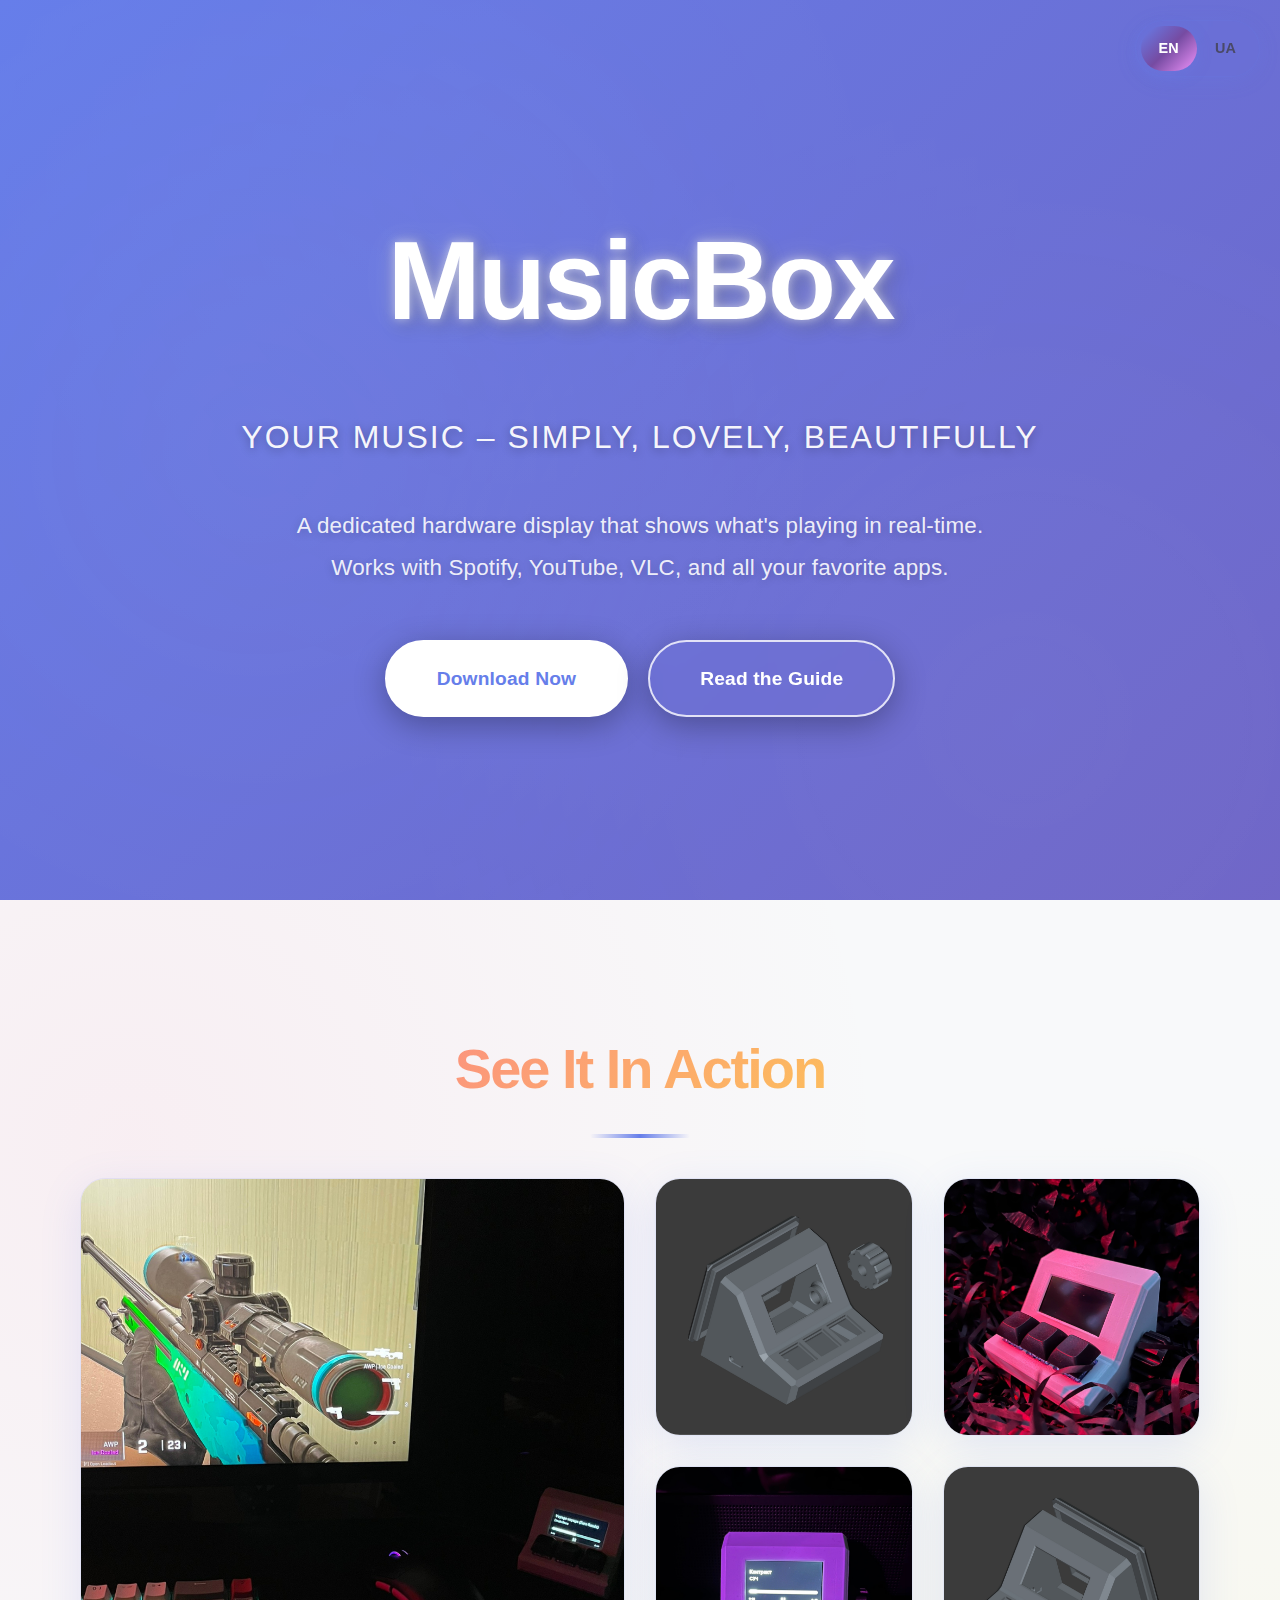
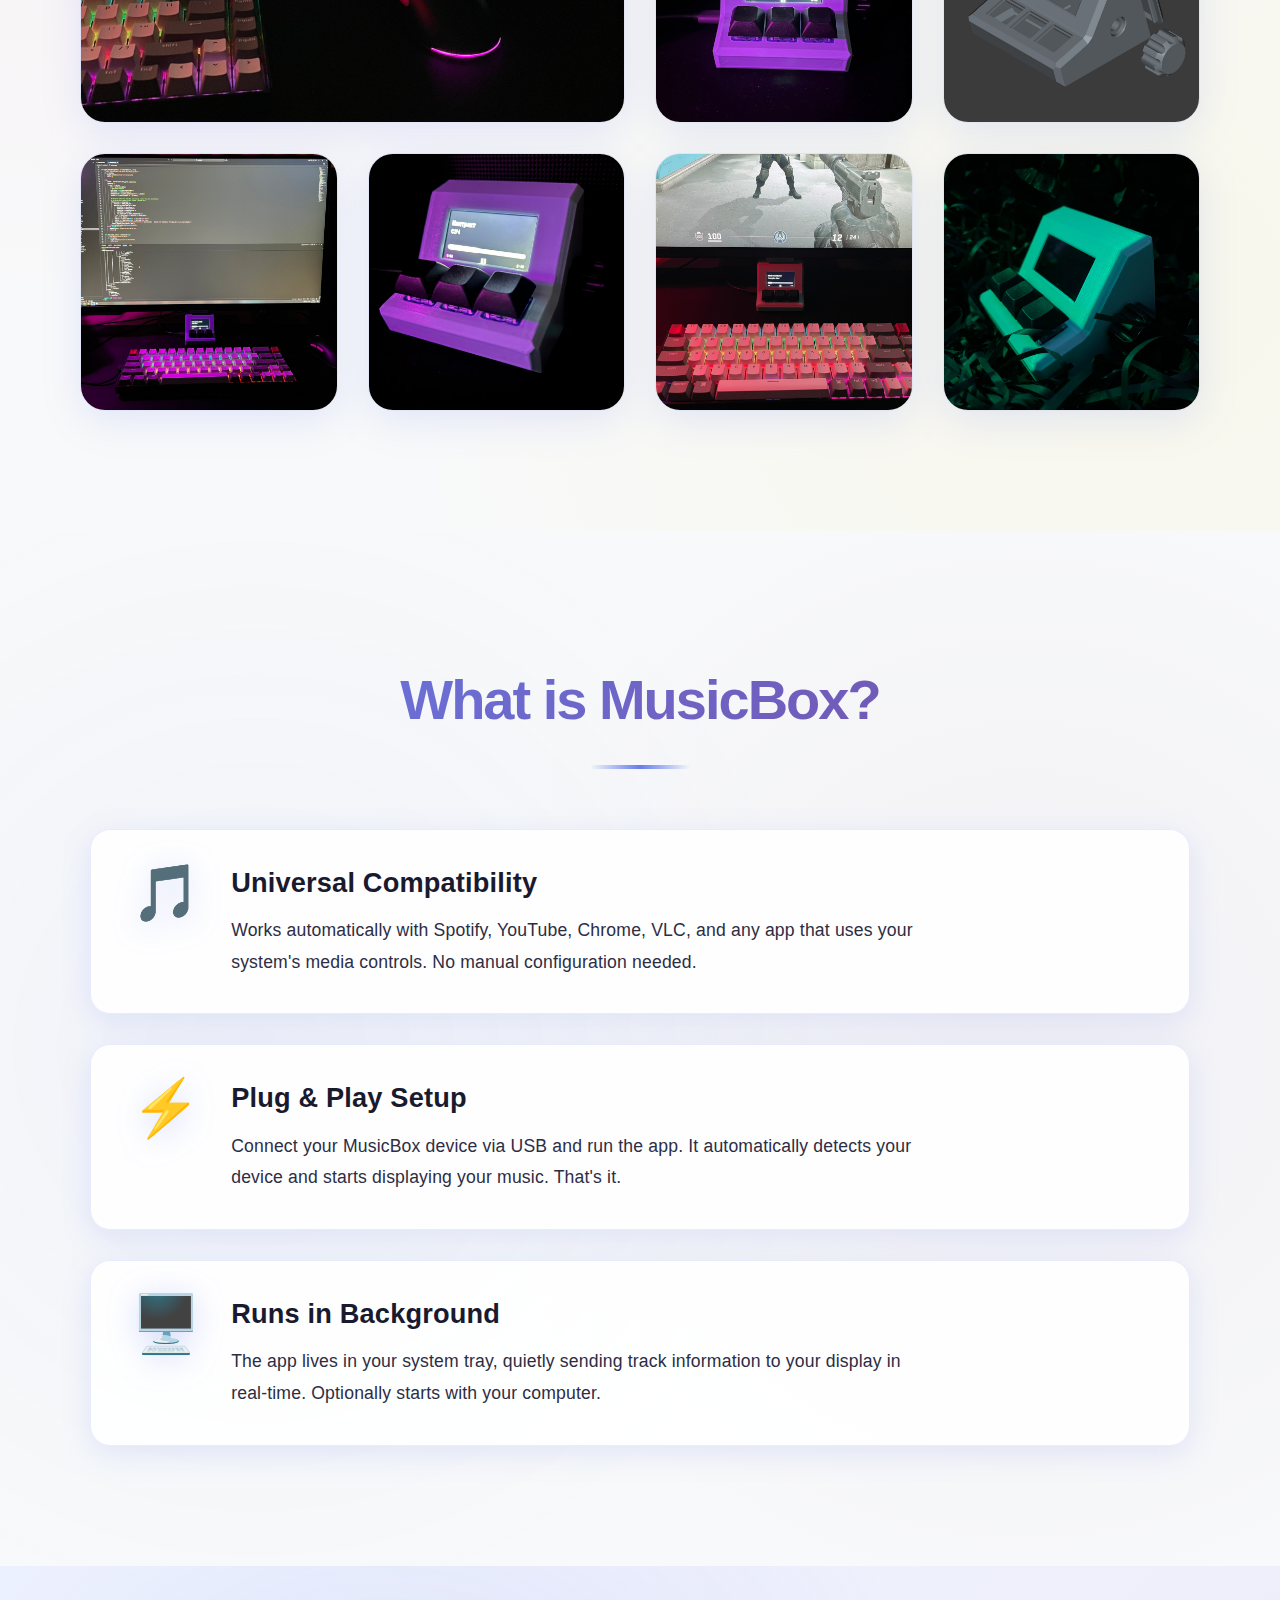
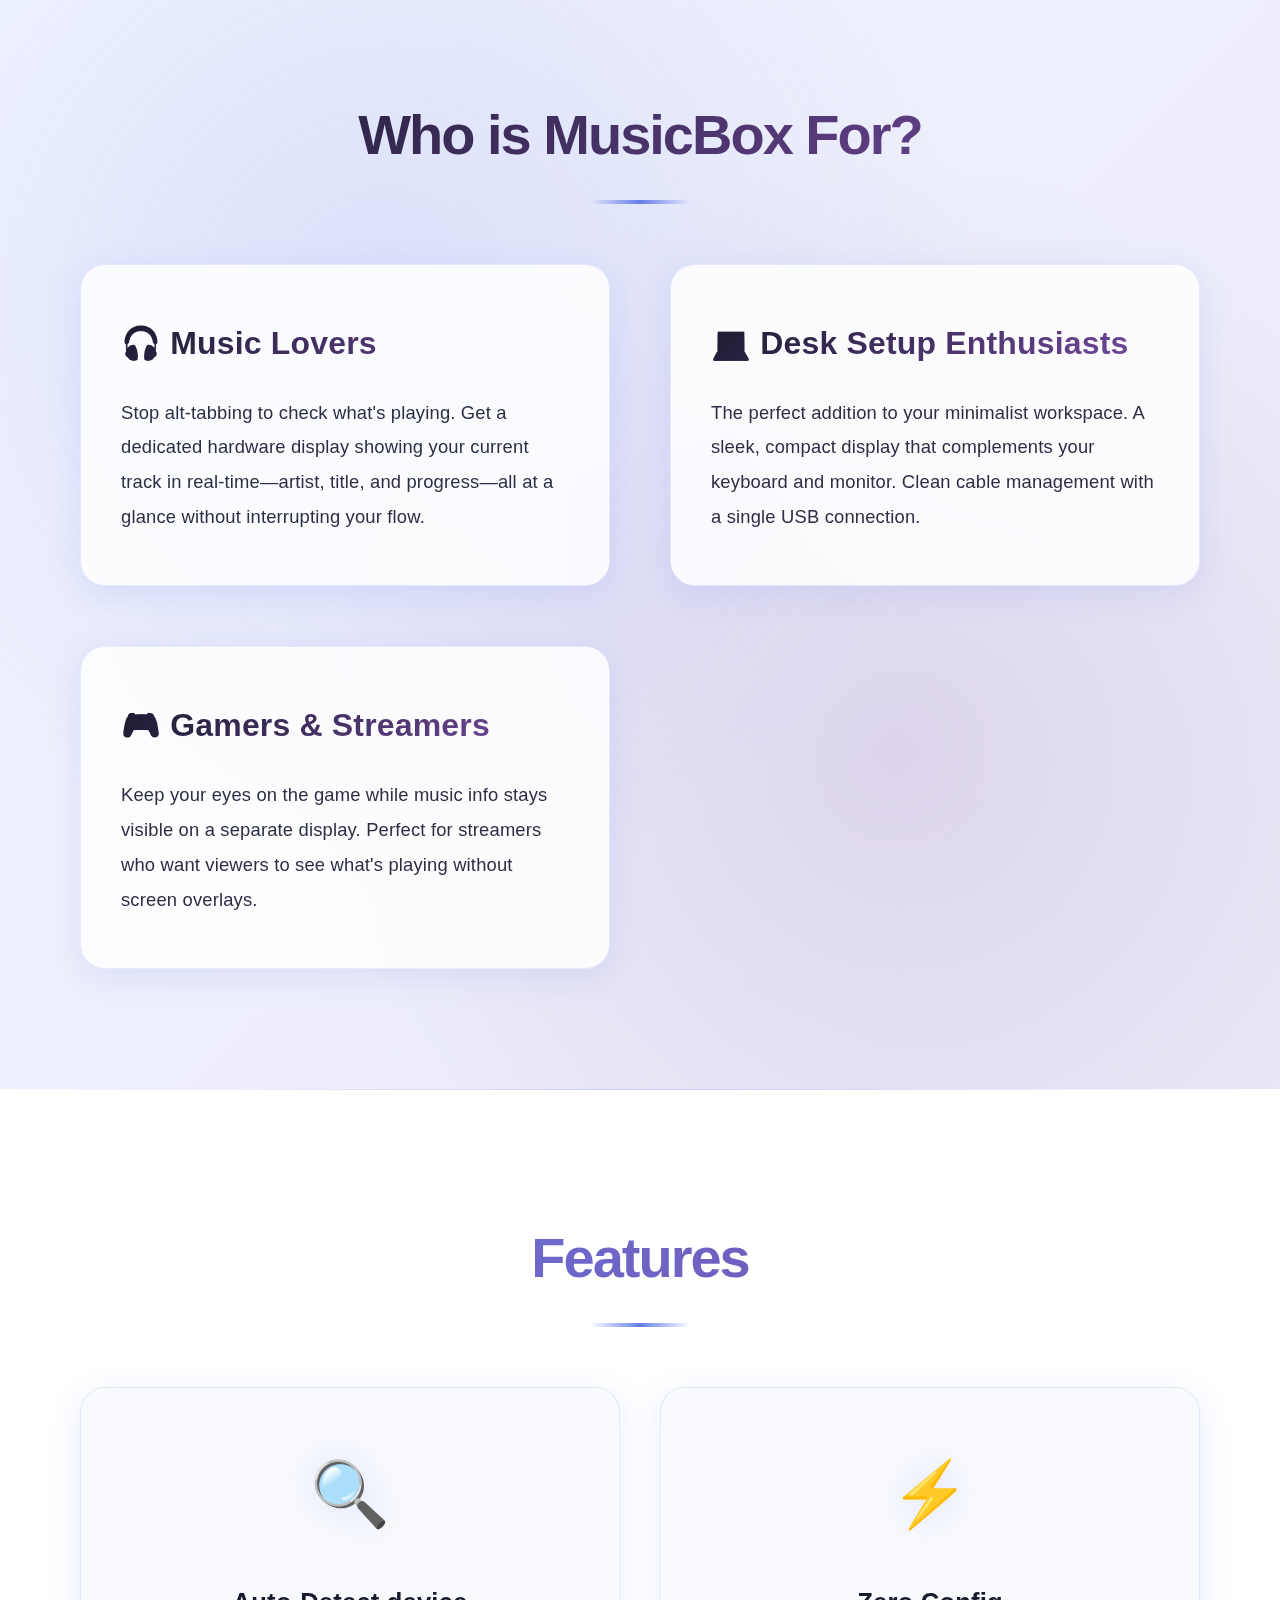
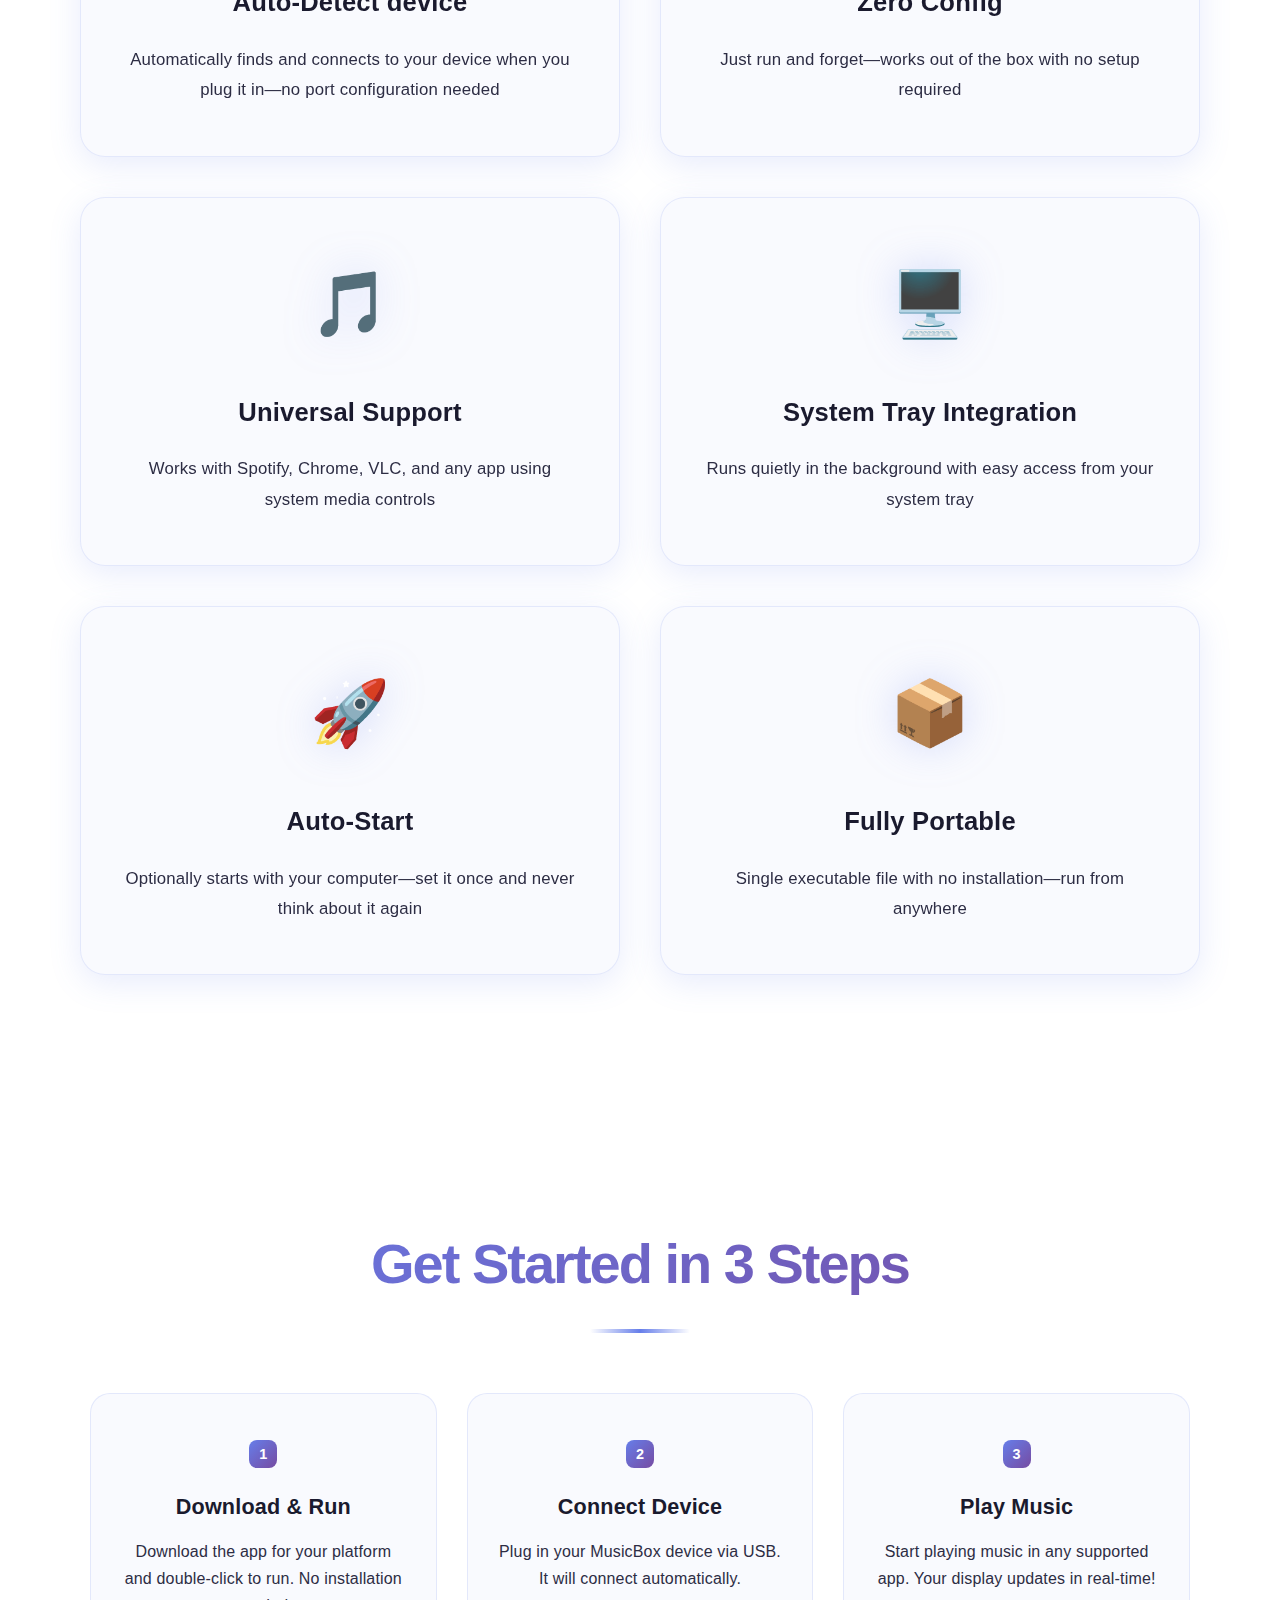
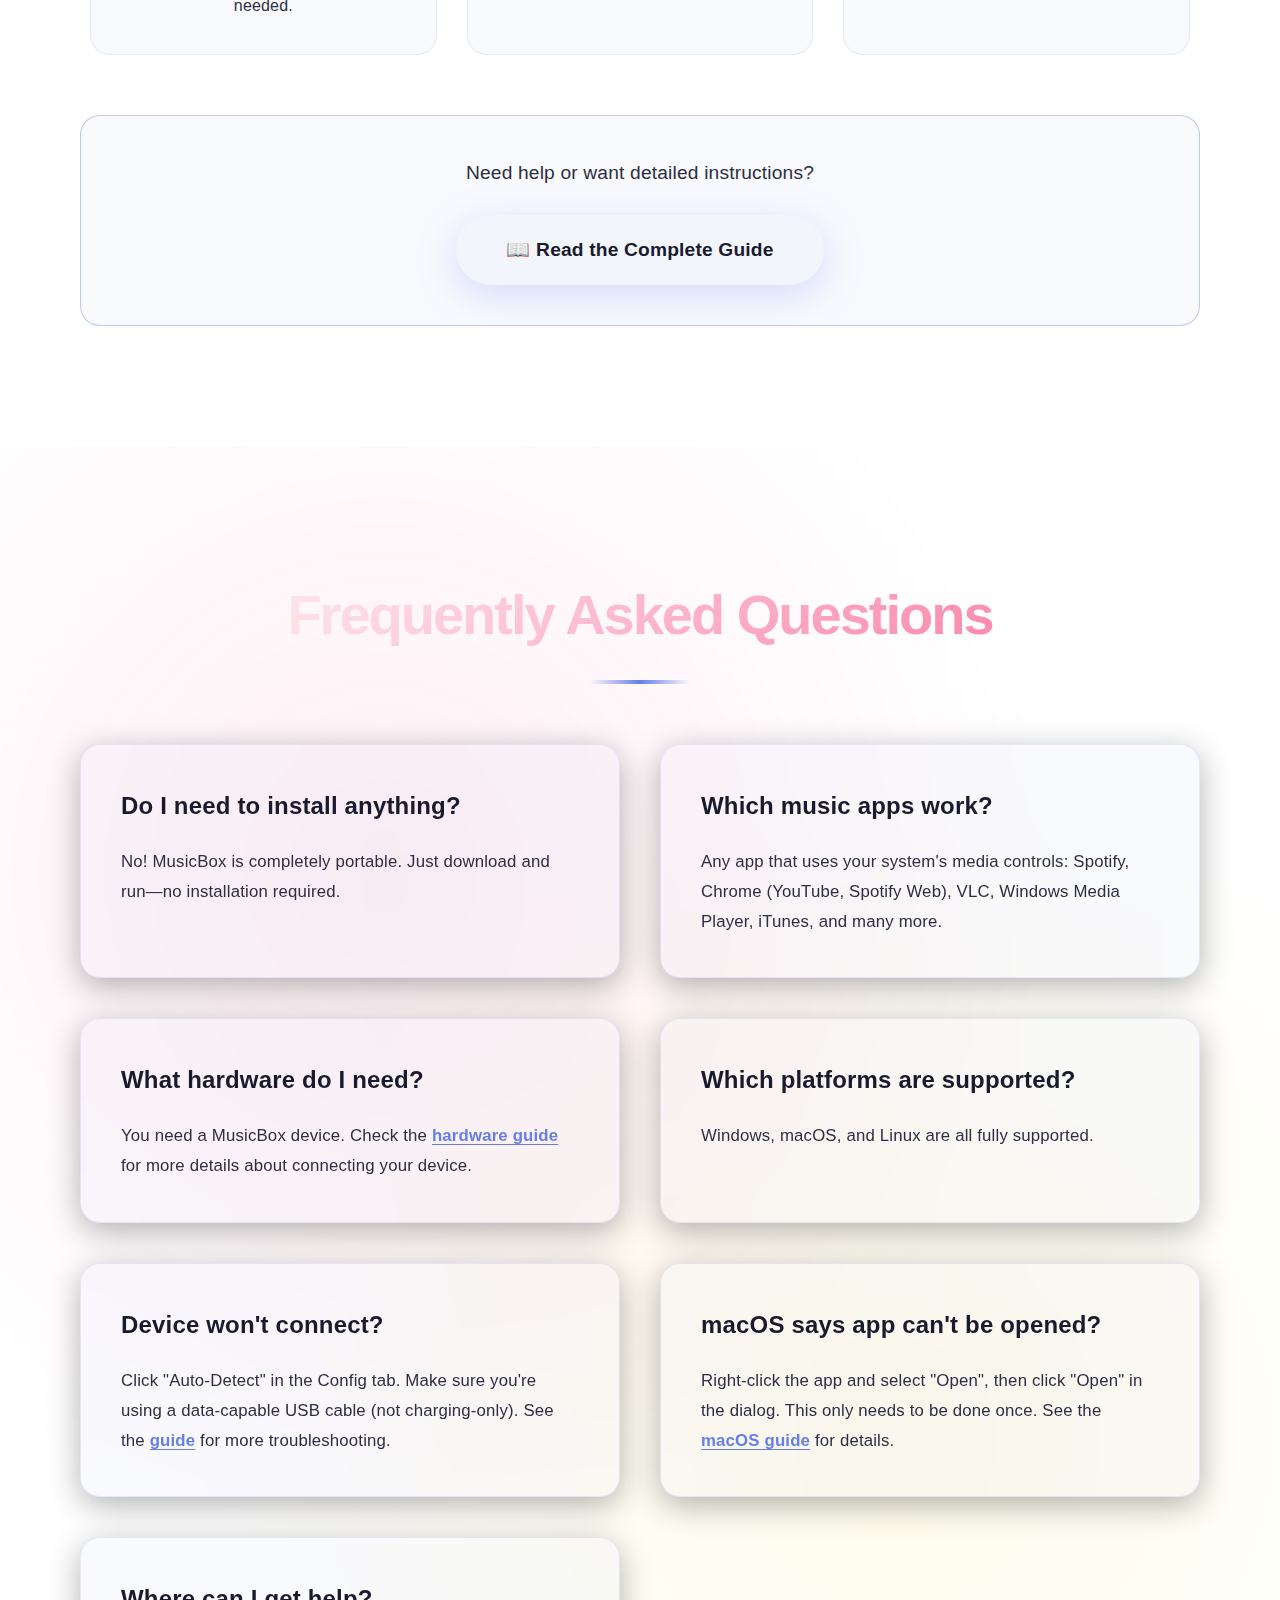
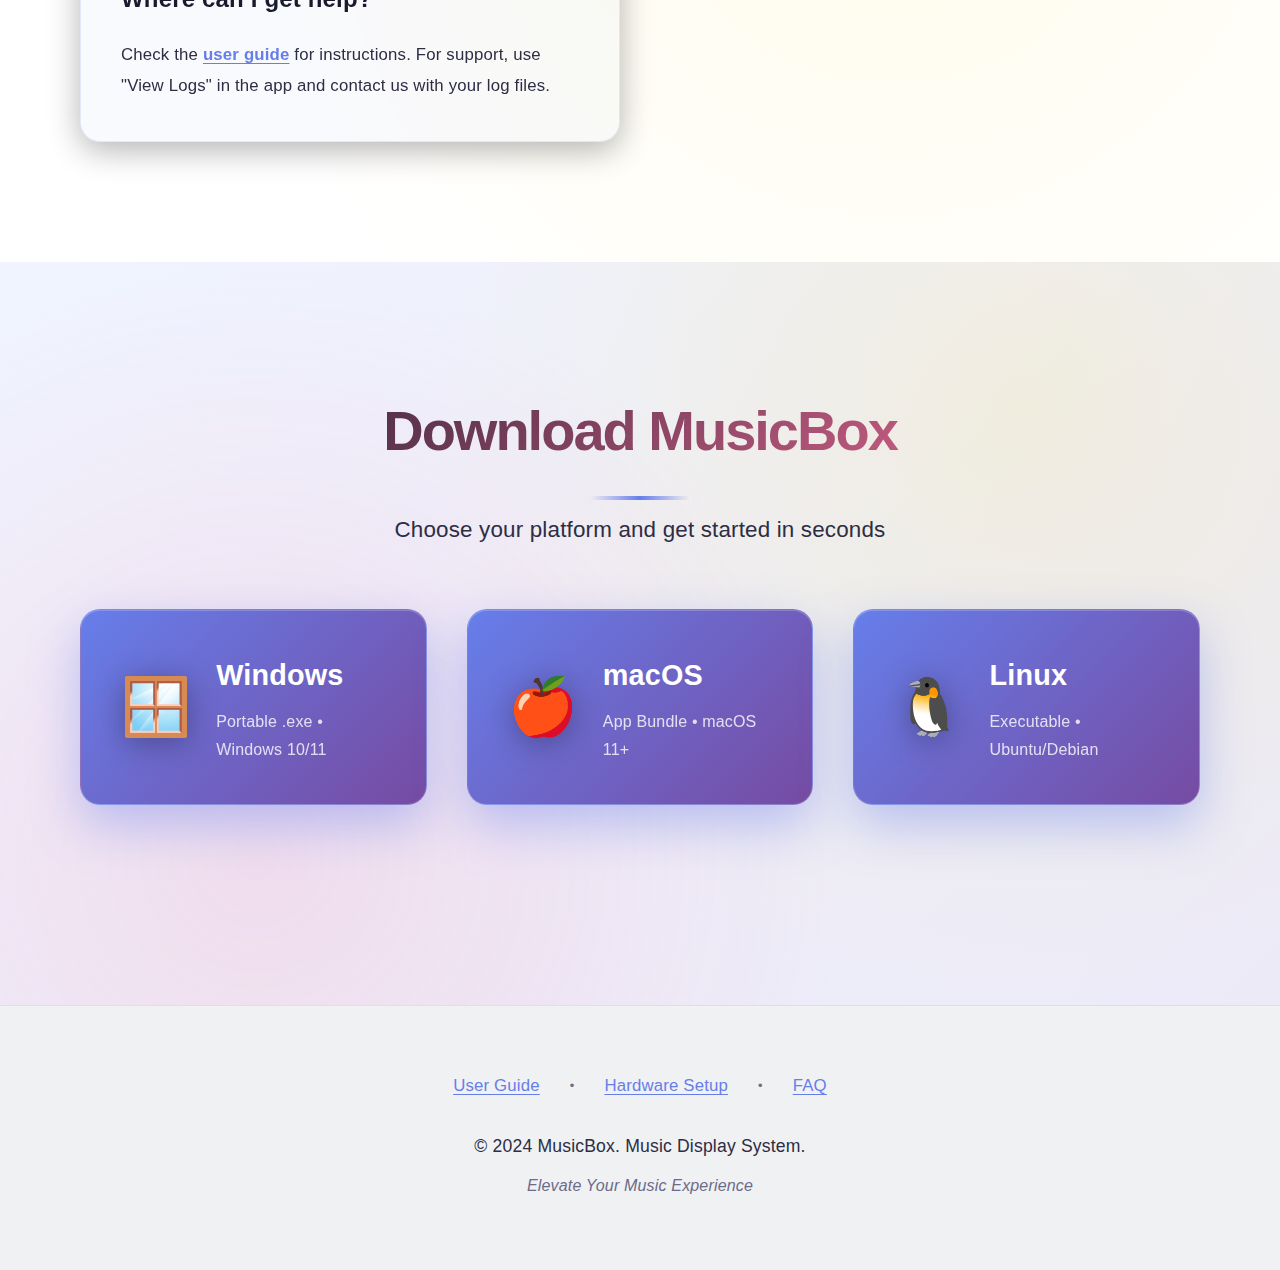
<file: index.html>
<!DOCTYPE html>
<html lang="en">
<head>
    <meta charset="UTF-8">
    <meta name="viewport" content="width=device-width, initial-scale=1.0">
    <meta name="color-scheme" content="light dark">
    <meta name="description" content="MusicBox - A dedicated hardware display that shows what's playing in real-time. Works with Spotify, YouTube, VLC, and all your favorite apps.">
    <title>MusicBox - Music Display System</title>
    <link rel="stylesheet" href="styles.css">
    <link rel="alternate" hreflang="uk" href="index-uk.html">
    <link rel="alternate" hreflang="en" href="index.html">
</head>
<body>
    <!-- Language Switcher -->
    <nav class="lang-switcher" aria-label="Language selection">
        <a href="index.html" class="active" lang="en" hreflang="en">EN</a>
        <a href="index-uk.html" lang="uk" hreflang="uk">UA</a>
    </nav>

    <!-- Hero Section -->
    <header class="hero">
        <div class="hero-background"></div>
        <div class="container">
            <div class="hero-content">
                <h1 class="glitch" data-text="MusicBox">MusicBox</h1>
                <p class="tagline">Your music – simply, lovely, beautifully</p>
                <p class="description">
                  A dedicated hardware display that shows what's playing in real-time.
                </br>
                  Works with Spotify, YouTube, VLC, and all your favorite apps.
                </p>
                <div class="hero-cta">
                    <a href="#download" class="cta-button primary-cta">Download Now</a>
                    <a href="guide.html" class="cta-button secondary-cta">Read the Guide</a>
                </div>
            </div>
        </div>
    </header>

    <!-- Product Photos Section -->
    <section class="photos">
        <div class="container">
            <h2>See It In Action</h2>
            <p class="section-subtitle"></p>

            <div class="gallery">
                <div class="gallery-item gallery-large">
                    <div class="gallery-image">
                        <img src="images/8.png" alt="MusicBox display showing current track">
                        <div class="gallery-content">
                            <h3>Always Know What's Playing</h3>
                            <p>See track info at a glance</p>
                        </div>
                    </div>
                </div>

                <div class="gallery-item">
                    <div class="gallery-image">
                        <img src="images/2.png" alt="MusicBox device on desk">
                        <div class="gallery-content">
                            <h3>On Your Desk</h3>
                            <p>Compact and stylish</p>
                        </div>
                    </div>
                </div>

                <div class="gallery-item">
                    <div class="gallery-image">
                        <img src="images/4.png" alt="MusicBox connected via USB">
                        <div class="gallery-content">
                            <h3>Simple Connection</h3>
                            <p>Just plug in via USB</p>
                        </div>
                    </div>
                </div>

                <div class="gallery-item">
                    <div class="gallery-image">
                        <img src="images/3.png" alt="MusicBox hardware device">
                        <div class="gallery-content">
                            <h3>Quality Hardware</h3>
                            <p>Built to last</p>
                        </div>
                    </div>
                </div>

                <div class="gallery-item">
                    <div class="gallery-image">
                        <img src="images/1.png" alt="MusicBox app interface">
                        <div class="gallery-content">
                            <h3>Easy to Use</h3>
                            <p>Simple interface</p>
                        </div>
                    </div>
                </div>

                <div class="gallery-item">
                    <div class="gallery-image">
                        <img src="images/9.png" alt="MusicBox showing album art">
                        <div class="gallery-content">
                            <h3>Beautiful Display</h3>
                            <p>Simple design and clarity</p>
                        </div>
                    </div>
                </div>

                <div class="gallery-item">
                    <div class="gallery-image">
                        <img src="images/7.png" alt="MusicBox in workspace">
                        <div class="gallery-content">
                            <h3>Perfect for Any Setup</h3>
                            <p>Fits your workspace style</p>
                        </div>
                    </div>
                </div>

                <div class="gallery-item">
                    <div class="gallery-image">
                        <img src="images/5.png" alt="MusicBox close-up view">
                        <div class="gallery-content">
                            <h3>Sleek Design</h3>
                            <p>Modern and minimal</p>
                        </div>
                    </div>
                </div>

                <div class="gallery-item">
                    <div class="gallery-image">
                        <img src="images/6.png" alt="MusicBox with lighting">
                        <div class="gallery-content">
                            <h3>Works Anywhere</h3>
                            <p>Day or night visibility</p>
                        </div>
                    </div>
                </div>
            </div>
        </div>
    </section>

    <!-- What is MusicBox Section -->
    <section class="about-program">
        <div class="container">
            <h2>What is MusicBox?</h2>
            <div class="about-content">
                <div class="about-text">
                    <div class="value-props">
                        <div class="value-prop">
                            <div class="value-icon">🎵</div>
                            <div>
                                <h3>Universal Compatibility</h3>
                                <p>Works automatically with Spotify, YouTube, Chrome, VLC, and any app that uses your system's media controls. No manual configuration needed.</p>
                            </div>
                        </div>

                        <div class="value-prop">
                            <div class="value-icon">⚡</div>
                            <div>
                                <h3>Plug & Play Setup</h3>
                                <p>Connect your MusicBox device via USB and run the app. It automatically detects your device and starts displaying your music. That's it.</p>
                            </div>
                        </div>

                        <div class="value-prop">
                            <div class="value-icon">🖥️</div>
                            <div>
                                <h3>Runs in Background</h3>
                                <p>The app lives in your system tray, quietly sending track information to your display in real-time. Optionally starts with your computer.</p>
                            </div>
                        </div>
                    </div>
                </div>
            </div>
        </div>
    </section>

    <!-- Who It's For Section -->
    <section class="marketing">
        <div class="container">
            <h2>Who is MusicBox For?</h2>
            <div class="marketing-content">
                <div class="marketing-item">
                    <h3>🎧 Music Lovers</h3>
                    <p>Stop alt-tabbing to check what's playing. Get a dedicated hardware display showing your current track in real-time—artist, title, and progress—all at a glance without interrupting your flow.</p>
                </div>
                <div class="marketing-item">
                    <h3>💻 Desk Setup Enthusiasts</h3>
                    <p>The perfect addition to your minimalist workspace. A sleek, compact display that complements your keyboard and monitor. Clean cable management with a single USB connection.</p>
                </div>
                <div class="marketing-item">
                    <h3>🎮 Gamers & Streamers</h3>
                    <p>Keep your eyes on the game while music info stays visible on a separate display. Perfect for streamers who want viewers to see what's playing without screen overlays.</p>
                </div>
            </div>
        </div>
    </section>

    <!-- Features Section -->
    <section class="features">
        <div class="container">
            <h2>Features</h2>
            <div class="features-grid">
                <div class="feature">
                    <div class="feature-icon">🔍</div>
                    <h3>Auto-Detect device</h3>
                    <p>Automatically finds and connects to your device when you plug it in—no port configuration needed</p>
                </div>
                <div class="feature">
                    <div class="feature-icon">⚡</div>
                    <h3>Zero Config</h3>
                    <p>Just run and forget—works out of the box with no setup required</p>
                </div>
                <div class="feature">
                    <div class="feature-icon">🎵</div>
                    <h3>Universal Support</h3>
                    <p>Works with Spotify, Chrome, VLC, and any app using system media controls</p>
                </div>
                <div class="feature">
                    <div class="feature-icon">🖥️</div>
                    <h3>System Tray Integration</h3>
                    <p>Runs quietly in the background with easy access from your system tray</p>
                </div>
                <div class="feature">
                    <div class="feature-icon">🚀</div>
                    <h3>Auto-Start</h3>
                    <p>Optionally starts with your computer—set it once and never think about it again</p>
                </div>
                <div class="feature">
                    <div class="feature-icon">📦</div>
                    <h3>Fully Portable</h3>
                    <p>Single executable file with no installation—run from anywhere</p>
                </div>
            </div>
        </div>
    </section>

    <!-- Quick Start Section -->
    <section class="quick-start">
        <div class="container">
            <h2>Get Started in 3 Steps</h2>
            <div class="steps">
                <div class="step">
                    <div class="step-number">1</div>
                    <h3>Download & Run</h3>
                    <p>Download the app for your platform and double-click to run. No installation needed.</p>
                </div>
                <div class="step">
                    <div class="step-number">2</div>
                    <h3>Connect Device</h3>
                    <p>Plug in your MusicBox device via USB. It will connect automatically.</p>
                </div>
                <div class="step">
                    <div class="step-number">3</div>
                    <h3>Play Music</h3>
                    <p>Start playing music in any supported app. Your display updates in real-time!</p>
                </div>
            </div>

            <div class="guide-cta">
                <p>Need help or want detailed instructions?</p>
                <a href="guide.html" class="guide-button">📖 Read the Complete Guide</a>
            </div>
        </div>
    </section>

    <!-- FAQ Section -->
    <section class="faq" id="faq">
        <div class="container">
            <h2>Frequently Asked Questions</h2>
            <div class="faq-grid">
                <div class="faq-item" id="faq-installation">
                    <h3>Do I need to install anything?</h3>
                    <p>No! MusicBox is completely portable. Just download and run—no installation required.</p>
                </div>

                <div class="faq-item" id="faq-supported-apps">
                    <h3>Which music apps work?</h3>
                    <p>Any app that uses your system's media controls: Spotify, Chrome (YouTube, Spotify Web), VLC, Windows Media Player, iTunes, and many more.</p>
                </div>

                <div class="faq-item" id="faq-hardware">
                    <h3>What hardware do I need?</h3>
                    <p>You need a MusicBox device. Check the <a href="guide.html#hardware-setup">hardware guide</a> for more details about connecting your device.</p>
                </div>

                <div class="faq-item" id="faq-platforms">
                    <h3>Which platforms are supported?</h3>
                    <p>Windows, macOS, and Linux are all fully supported.</p>
                </div>

                <div class="faq-item" id="faq-device-connection">
                    <h3>Device won't connect?</h3>
                    <p>Click "Auto-Detect" in the Config tab. Make sure you're using a data-capable USB cable (not charging-only). See the <a href="guide.html#troubleshooting-connection">guide</a> for more troubleshooting.</p>
                </div>

                <div class="faq-item" id="faq-macos-warning">
                    <h3>macOS says app can't be opened?</h3>
                    <p>Right-click the app and select "Open", then click "Open" in the dialog. This only needs to be done once. See the <a href="guide.html#macos-gatekeeper">macOS guide</a> for details.</p>
                </div>

                <div class="faq-item" id="faq-help">
                    <h3>Where can I get help?</h3>
                    <p>Check the <a href="guide.html">user guide</a> for instructions. For support, use "View Logs" in the app and contact us with your log files.</p>
                </div>
            </div>
        </div>
    </section>

    <!-- Download Section -->
    <section class="download" id="download">
        <div class="container">
            <h2>Download MusicBox</h2>
            <p class="download-subtitle">Choose your platform and get started in seconds</p>

            <div class="download-buttons">
                <a href="https://github.com/golf-team/musicbox-releases/raw/refs/heads/main/windows/MusicBox.exe" class="download-btn primary" download>
                    <span class="platform-icon">🪟</span>
                    <div class="btn-content">
                        <span class="platform">Windows</span>
                        <span class="details">Portable .exe • Windows 10/11</span>
                    </div>
                </a>

                <a href="https://github.com/golf-team/musicbox-releases/raw/refs/heads/main/macos/MusicBox.dmg" class="download-btn primary" download>
                    <span class="platform-icon">🍎</span>
                    <div class="btn-content">
                        <span class="platform">macOS</span>
                        <span class="details">App Bundle • macOS 11+</span>
                    </div>
                </a>

                <a href="https://github.com/golf-team/musicbox-releases/raw/refs/heads/main/linux/MusicBox" class="download-btn primary" download>
                    <span class="platform-icon">🐧</span>
                    <div class="btn-content">
                        <span class="platform">Linux</span>
                        <span class="details">Executable • Ubuntu/Debian</span>
                    </div>
                </a>
            </div>
        </div>
    </section>

    <!-- Footer -->
    <footer>
        <div class="container">
            <div class="footer-content">
                <div class="footer-links">
                    <a href="guide.html">User Guide</a>
                    <span class="separator">•</span>
                    <a href="guide.html#hardware-setup">Hardware Setup</a>
                    <span class="separator">•</span>
                    <a href="#faq">FAQ</a>
                </div>
                <p>&copy; 2024 MusicBox. Music Display System.</p>
                <p class="tagline-footer">Elevate Your Music Experience</p>
            </div>
        </div>
    </footer>
</body>
</html>
</file>
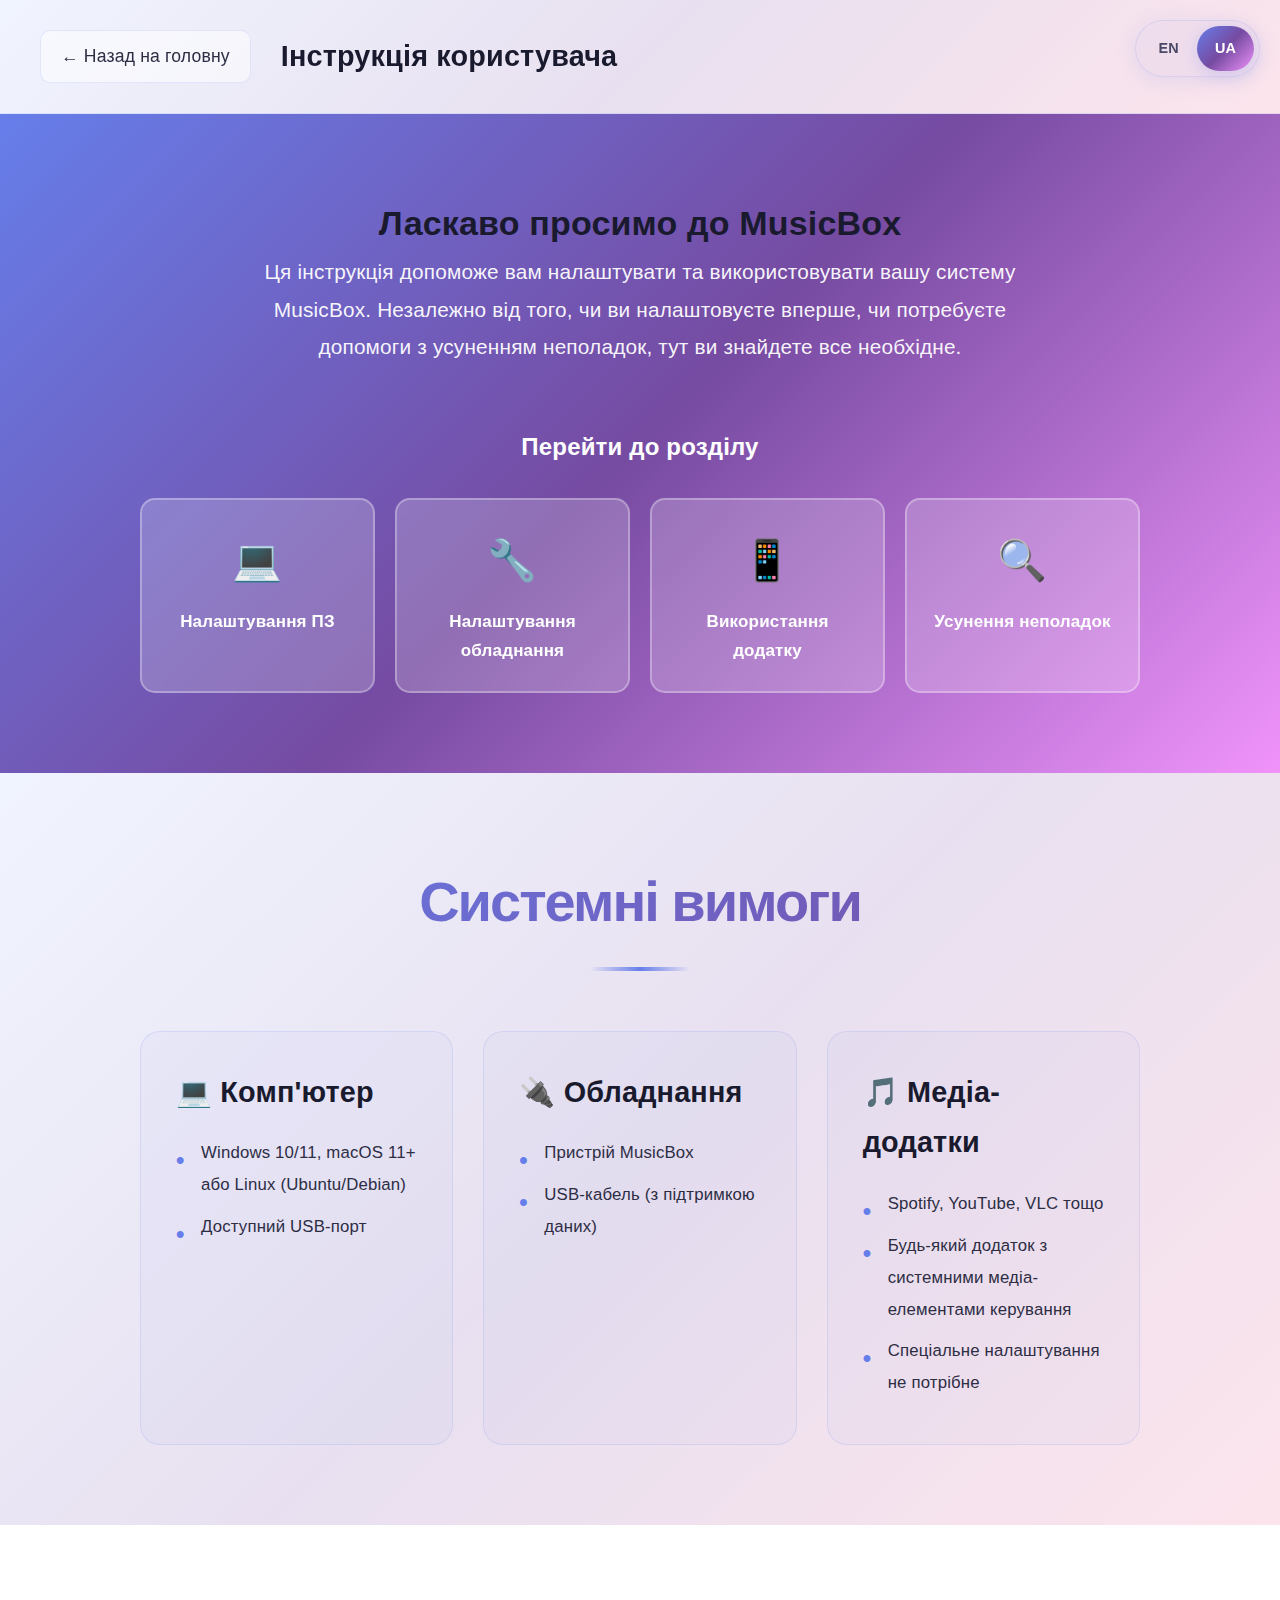
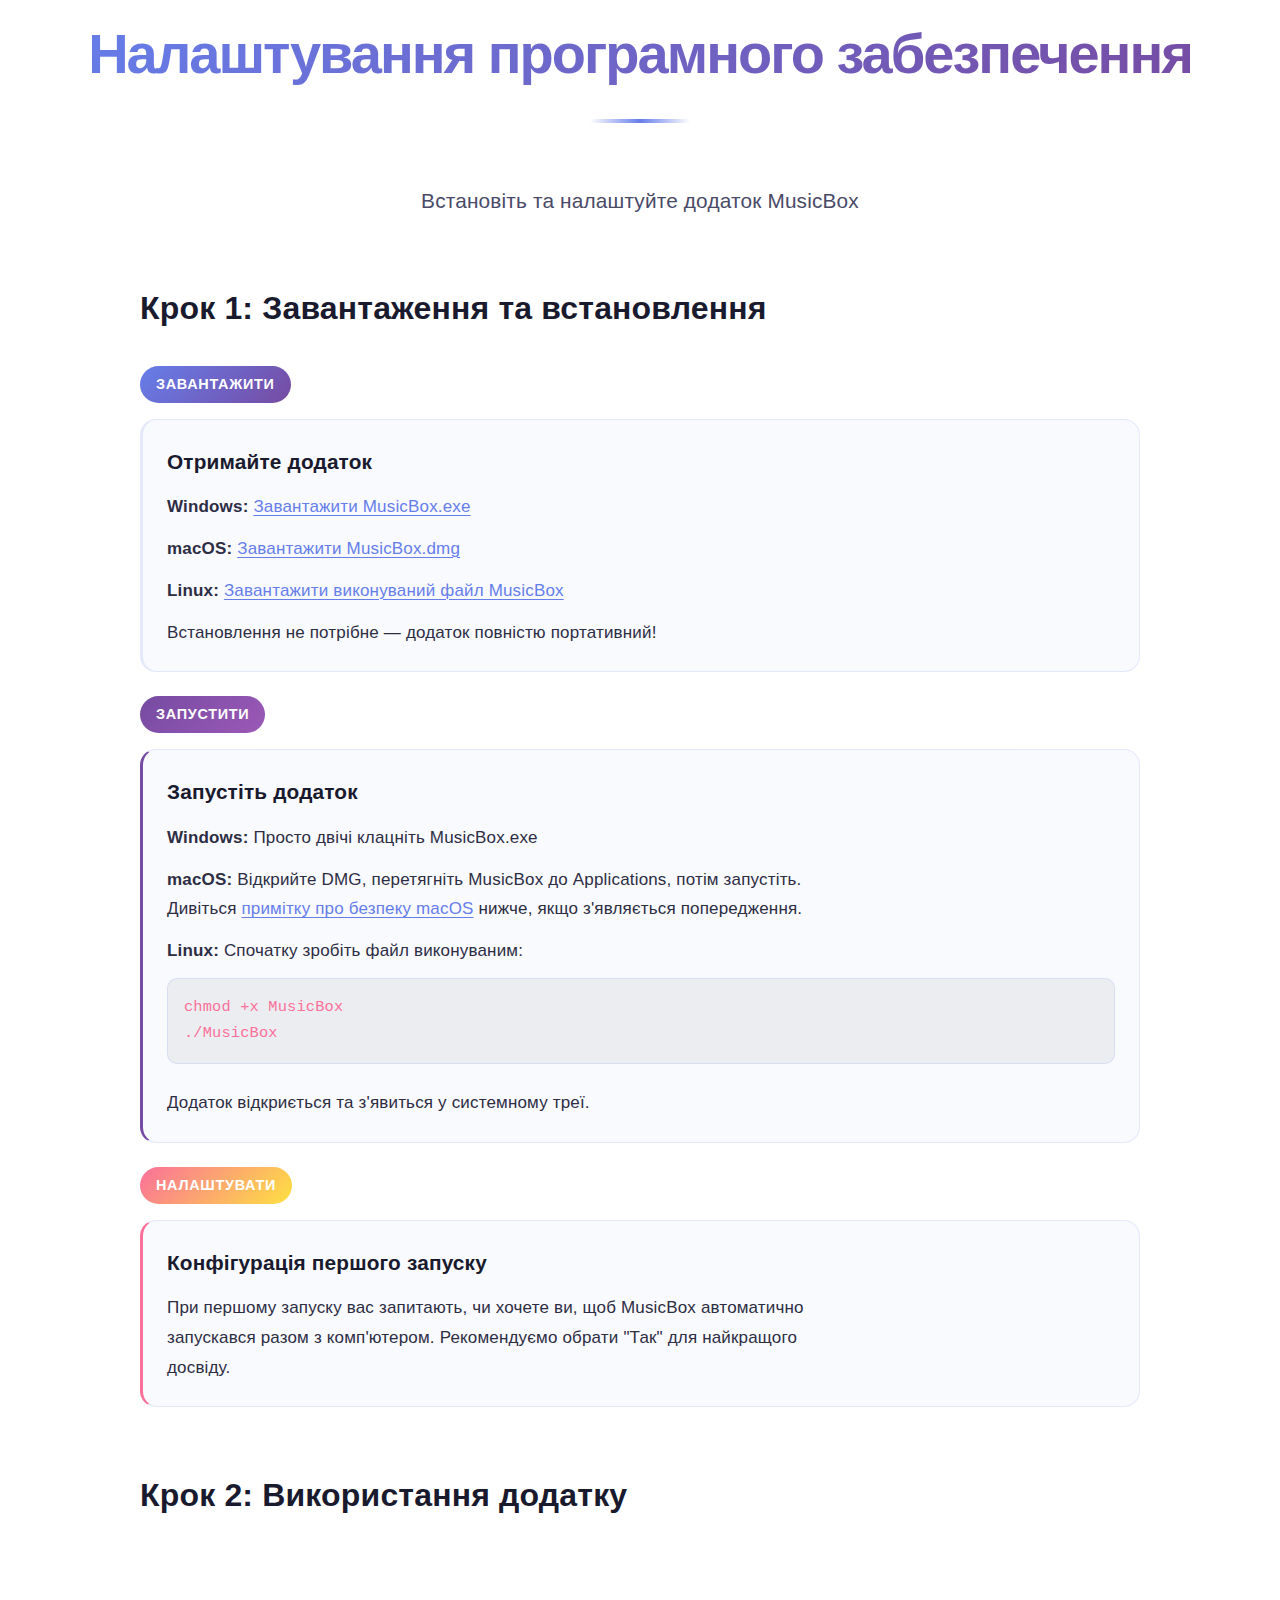
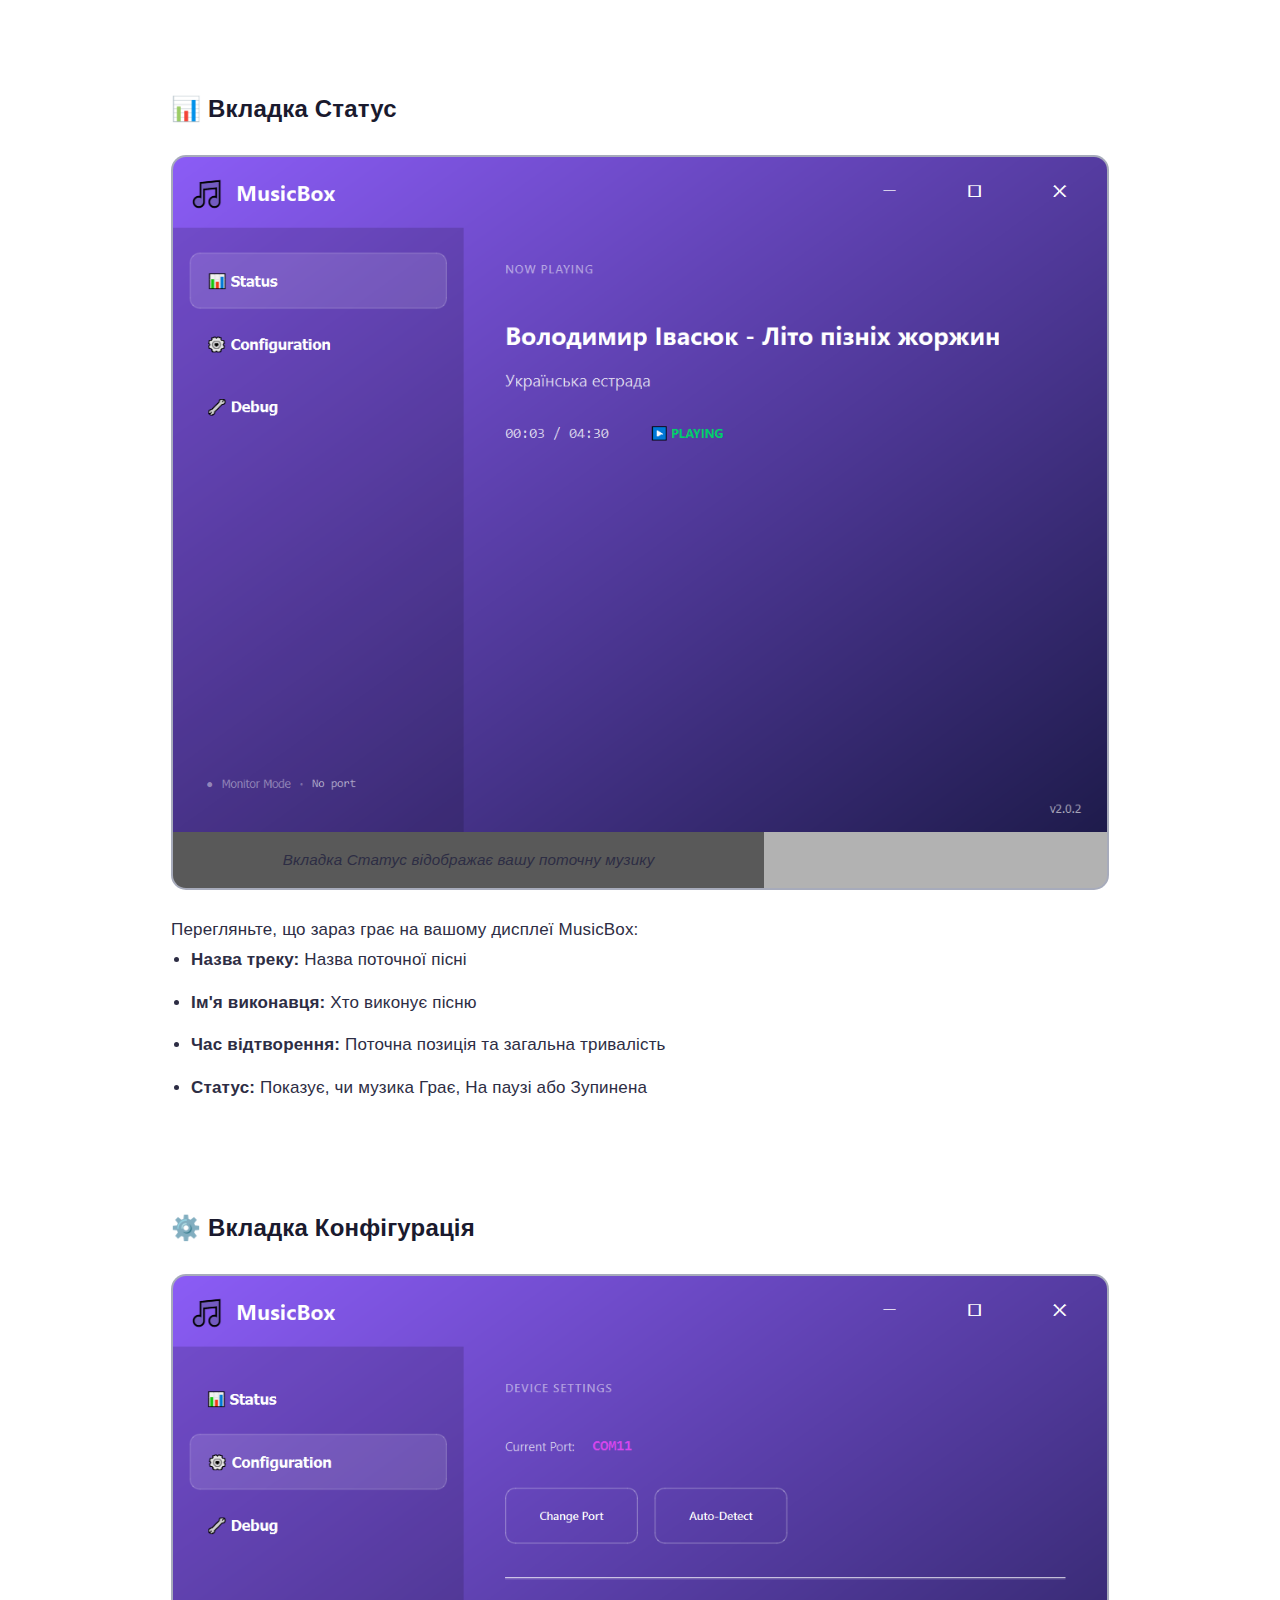
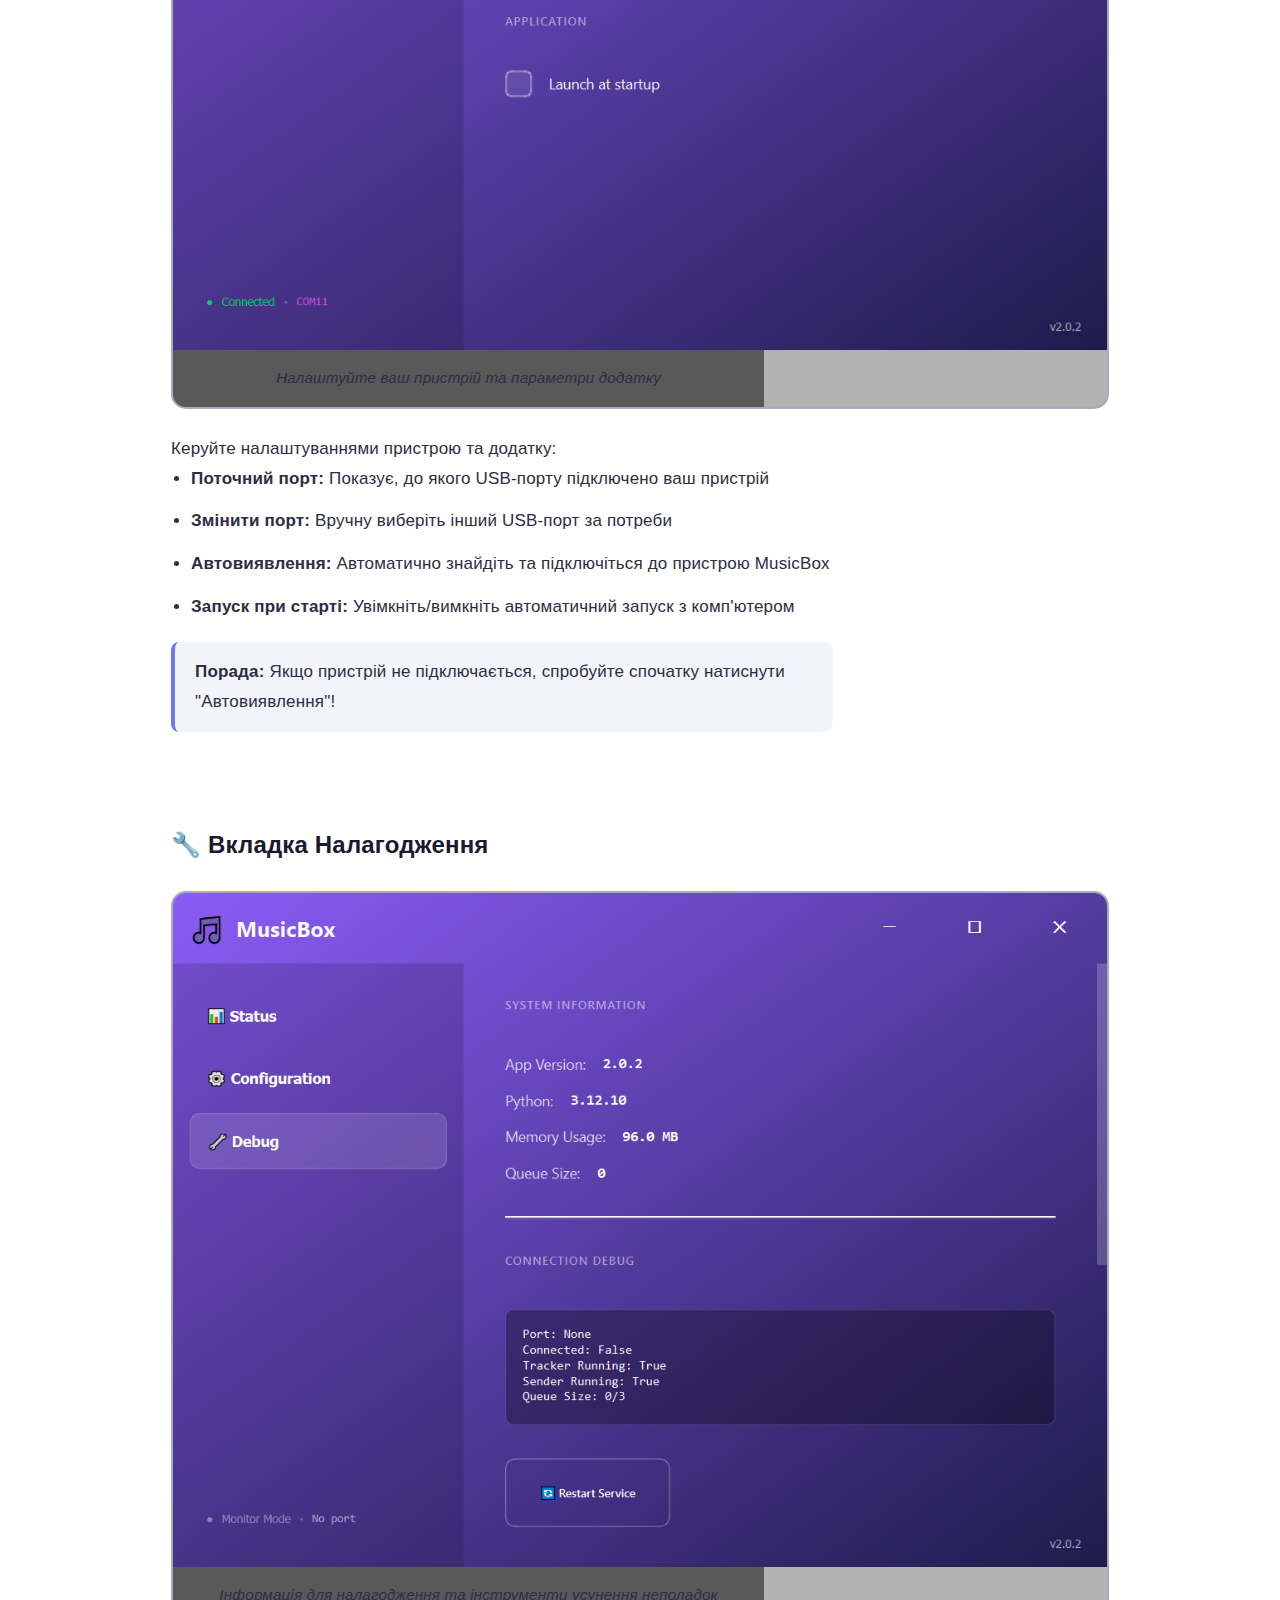
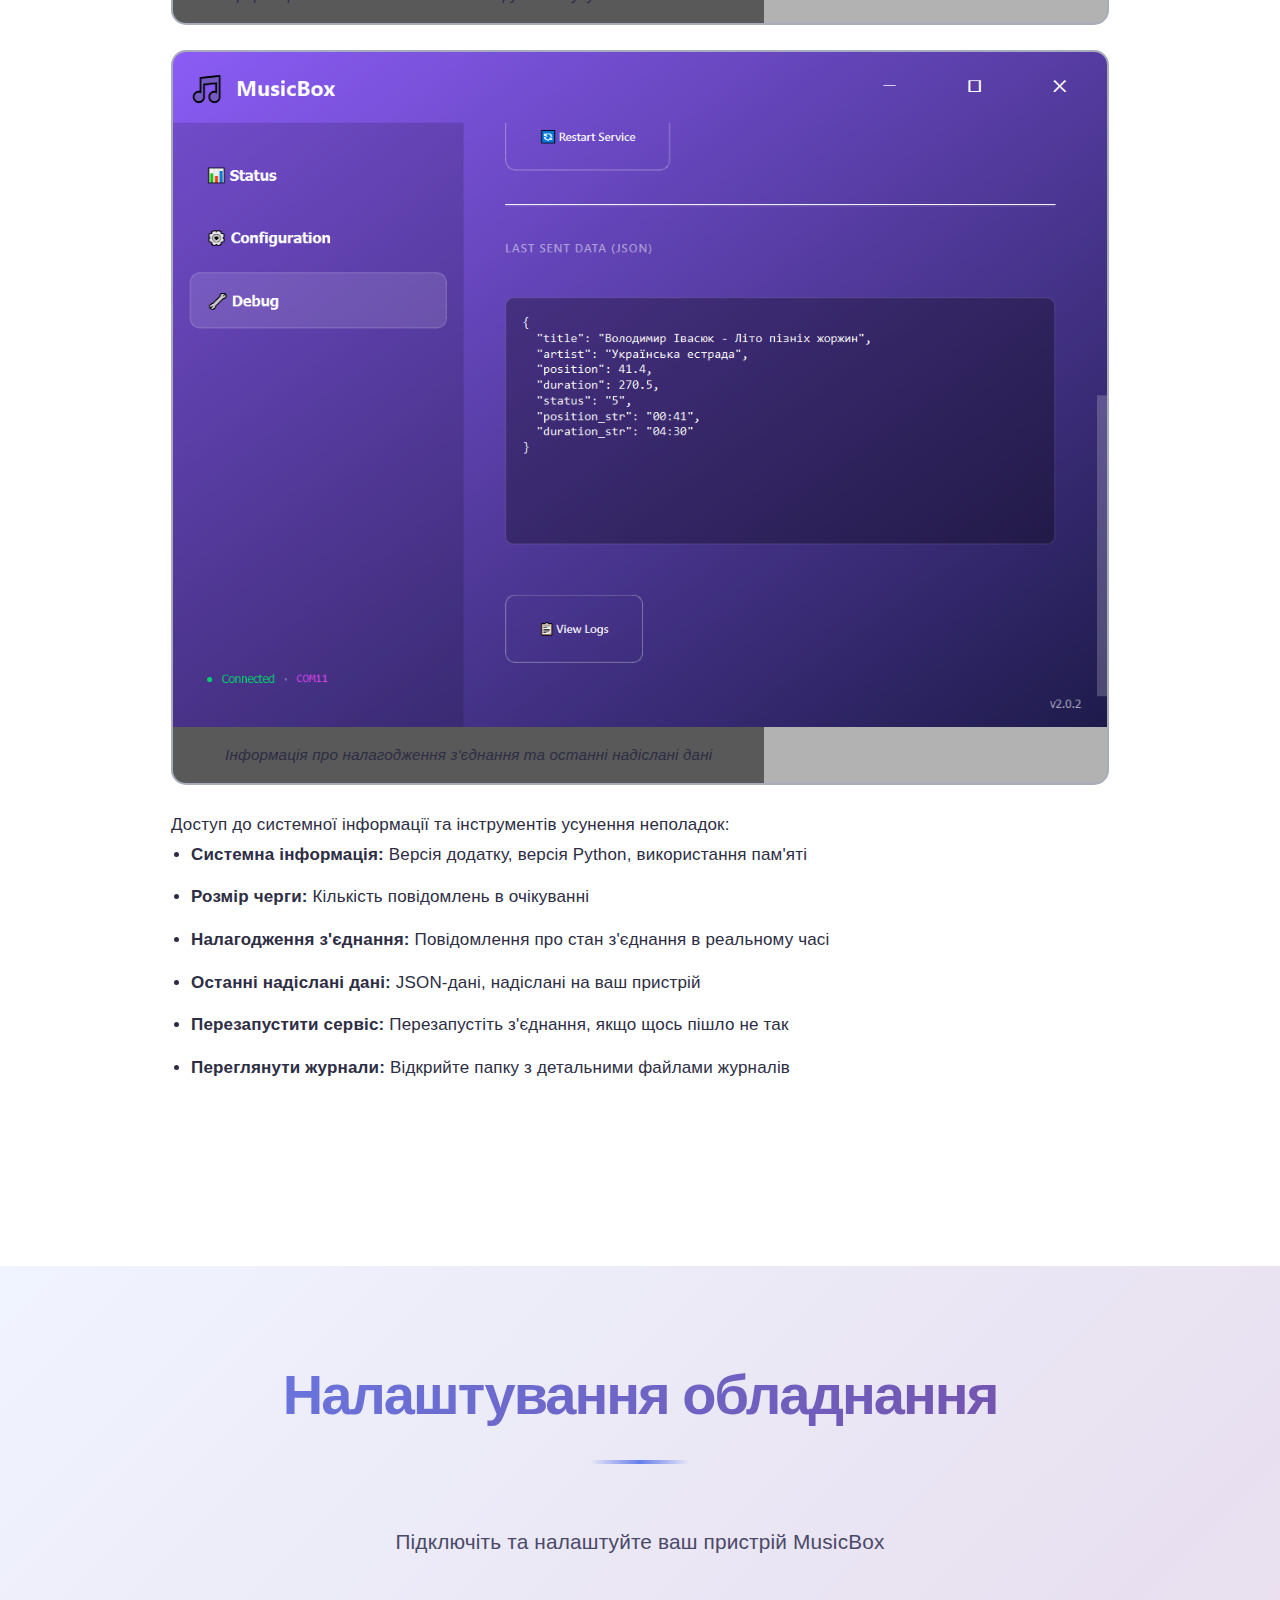
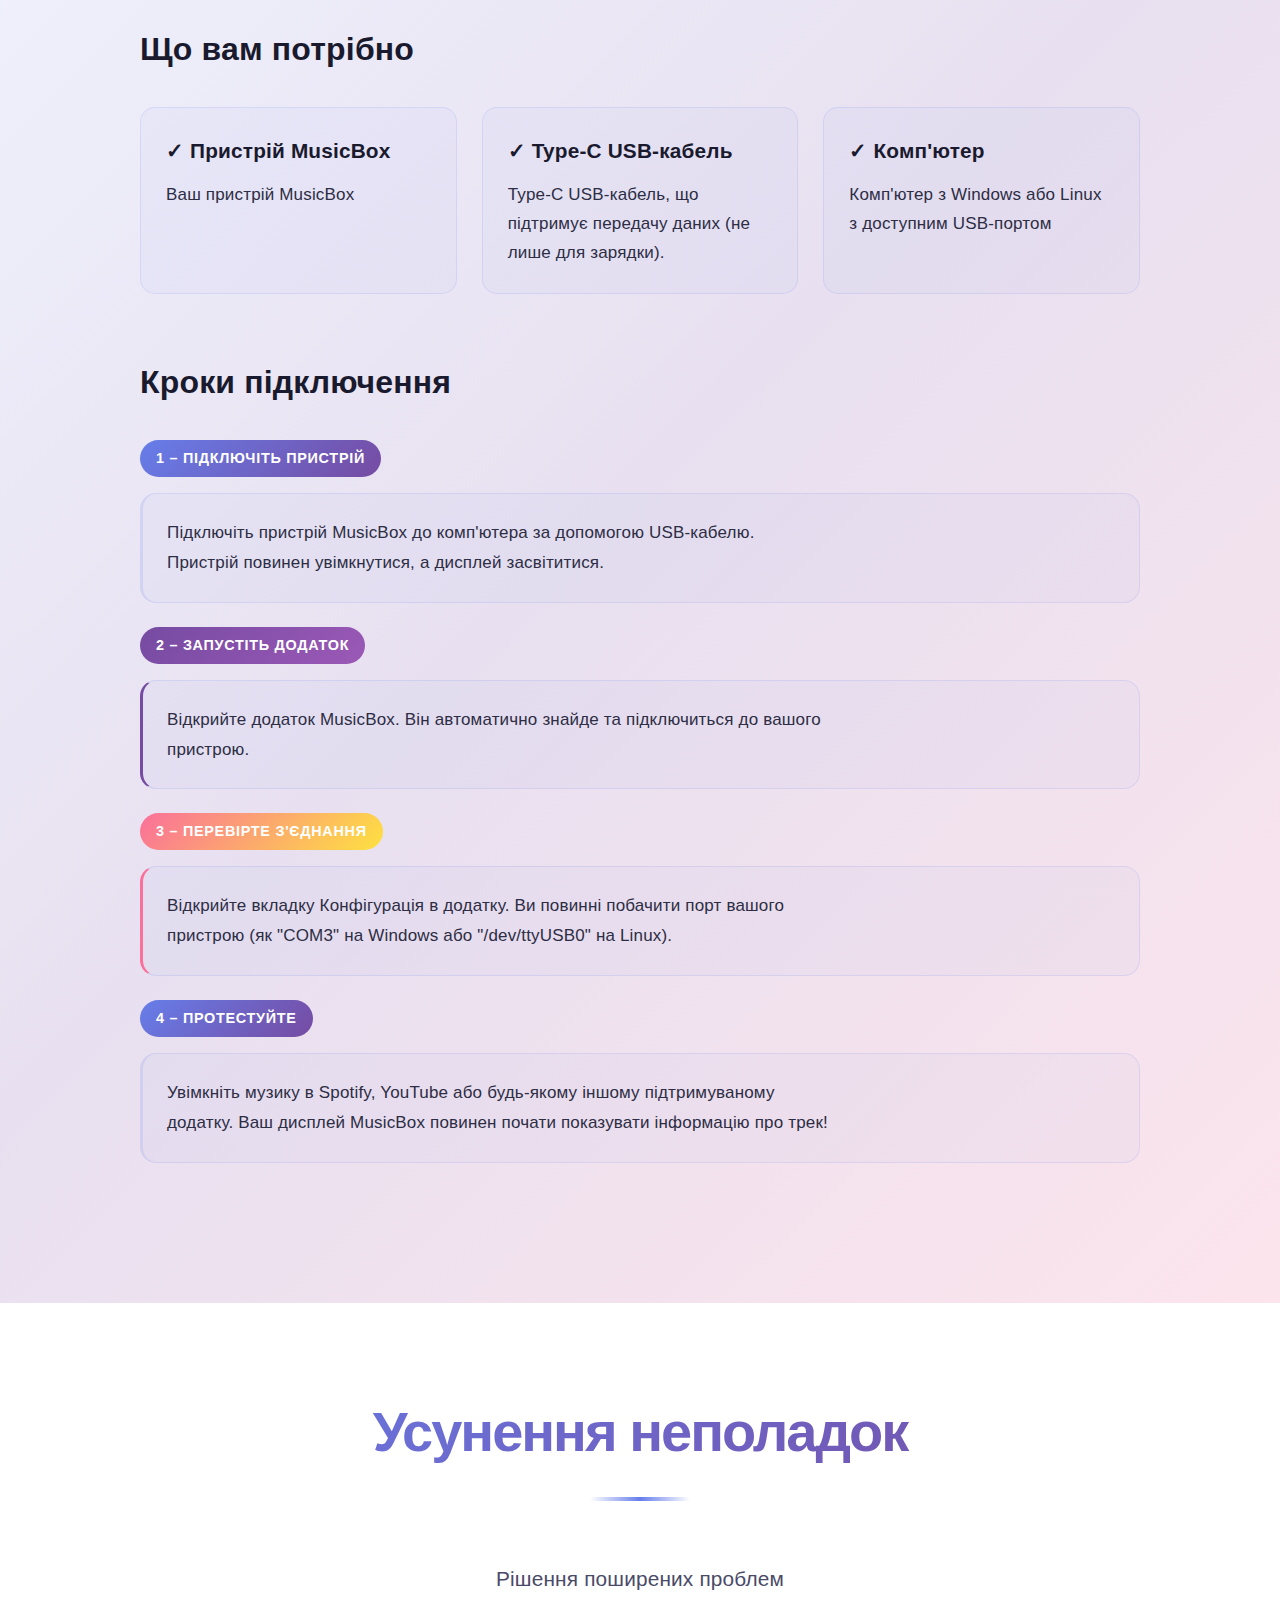
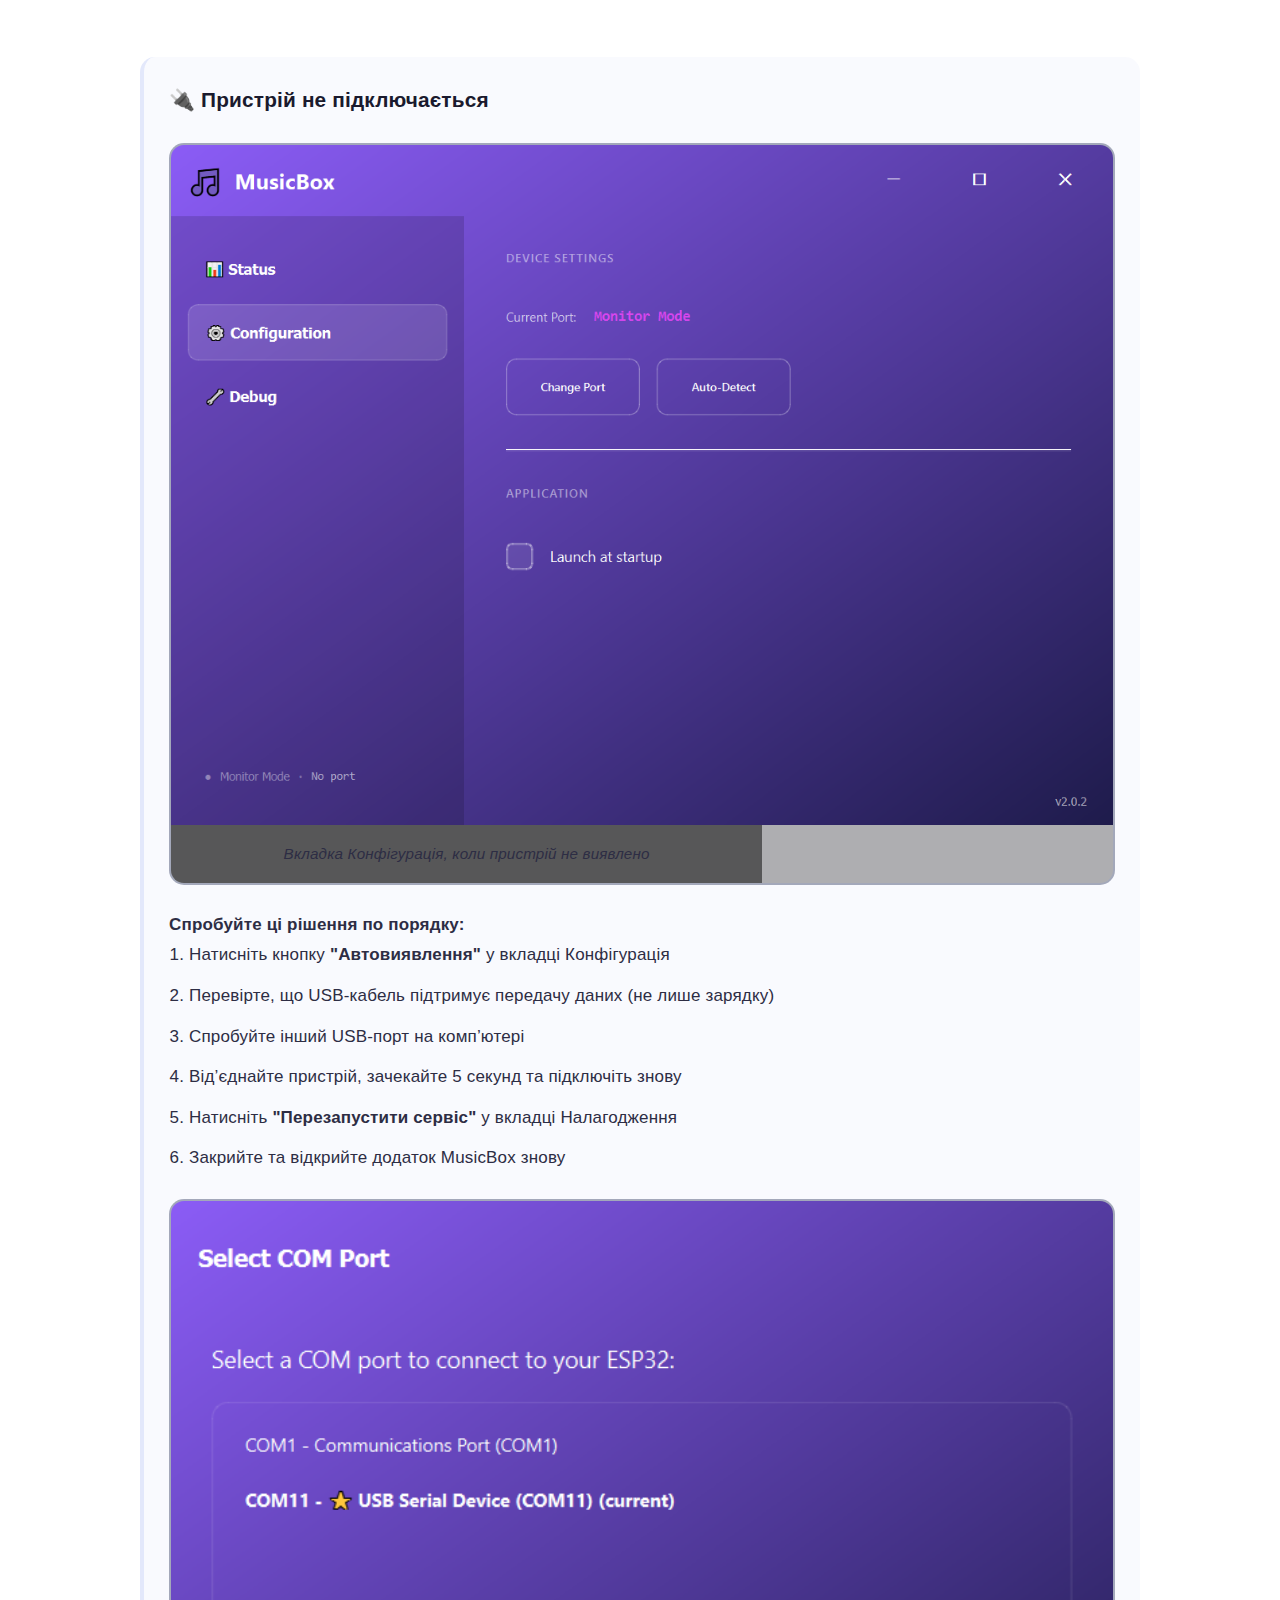
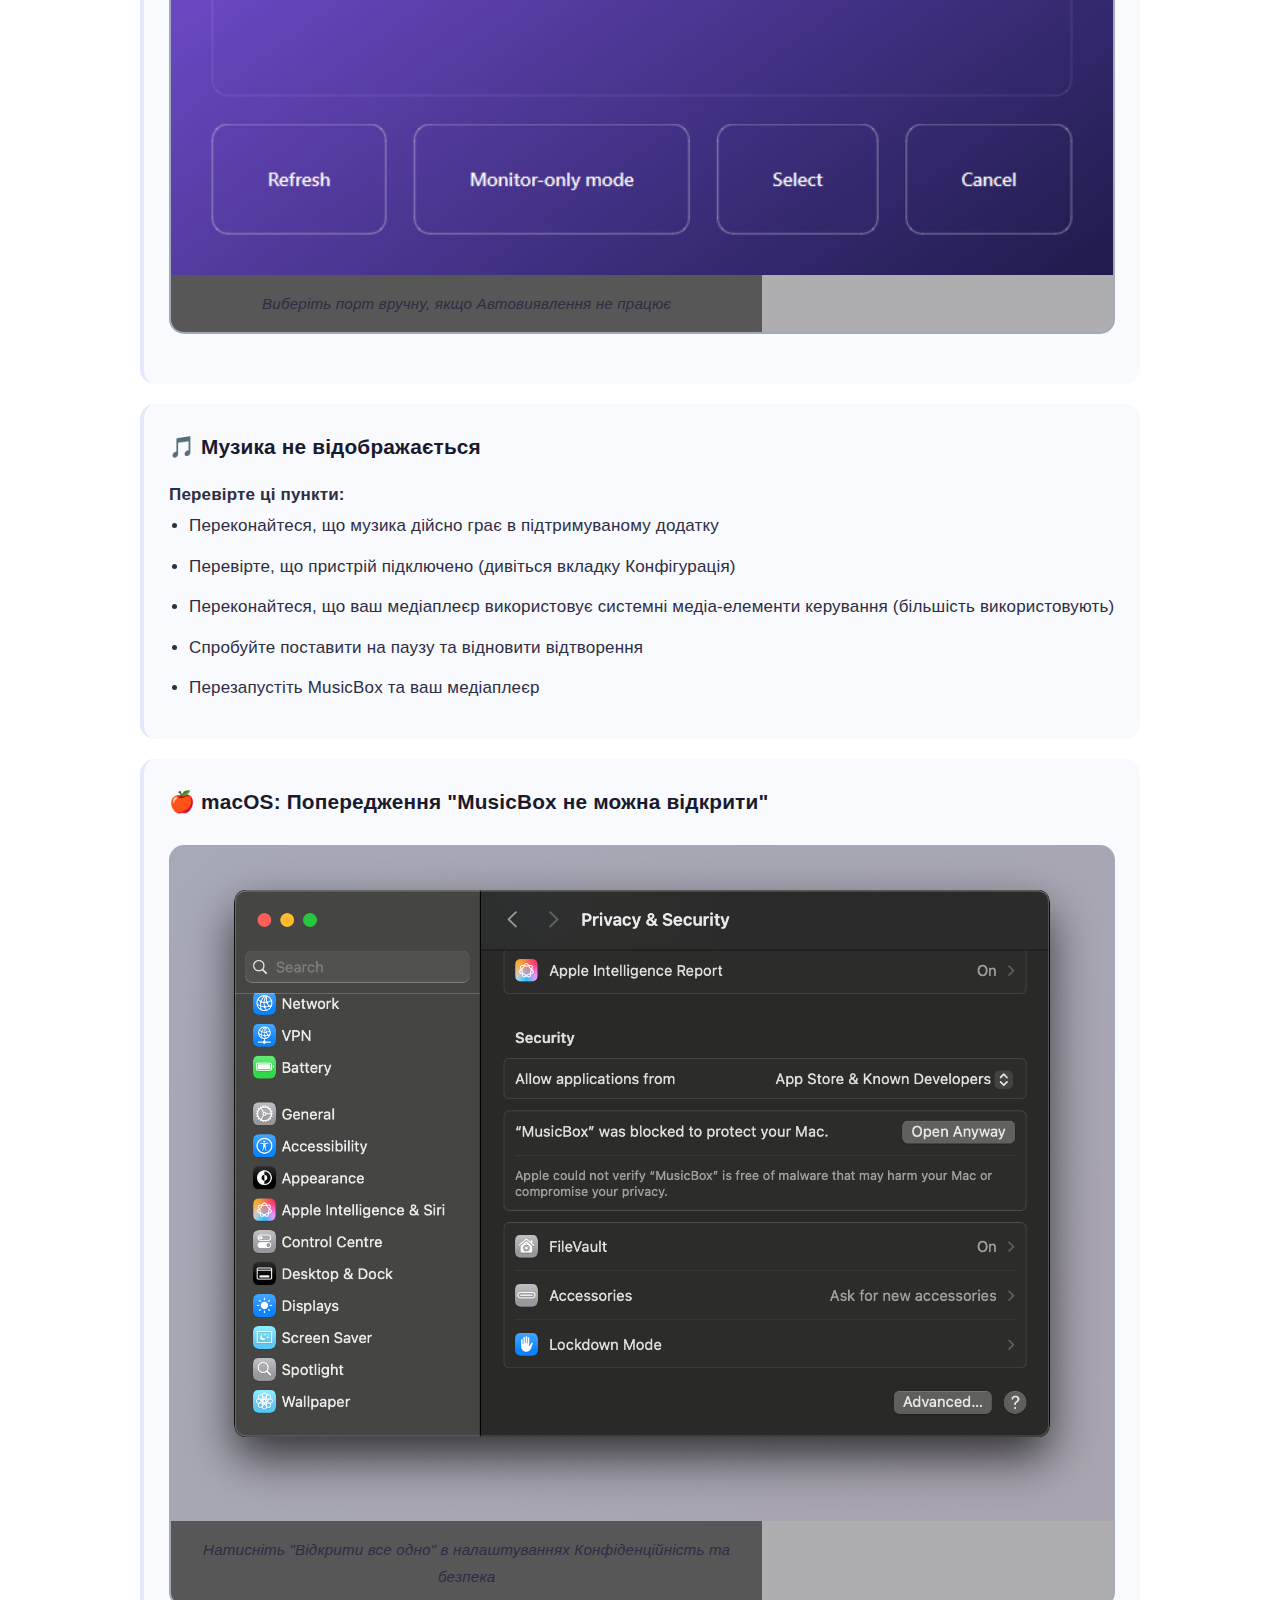
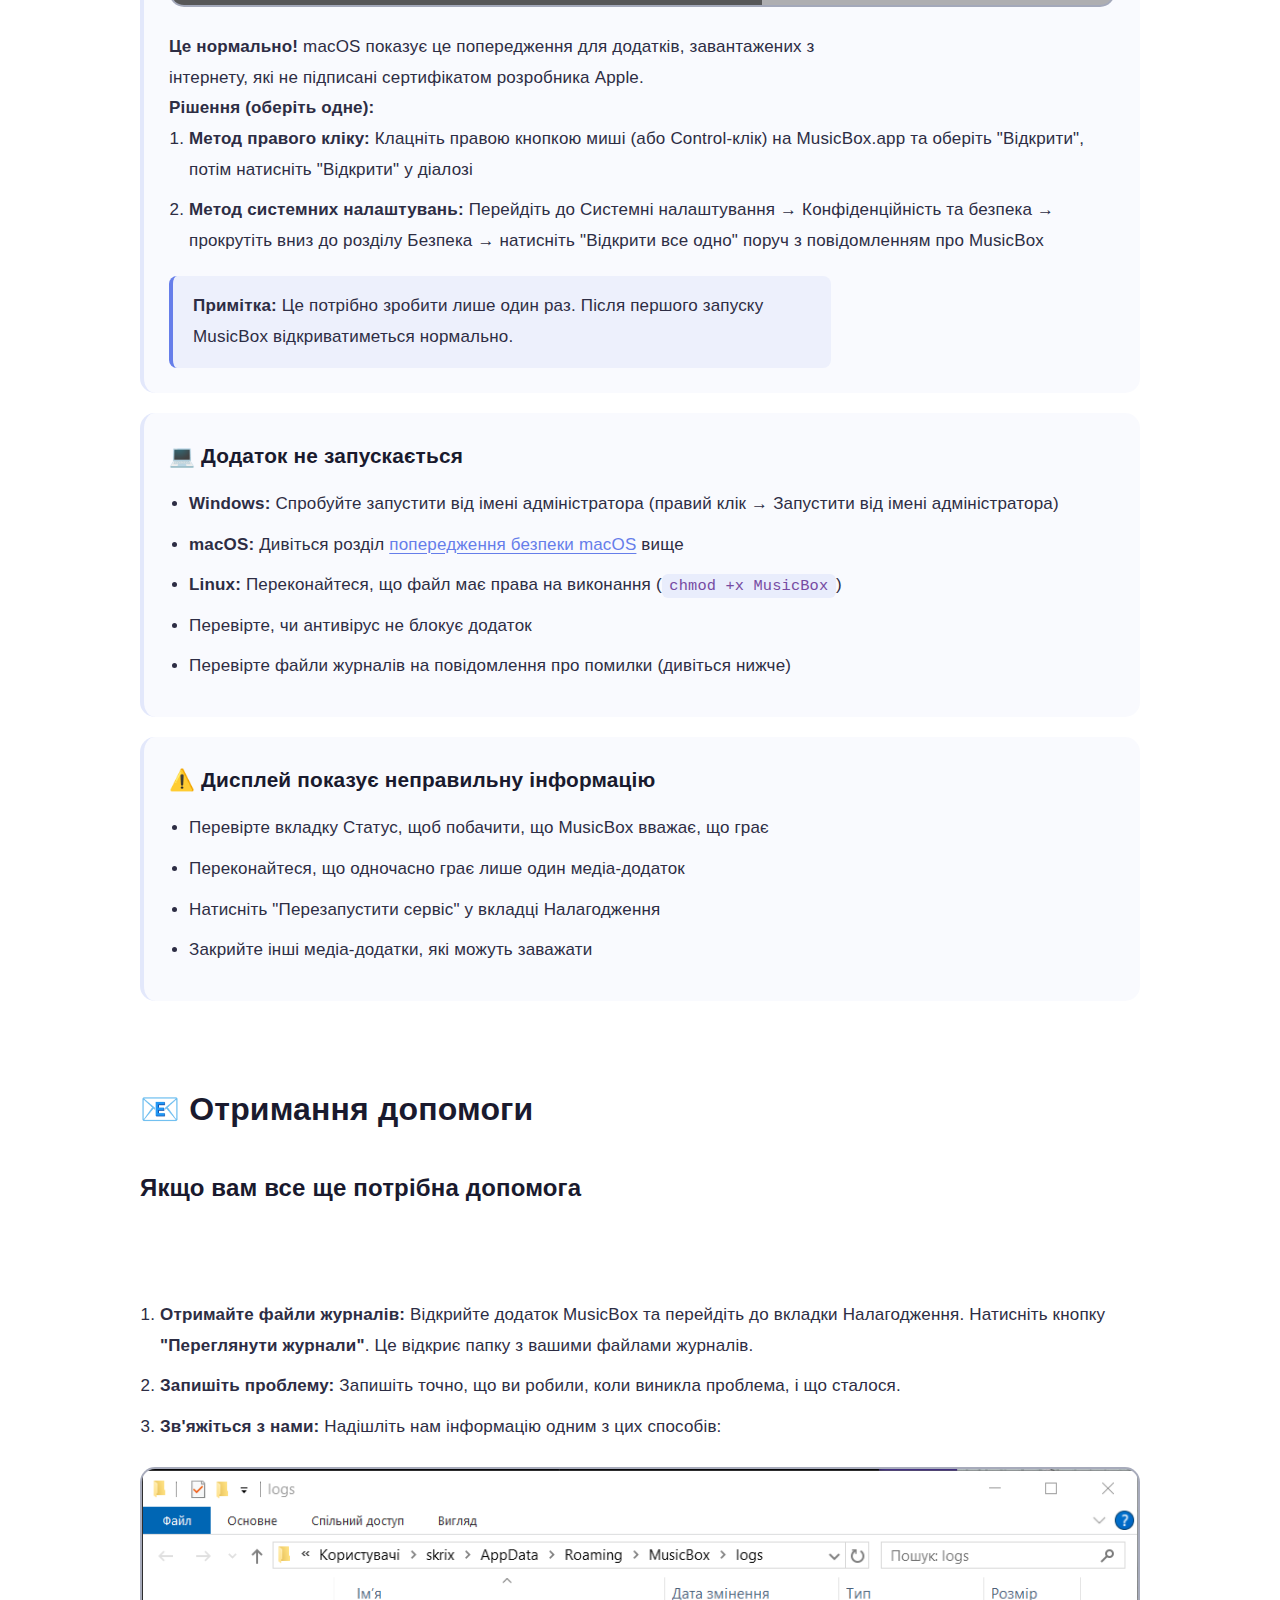
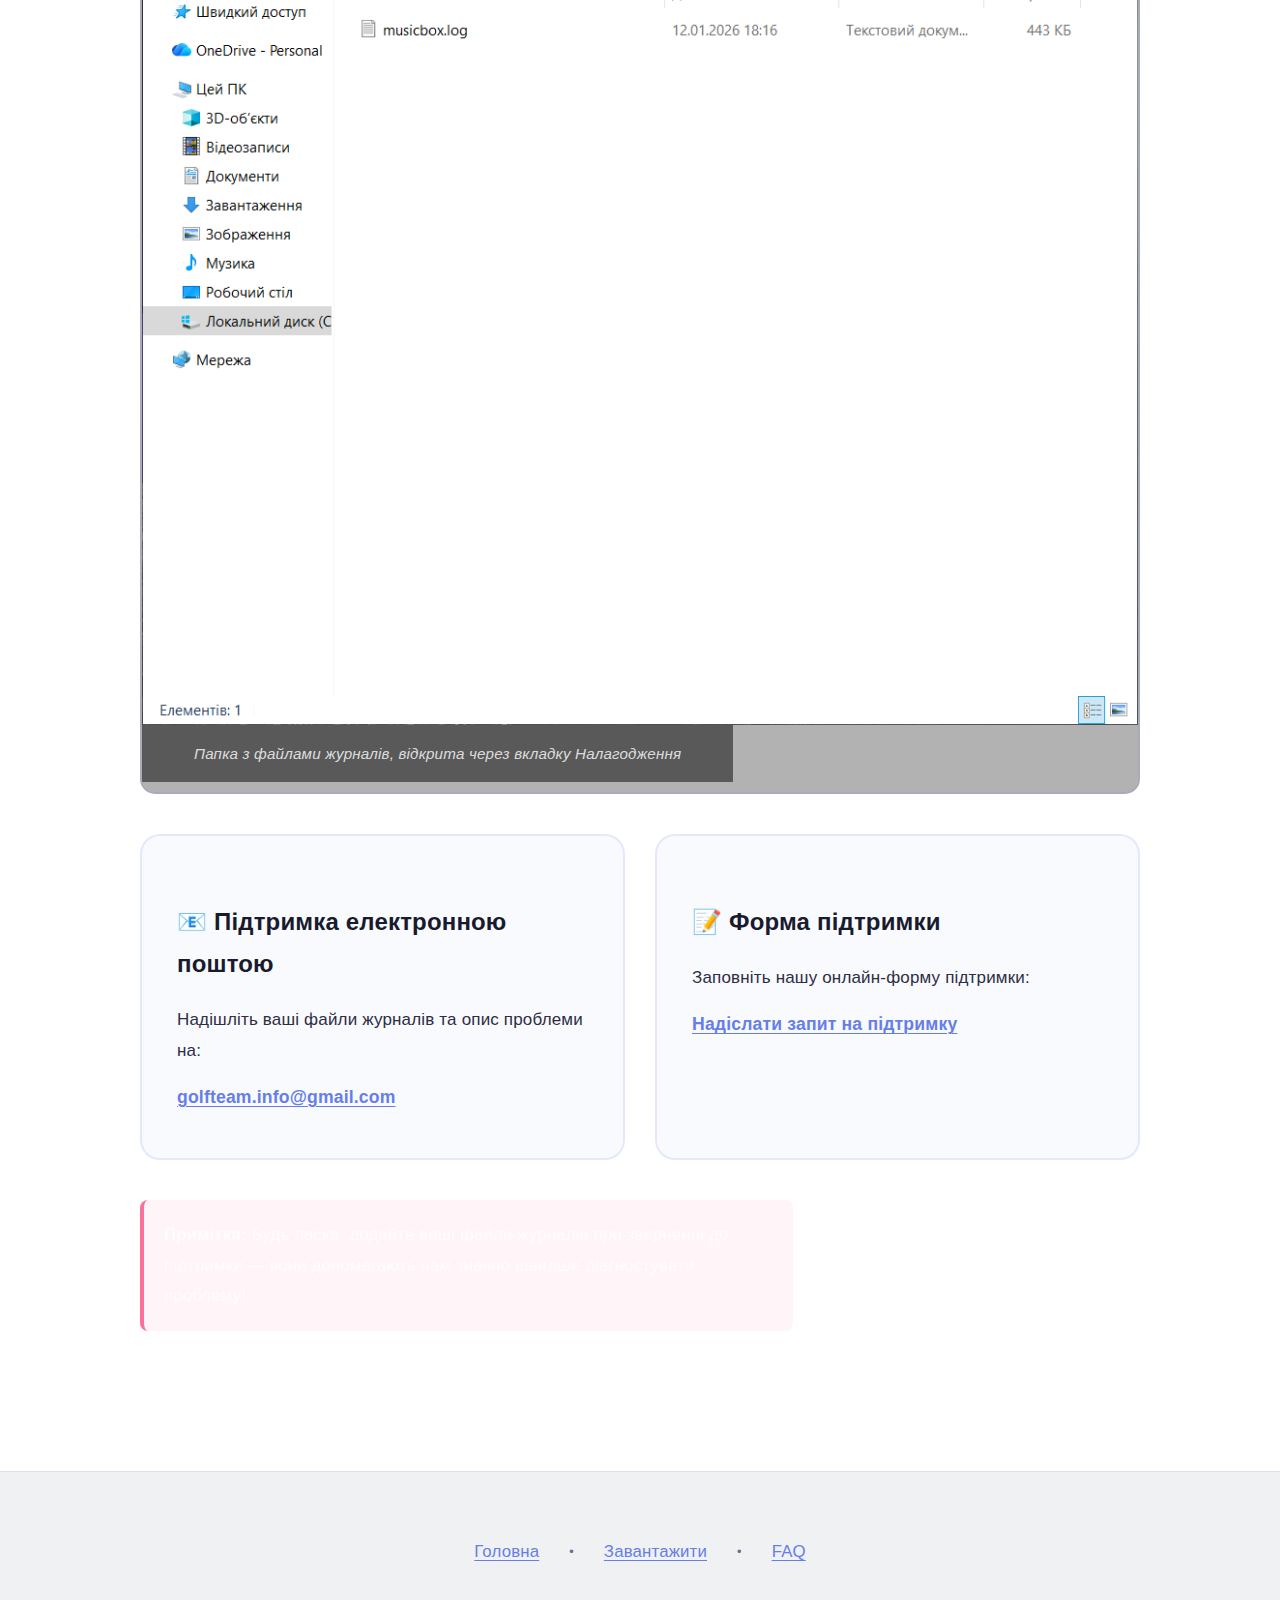
<file: guide-uk.html>
<!DOCTYPE html>
<html lang="uk">
<head>
    <meta charset="UTF-8">
    <meta name="viewport" content="width=device-width, initial-scale=1.0">
    <meta name="color-scheme" content="light dark">
    <meta name="description" content="Інструкція користувача MusicBox - Повні інструкції з налаштування та усунення неполадок для вашого пристрою MusicBox.">
    <title>MusicBox - Інструкція користувача</title>
    <link rel="stylesheet" href="styles.css">
    <link rel="alternate" hreflang="en" href="guide.html">
    <link rel="alternate" hreflang="uk" href="guide-uk.html">
</head>
<body>
    <!-- Перемикач мови -->
    <nav class="lang-switcher" aria-label="Вибір мови">
        <a href="guide.html" lang="en" hreflang="en">EN</a>
        <a href="guide-uk.html" class="active" lang="uk" hreflang="uk">UA</a>
    </nav>

    <!-- Навігація -->
    <nav class="guide-nav">
        <div class="container">
            <a href="index-uk.html" class="nav-back">← Назад на головну</a>
            <h1 class="nav-title">Інструкція користувача</h1>
        </div>
    </nav>

    <!-- Вступ до інструкції -->
    <section class="guide-intro">
        <div class="container">
            <h1 class="glitch">Ласкаво просимо до MusicBox</h1>
            <p class="intro-text">Ця інструкція допоможе вам налаштувати та використовувати вашу систему MusicBox. Незалежно від того, чи ви налаштовуєте вперше, чи потребуєте допомоги з усуненням неполадок, тут ви знайдете все необхідне.</p>

            <div class="quick-links">
                <h3>Перейти до розділу</h3>
                <div class="links-grid">
                    <a href="#software-setup" class="quick-link">
                        <span class="link-icon">💻</span>
                        <span>Налаштування ПЗ</span>
                    </a>
                    <a href="#hardware-setup" class="quick-link">
                        <span class="link-icon">🔧</span>
                        <span>Налаштування обладнання</span>
                    </a>
                    <a href="#using-app" class="quick-link">
                        <span class="link-icon">📱</span>
                        <span>Використання додатку</span>
                    </a>
                    <a href="#troubleshooting" class="quick-link">
                        <span class="link-icon">🔍</span>
                        <span>Усунення неполадок</span>
                    </a>
                </div>
            </div>
        </div>
    </section>

    <!-- Системні вимоги -->
    <section class="guide-section requirements-section">
        <div class="container">
            <h2>Системні вимоги</h2>
            <div class="guide-content">
                <div class="requirements-grid">
                    <div class="requirement-item">
                        <h3>💻 Комп'ютер</h3>
                        <ul>
                            <li>Windows 10/11, macOS 11+ або Linux (Ubuntu/Debian)</li>
                            <li>Доступний USB-порт</li>
                        </ul>
                    </div>
                    <div class="requirement-item">
                        <h3>🔌 Обладнання</h3>
                        <ul>
                            <li>Пристрій MusicBox</li>
                            <li>USB-кабель (з підтримкою даних)</li>
                        </ul>
                    </div>
                    <div class="requirement-item">
                        <h3>🎵 Медіа-додатки</h3>
                        <ul>
                            <li>Spotify, YouTube, VLC тощо</li>
                            <li>Будь-який додаток з системними медіа-елементами керування</li>
                            <li>Спеціальне налаштування не потрібне</li>
                        </ul>
                    </div>
                </div>
            </div>
        </div>
    </section>

    <!-- Налаштування програмного забезпечення -->
    <section class="guide-section software-section" id="software-setup">
        <div class="container">
            <h2>Налаштування програмного забезпечення</h2>
            <p class="section-subtitle">Встановіть та налаштуйте додаток MusicBox</p>

            <div class="guide-content">
                <div class="guide-item">
                    <h3>Крок 1: Завантаження та встановлення</h3>
                    <div class="guide-steps">
                        <div class="guide-step">
                            <span class="step-badge">Завантажити</span>
                            <div class="step-content">
                                <h4>Отримайте додаток</h4>
                                <p><strong>Windows:</strong> <a href="https://github.com/golf-team/musicbox-releases/raw/refs/heads/main/windows/MusicBox.exe" download>Завантажити MusicBox.exe</a></p>
                                <p><strong>macOS:</strong> <a href="https://github.com/golf-team/musicbox-releases/raw/refs/heads/main/macos/MusicBox.dmg" download>Завантажити MusicBox.dmg</a></p>
                                <p><strong>Linux:</strong> <a href="https://github.com/golf-team/musicbox-releases/raw/refs/heads/main/linux/MusicBox" download>Завантажити виконуваний файл MusicBox</a></p>
                                <p>Встановлення не потрібне — додаток повністю портативний!</p>
                            </div>
                        </div>

                        <div class="guide-step">
                            <span class="step-badge">Запустити</span>
                            <div class="step-content">
                                <h4>Запустіть додаток</h4>
                                <p><strong>Windows:</strong> Просто двічі клацніть MusicBox.exe</p>
                                <p><strong>macOS:</strong> Відкрийте DMG, перетягніть MusicBox до Applications, потім запустіть. Дивіться <a href="#macos-gatekeeper">примітку про безпеку macOS</a> нижче, якщо з'являється попередження.</p>
                                <p><strong>Linux:</strong> Спочатку зробіть файл виконуваним:</p>
                                <pre><code>chmod +x MusicBox
./MusicBox</code></pre>
                                <p>Додаток відкриється та з'явиться у системному треї.</p>
                            </div>
                        </div>

                        <div class="guide-step">
                            <span class="step-badge">Налаштувати</span>
                            <div class="step-content">
                                <h4>Конфігурація першого запуску</h4>
                                <p>При першому запуску вас запитають, чи хочете ви, щоб MusicBox автоматично запускався разом з комп'ютером. Рекомендуємо обрати "Так" для найкращого досвіду.</p>
                            </div>
                        </div>
                    </div>
                </div>

                <div class="guide-item" id="using-app">
                    <h3>Крок 2: Використання додатку</h3>
                    <p class="guide-intro-text">MusicBox має три основні вкладки, які допомагають моніторити, налаштовувати та налагоджувати вашу систему.</p>

                    <div class="feature-section">
                        <h4>📊 Вкладка Статус</h4>
                        <div class="screenshot-placeholder">
                            <img src="images/guides/status.png" alt="Вкладка Статус MusicBox показує поточний трек">
                            <p class="screenshot-caption">Вкладка Статус відображає вашу поточну музику</p>
                        </div>
                        <p>Перегляньте, що зараз грає на вашому дисплеї MusicBox:</p>
                        <ul>
                            <li><strong>Назва треку:</strong> Назва поточної пісні</li>
                            <li><strong>Ім'я виконавця:</strong> Хто виконує пісню</li>
                            <li><strong>Час відтворення:</strong> Поточна позиція та загальна тривалість</li>
                            <li><strong>Статус:</strong> Показує, чи музика Грає, На паузі або Зупинена</li>
                        </ul>
                    </div>

                    <div class="feature-section">
                        <h4>⚙️ Вкладка Конфігурація</h4>
                        <div class="screenshot-placeholder">
                            <img src="images/guides/configuration.png" alt="Вкладка Конфігурація MusicBox з налаштуваннями пристрою">
                            <p class="screenshot-caption">Налаштуйте ваш пристрій та параметри додатку</p>
                        </div>
                        <p>Керуйте налаштуваннями пристрою та додатку:</p>
                        <ul>
                            <li><strong>Поточний порт:</strong> Показує, до якого USB-порту підключено ваш пристрій</li>
                            <li><strong>Змінити порт:</strong> Вручну виберіть інший USB-порт за потреби</li>
                            <li><strong>Автовиявлення:</strong> Автоматично знайдіть та підключіться до пристрою MusicBox</li>
                            <li><strong>Запуск при старті:</strong> Увімкніть/вимкніть автоматичний запуск з комп'ютером</li>
                        </ul>
                        <p class="tip"><strong>Порада:</strong> Якщо пристрій не підключається, спробуйте спочатку натиснути "Автовиявлення"!</p>
                    </div>

                    <div class="feature-section">
                        <h4>🔧 Вкладка Налагодження</h4>
                        <div class="screenshot-placeholder">
                            <img src="images/guides/debug_1.png" alt="Вкладка Налагодження MusicBox з системною інформацією">
                            <p class="screenshot-caption">Інформація для налагодження та інструменти усунення неполадок</p>
                        </div>
                        <div class="screenshot-placeholder">
                            <img src="images/guides/debug_2.png" alt="Вкладка Налагодження MusicBox з деталями з'єднання">
                            <p class="screenshot-caption">Інформація про налагодження з'єднання та останні надіслані дані</p>
                        </div>
                        <p>Доступ до системної інформації та інструментів усунення неполадок:</p>
                        <ul>
                            <li><strong>Системна інформація:</strong> Версія додатку, версія Python, використання пам'яті</li>
                            <li><strong>Розмір черги:</strong> Кількість повідомлень в очікуванні</li>
                            <li><strong>Налагодження з'єднання:</strong> Повідомлення про стан з'єднання в реальному часі</li>
                            <li><strong>Останні надіслані дані:</strong> JSON-дані, надіслані на ваш пристрій</li>
                            <li><strong>Перезапустити сервіс:</strong> Перезапустіть з'єднання, якщо щось пішло не так</li>
                            <li><strong>Переглянути журнали:</strong> Відкрийте папку з детальними файлами журналів</li>
                        </ul>
                    </div>
                </div>
            </div>
        </div>
    </section>

    <!-- Налаштування обладнання -->
    <section class="guide-section device-guide" id="hardware-setup">
        <div class="container">
            <h2>Налаштування обладнання</h2>
            <p class="section-subtitle">Підключіть та налаштуйте ваш пристрій MusicBox</p>

            <div class="guide-content">
                <div class="guide-item">
                    <h3>Що вам потрібно</h3>
                    <div class="hardware-list">
                        <div class="hardware-item">
                            <h4>✓ Пристрій MusicBox</h4>
                            <p>Ваш пристрій MusicBox</p>
                        </div>

                        <div class="hardware-item">
                            <h4>✓ Type-C USB-кабель</h4>
                            <p>Type-C USB-кабель, що підтримує передачу даних (не лише для зарядки).</p>
                        </div>

                        <div class="hardware-item">
                            <h4>✓ Комп'ютер</h4>
                            <p>Комп'ютер з Windows або Linux з доступним USB-портом</p>
                        </div>
                    </div>
                </div>

                <div class="guide-item">
                    <h3>Кроки підключення</h3>
                    <div class="guide-steps">
                        <div class="guide-step">
                            <span class="step-badge">1 – Підключіть пристрій</span>
                            <div class="step-content">
                                <p>Підключіть пристрій MusicBox до комп'ютера за допомогою USB-кабелю. Пристрій повинен увімкнутися, а дисплей засвітитися.</p>
                            </div>
                        </div>

                        <div class="guide-step">
                            <span class="step-badge">2 – Запустіть додаток</span>
                            <div class="step-content">
                                <p>Відкрийте додаток MusicBox. Він автоматично знайде та підключиться до вашого пристрою.</p>
                            </div>
                        </div>

                        <div class="guide-step">
                            <span class="step-badge">3 – Перевірте з'єднання</span>
                            <div class="step-content">
                                <p>Відкрийте вкладку Конфігурація в додатку. Ви повинні побачити порт вашого пристрою (як "COM3" на Windows або "/dev/ttyUSB0" на Linux).</p>
                            </div>
                        </div>

                        <div class="guide-step">
                            <span class="step-badge">4 – Протестуйте</span>
                            <div class="step-content">
                                <p>Увімкніть музику в Spotify, YouTube або будь-якому іншому підтримуваному додатку. Ваш дисплей MusicBox повинен почати показувати інформацію про трек!</p>
                            </div>
                        </div>
                    </div>
                </div>
            </div>
        </div>
    </section>

    <!-- Усунення неполадок -->
    <section class="guide-section troubleshooting-section" id="troubleshooting">
        <div class="container">
            <h2>Усунення неполадок</h2>
            <p class="section-subtitle">Рішення поширених проблем</p>

            <div class="guide-content">
                <div class="troubleshoot-section">
                    <div class="troubleshoot-item" id="troubleshooting-connection">
                        <h4>🔌 Пристрій не підключається</h4>
                        <div class="screenshot-placeholder">
                            <img src="images/guides/configuration_no_device.png" alt="Вкладка Конфігурація MusicBox показує, що пристрій не підключено">
                            <p class="screenshot-caption">Вкладка Конфігурація, коли пристрій не виявлено</p>
                        </div>
                        <p><strong>Спробуйте ці рішення по порядку:</strong></p>
                        <ol>
                            <li>Натисніть кнопку <strong>"Автовиявлення"</strong> у вкладці Конфігурація</li>
                            <li>Перевірте, що USB-кабель підтримує передачу даних (не лише зарядку)</li>
                            <li>Спробуйте інший USB-порт на комп’ютері</li>
                            <li>Від’єднайте пристрій, зачекайте 5 секунд та підключіть знову</li>
                            <li>Натисніть <strong>"Перезапустити сервіс"</strong> у вкладці Налагодження</li>
                            <li>Закрийте та відкрийте додаток MusicBox знову</li>
                        </ol>
                        <div class="screenshot-placeholder">
                            <img src="images/guides/select_port.png" alt="Діалог вибору порту MusicBox">
                            <p class="screenshot-caption">Виберіть порт вручну, якщо Автовиявлення не працює</p>
                        </div>
                    </div>

                    <div class="troubleshoot-item" id="troubleshooting-music">
                        <h4>🎵 Музика не відображається</h4>
                        <p><strong>Перевірте ці пункти:</strong></p>
                        <ul>
                            <li>Переконайтеся, що музика дійсно грає в підтримуваному додатку</li>
                            <li>Перевірте, що пристрій підключено (дивіться вкладку Конфігурація)</li>
                            <li>Переконайтеся, що ваш медіаплеєр використовує системні медіа-елементи керування (більшість використовують)</li>
                            <li>Спробуйте поставити на паузу та відновити відтворення</li>
                            <li>Перезапустіть MusicBox та ваш медіаплеєр</li>
                        </ul>
                    </div>

                    <div class="troubleshoot-item" id="macos-gatekeeper">
                        <h4>🍎 macOS: Попередження "MusicBox не можна відкрити"</h4>
                        <div class="screenshot-placeholder">
                            <img src="images/guides/macos_issues.png" alt="Налаштування конфіденційності та безпеки macOS з кнопкою Відкрити все одно">
                            <p class="screenshot-caption">Натисніть "Відкрити все одно" в налаштуваннях Конфіденційність та безпека</p>
                        </div>
                        <p><strong>Це нормально!</strong> macOS показує це попередження для додатків, завантажених з інтернету, які не підписані сертифікатом розробника Apple.</p>
                        <p><strong>Рішення (оберіть одне):</strong></p>
                        <ol>
                            <li><strong>Метод правого кліку:</strong> Клацніть правою кнопкою миші (або Control-клік) на MusicBox.app та оберіть "Відкрити", потім натисніть "Відкрити" у діалозі</li>
                            <li><strong>Метод системних налаштувань:</strong> Перейдіть до Системні налаштування → Конфіденційність та безпека → прокрутіть вниз до розділу Безпека → натисніть "Відкрити все одно" поруч з повідомленням про MusicBox</li>
                        </ol>
                        <p class="tip"><strong>Примітка:</strong> Це потрібно зробити лише один раз. Після першого запуску MusicBox відкриватиметься нормально.</p>
                    </div>

                    <div class="troubleshoot-item" id="troubleshooting-wont-start">
                        <h4>💻 Додаток не запускається</h4>
                        <ul>
                            <li><strong>Windows:</strong> Спробуйте запустити від імені адміністратора (правий клік → Запустити від імені адміністратора)</li>
                            <li><strong>macOS:</strong> Дивіться розділ <a href="#macos-gatekeeper">попередження безпеки macOS</a> вище</li>
                            <li><strong>Linux:</strong> Переконайтеся, що файл має права на виконання (<code>chmod +x MusicBox</code>)</li>
                            <li>Перевірте, чи антивірус не блокує додаток</li>
                            <li>Перевірте файли журналів на повідомлення про помилки (дивіться нижче)</li>
                        </ul>
                    </div>

                    <div class="troubleshoot-item" id="troubleshooting-wrong-info">
                        <h4>⚠️ Дисплей показує неправильну інформацію</h4>
                        <ul>
                            <li>Перевірте вкладку Статус, щоб побачити, що MusicBox вважає, що грає</li>
                            <li>Переконайтеся, що одночасно грає лише один медіа-додаток</li>
                            <li>Натисніть "Перезапустити сервіс" у вкладці Налагодження</li>
                            <li>Закрийте інші медіа-додатки, які можуть заважати</li>
                        </ul>
                    </div>
                </div>

                <div class="guide-item support-section" id="getting-help">
                    <h3>📧 Отримання допомоги</h3>
                    <div class="help-section">
                        <h4>Якщо вам все ще потрібна допомога</h4>
                        <p>Якщо жодне з вищезазначених рішень не працює, ми тут, щоб допомогти! Виконайте ці кроки:</p>

                        <ol>
                            <li><strong>Отримайте файли журналів:</strong> Відкрийте додаток MusicBox та перейдіть до вкладки Налагодження. Натисніть кнопку <strong>"Переглянути журнали"</strong>. Це відкриє папку з вашими файлами журналів.</li>
                            <li><strong>Запишіть проблему:</strong> Запишіть точно, що ви робили, коли виникла проблема, і що сталося.</li>
                            <li><strong>Зв'яжіться з нами:</strong> Надішліть нам інформацію одним з цих способів:</li>
                        </ol>
                        <div class="screenshot-placeholder">
                            <img src="images/guides/logs.png" alt="Папка журналів MusicBox з файлами журналів">
                            <p class="screenshot-caption">Папка з файлами журналів, відкрита через вкладку Налагодження</p>
                        </div>
                        <div class="contact-methods">
                            <div class="contact-box">
                                <h4>📧 Підтримка електронною поштою</h4>
                                <p>Надішліть ваші файли журналів та опис проблеми на:</p>
                                <p class="contact-link"><a href="mailto:golfteam.info@gmail.com">golfteam.info@gmail.com</a></p>
                            </div>

                            <div class="contact-box">
                                <h4>📝 Форма підтримки</h4>
                                <p>Заповніть нашу онлайн-форму підтримки:</p>
                                <p class="contact-link"><a href="https://forms.gle/xaKGrrvCivJgm5dHA" target="_blank">Надіслати запит на підтримку</a></p>
                            </div>
                        </div>

                        <p class="support-note"><strong>Примітка:</strong> Будь ласка, додайте ваші файли журналів при зверненні до підтримки — вони допомагають нам значно швидше діагностувати проблему!</p>
                    </div>
                </div>
            </div>
        </div>
    </section>

    <!-- Підвал -->
    <footer>
        <div class="container">
            <div class="footer-content">
                <div class="footer-links">
                    <a href="index-uk.html">Головна</a>
                    <span class="separator">•</span>
                    <a href="index-uk.html#download">Завантажити</a>
                    <span class="separator">•</span>
                    <a href="index-uk.html#faq">FAQ</a>
                </div>
                <p>&copy; 2024 MusicBox. Система відображення музики.</p>
                <p class="tagline-footer">Підніміть ваш музичний досвід на новий рівень</p>
            </div>
        </div>
    </footer>
</body>
</html>
</file>
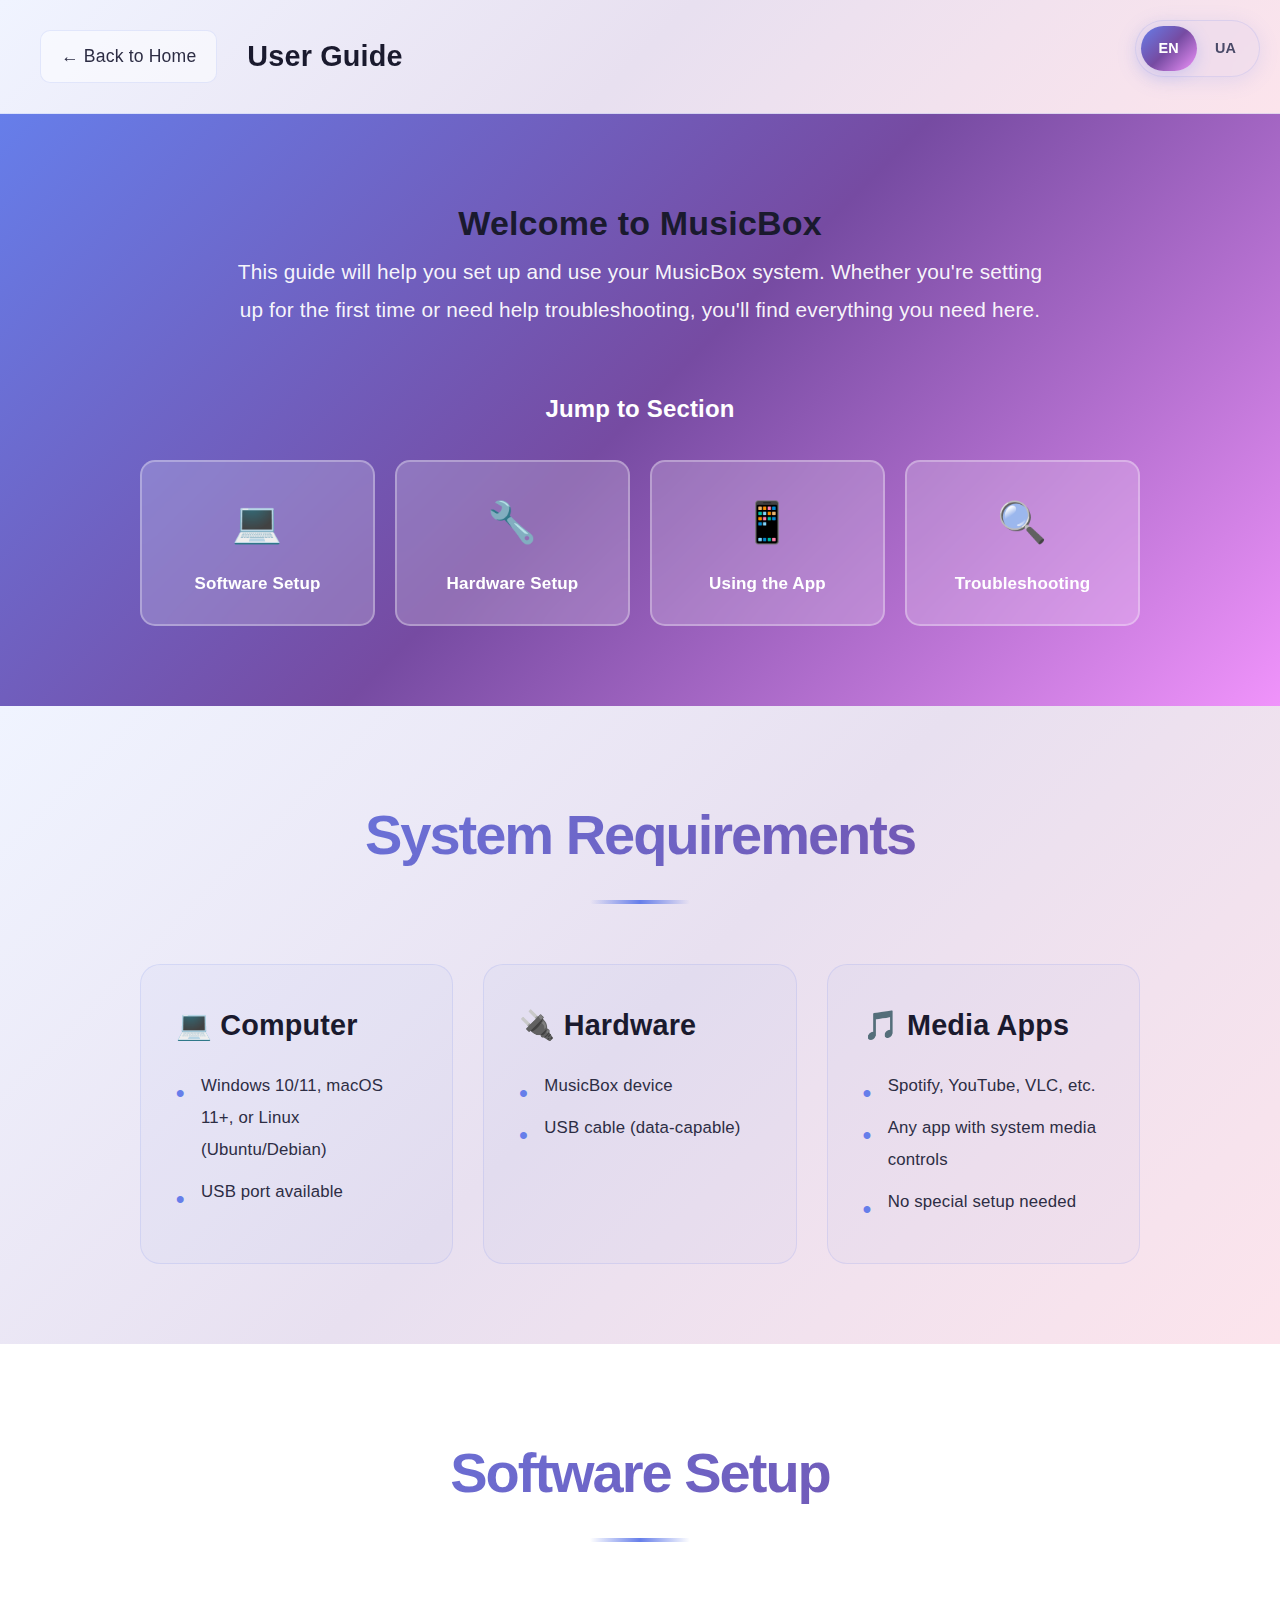
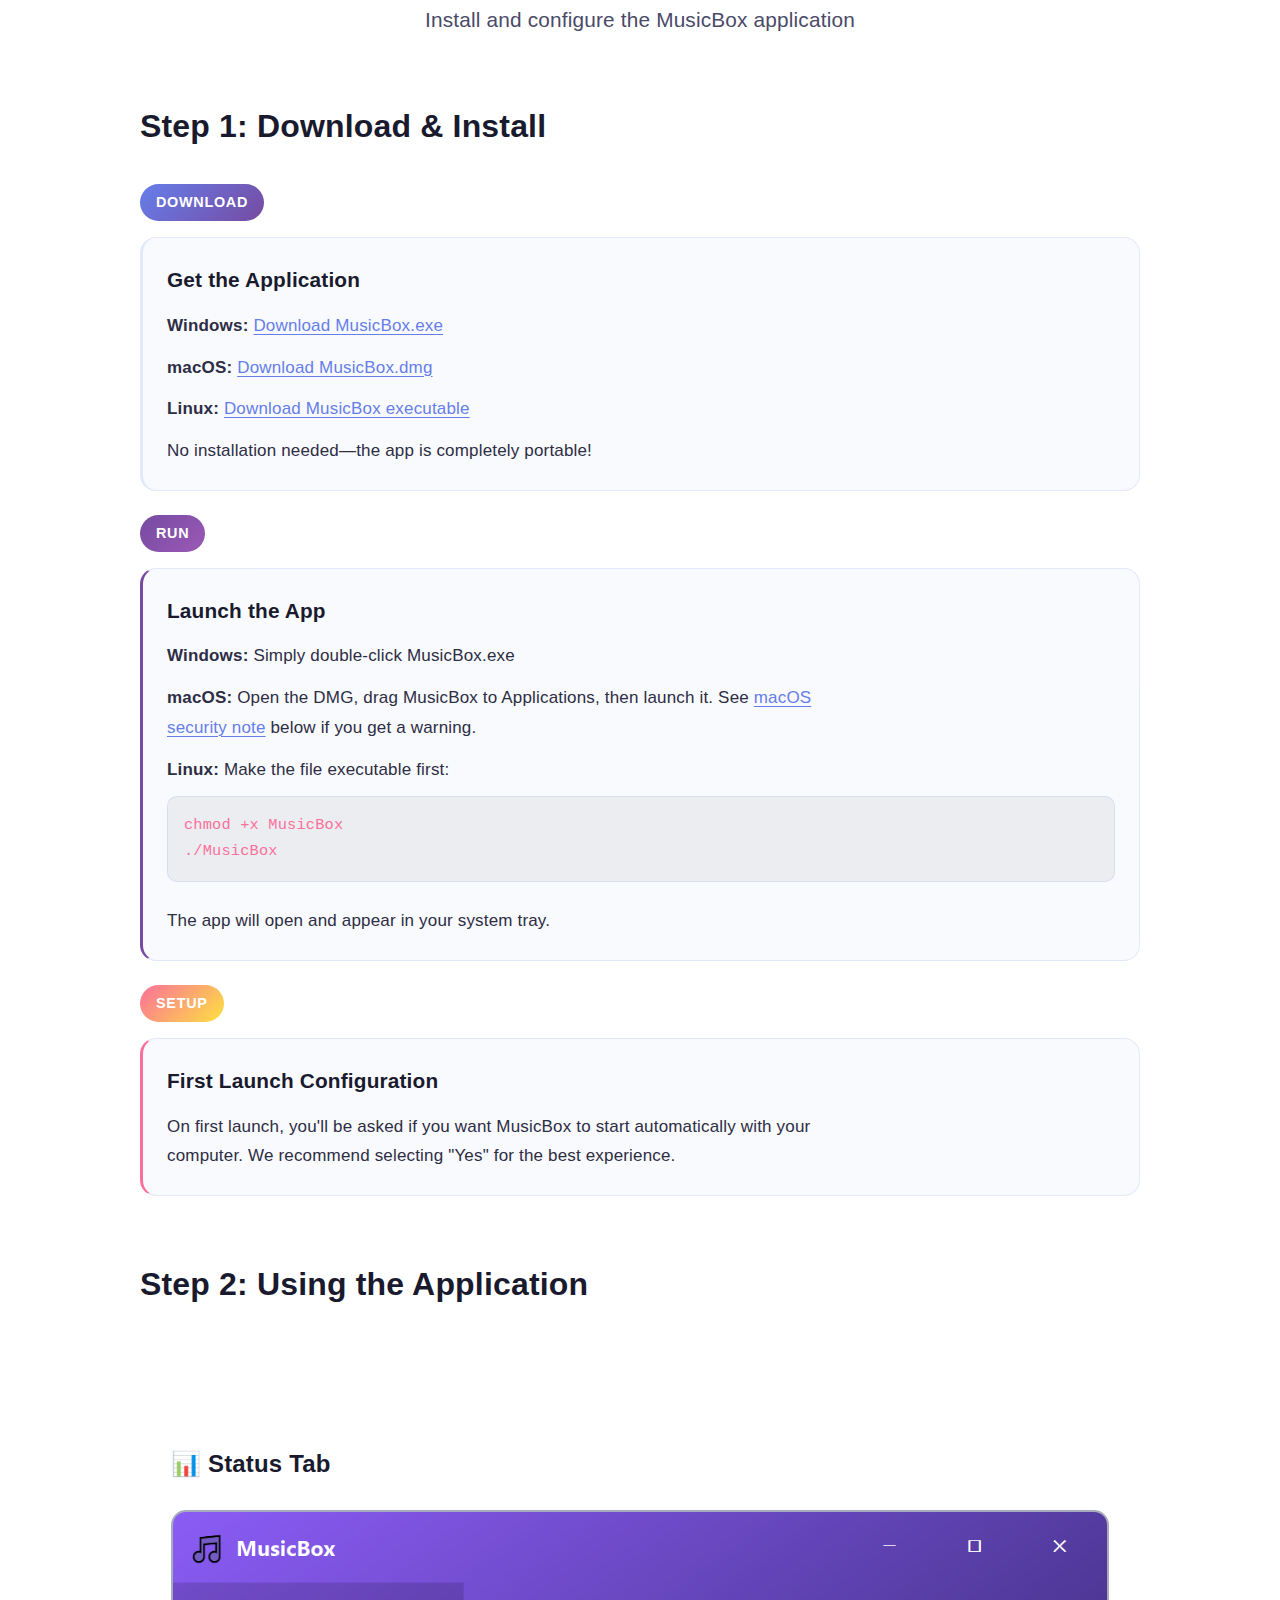
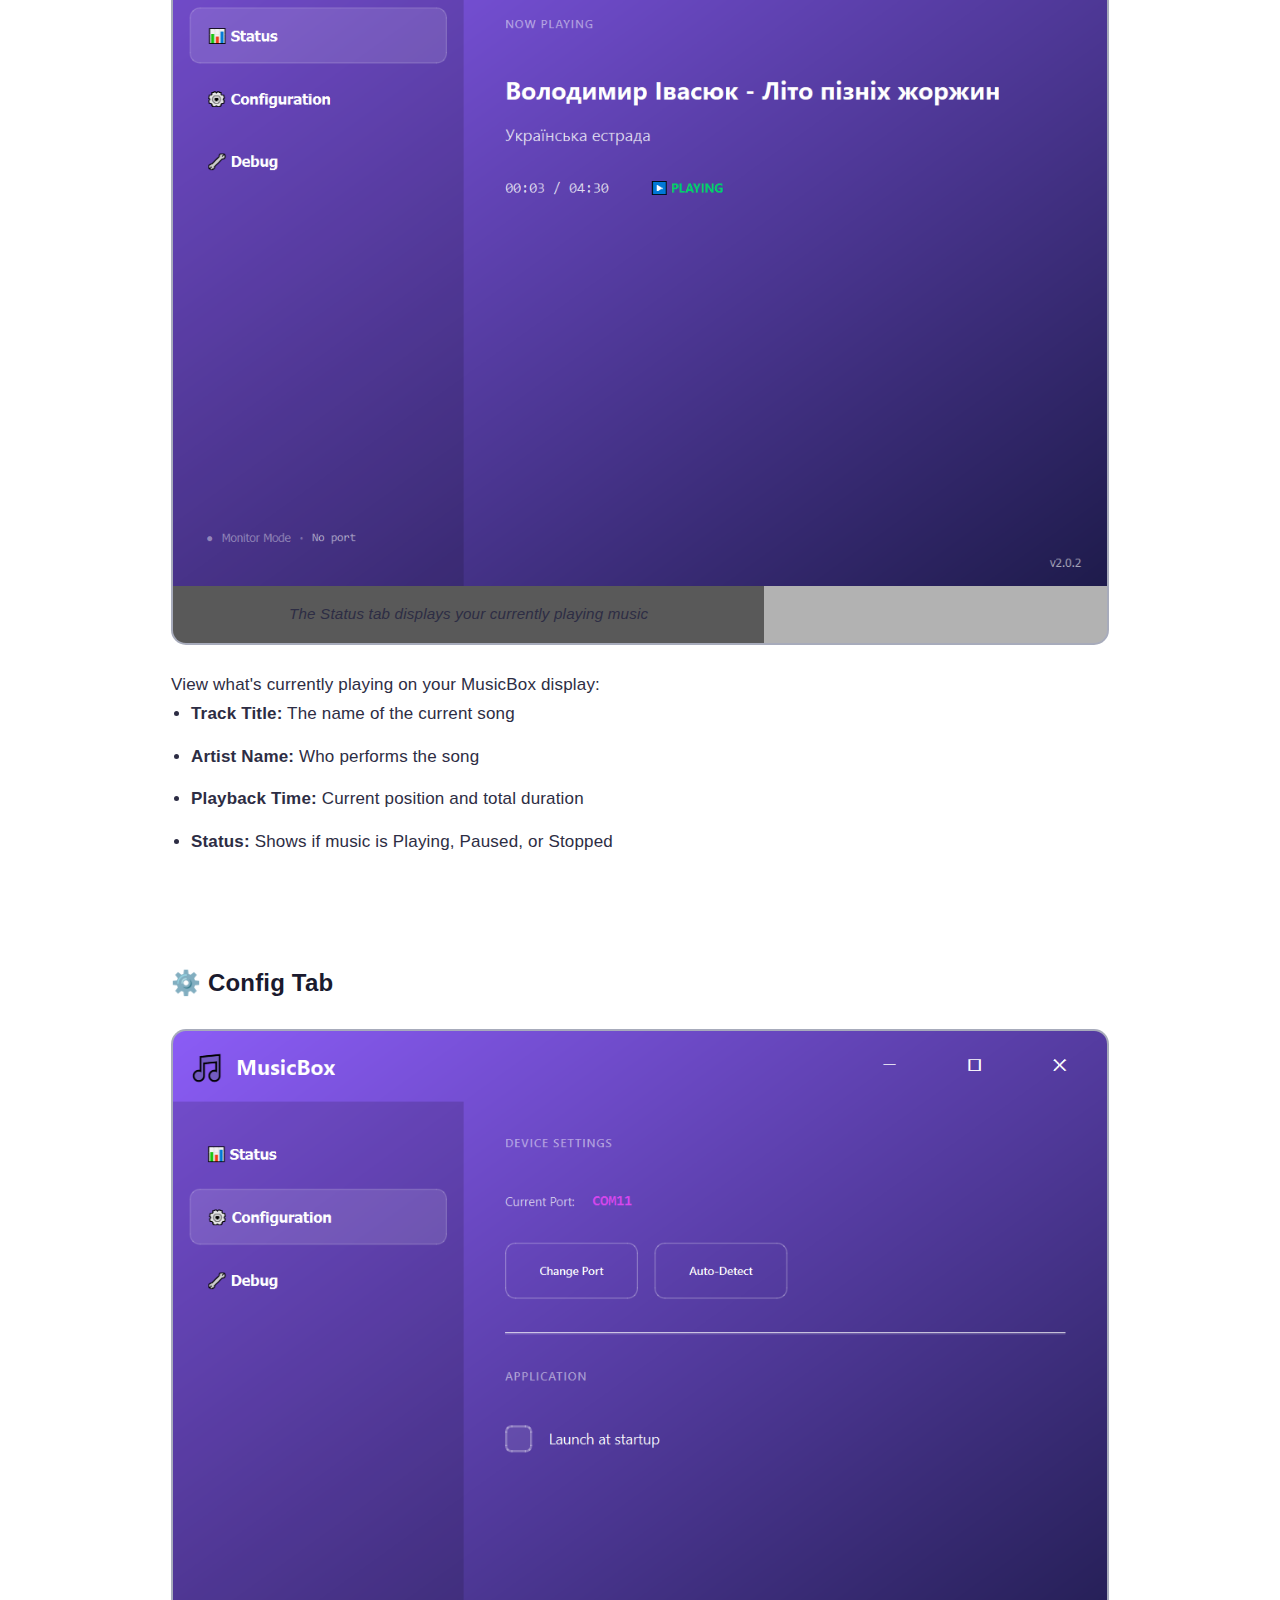
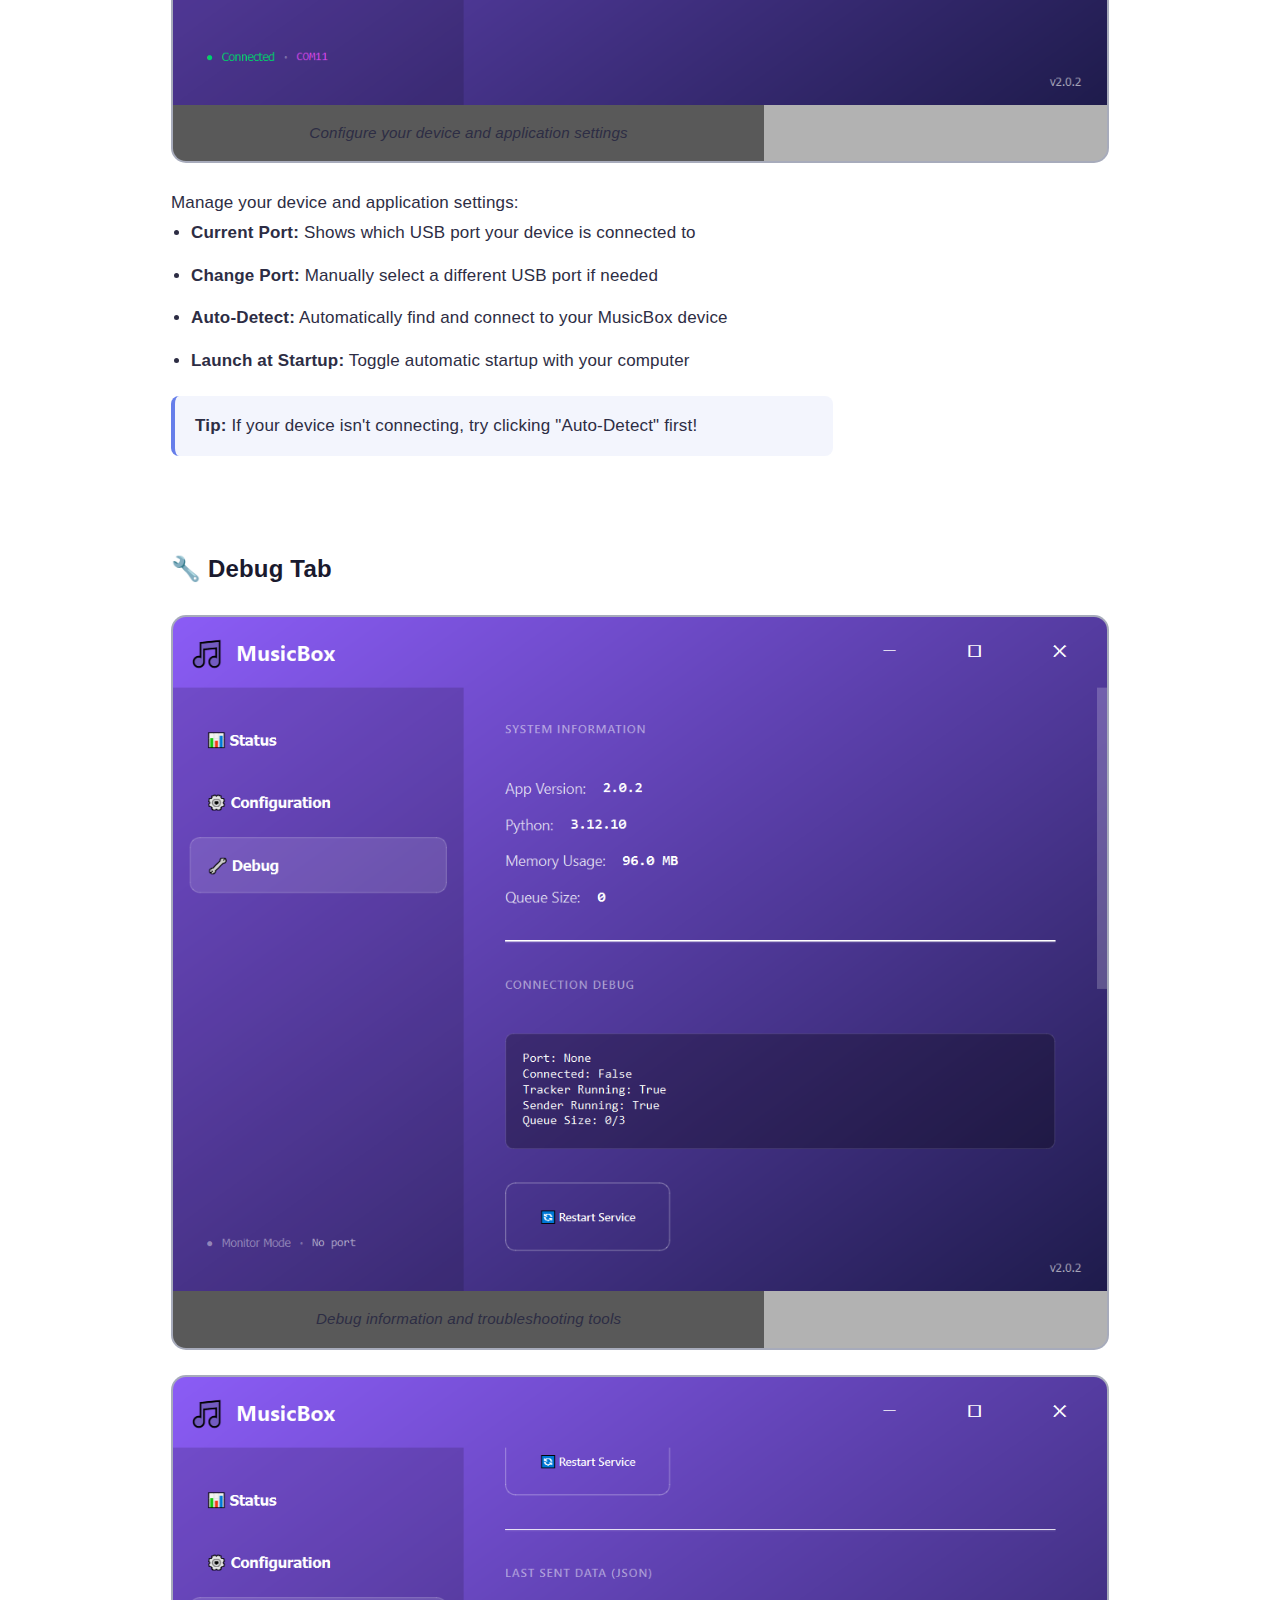
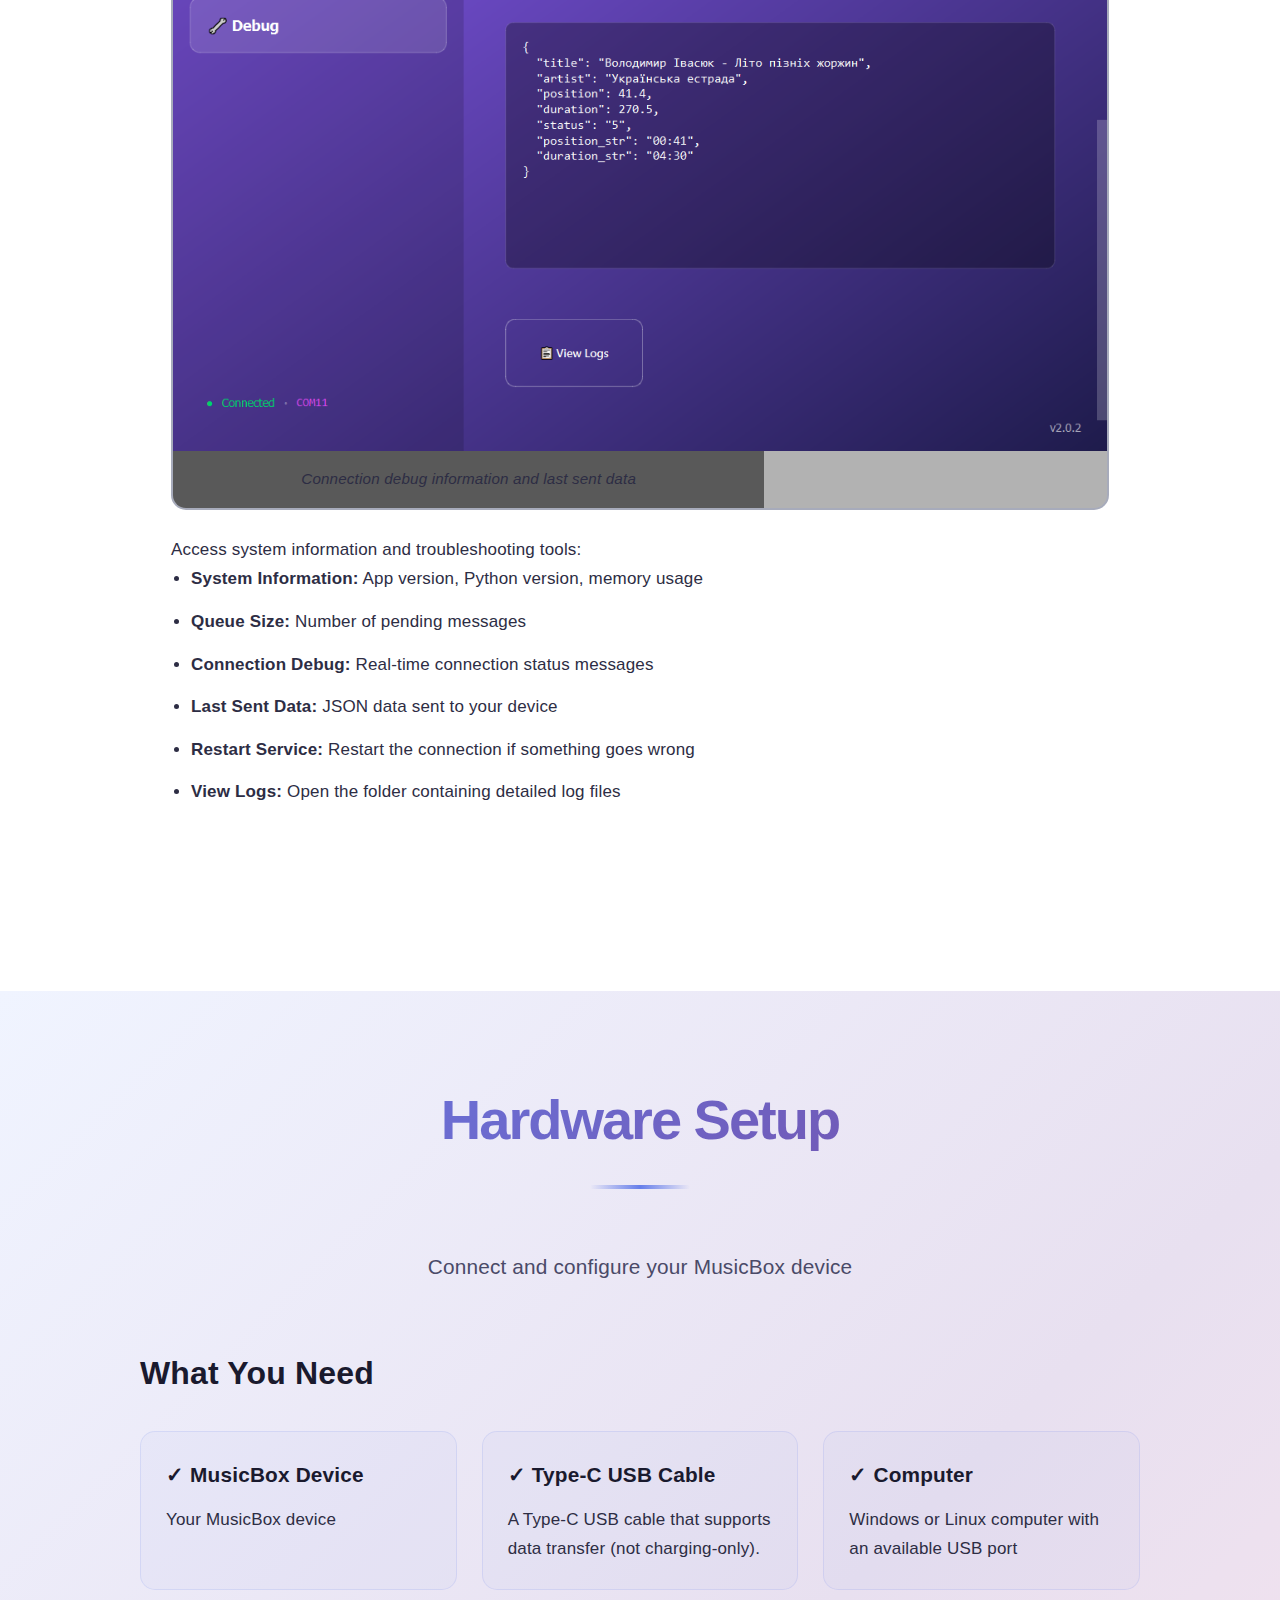
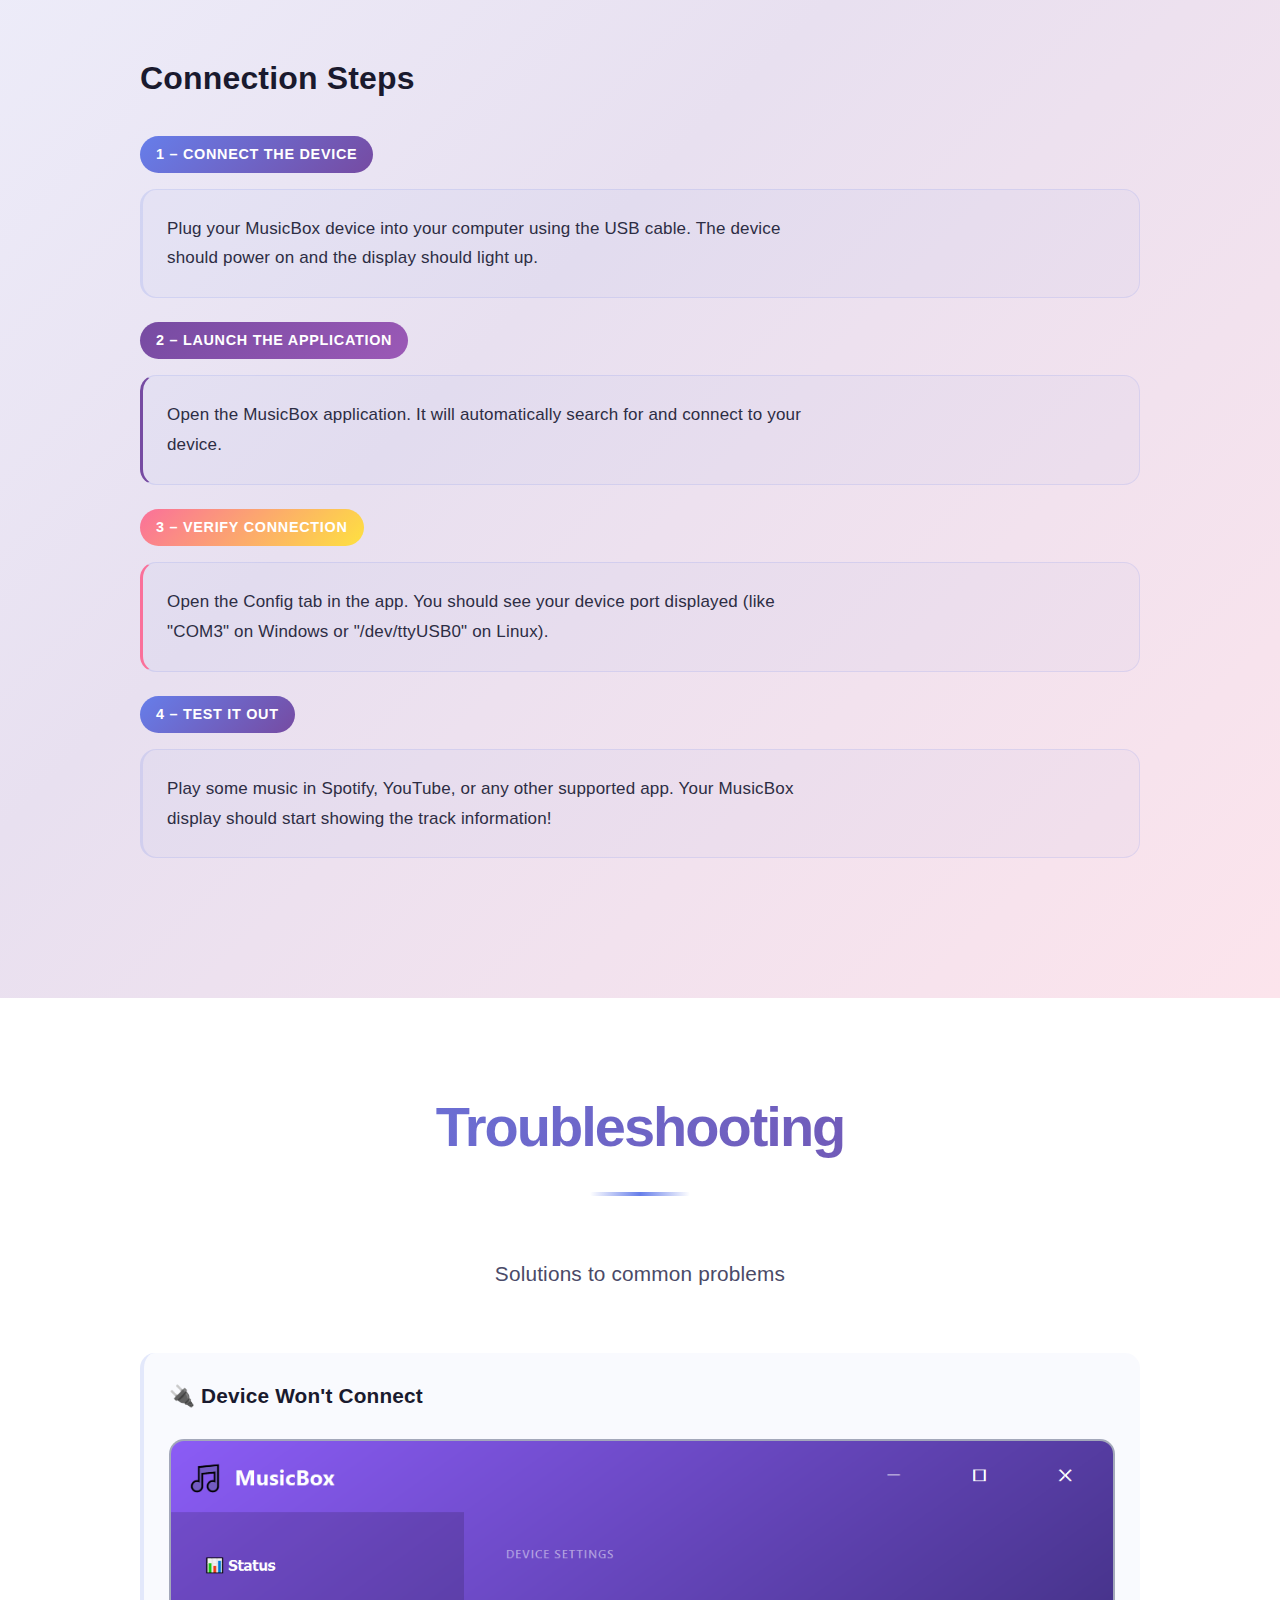
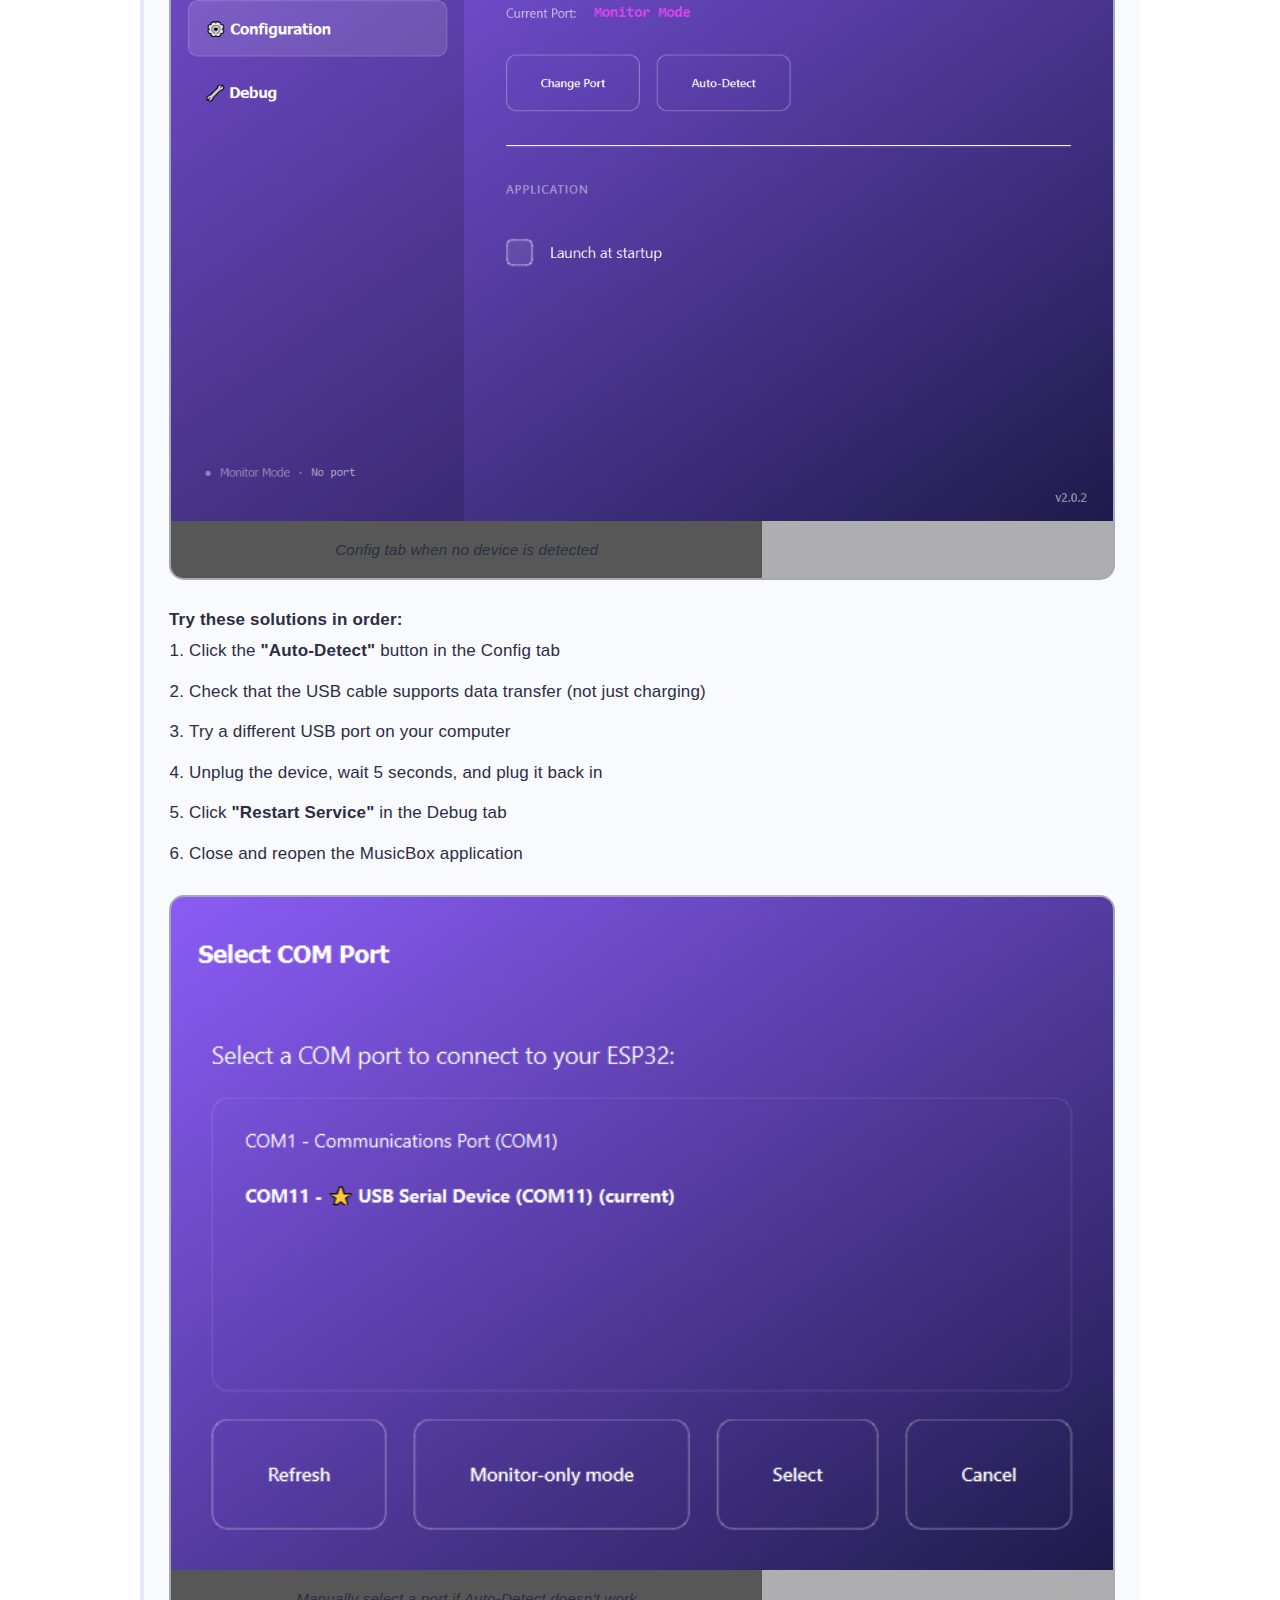
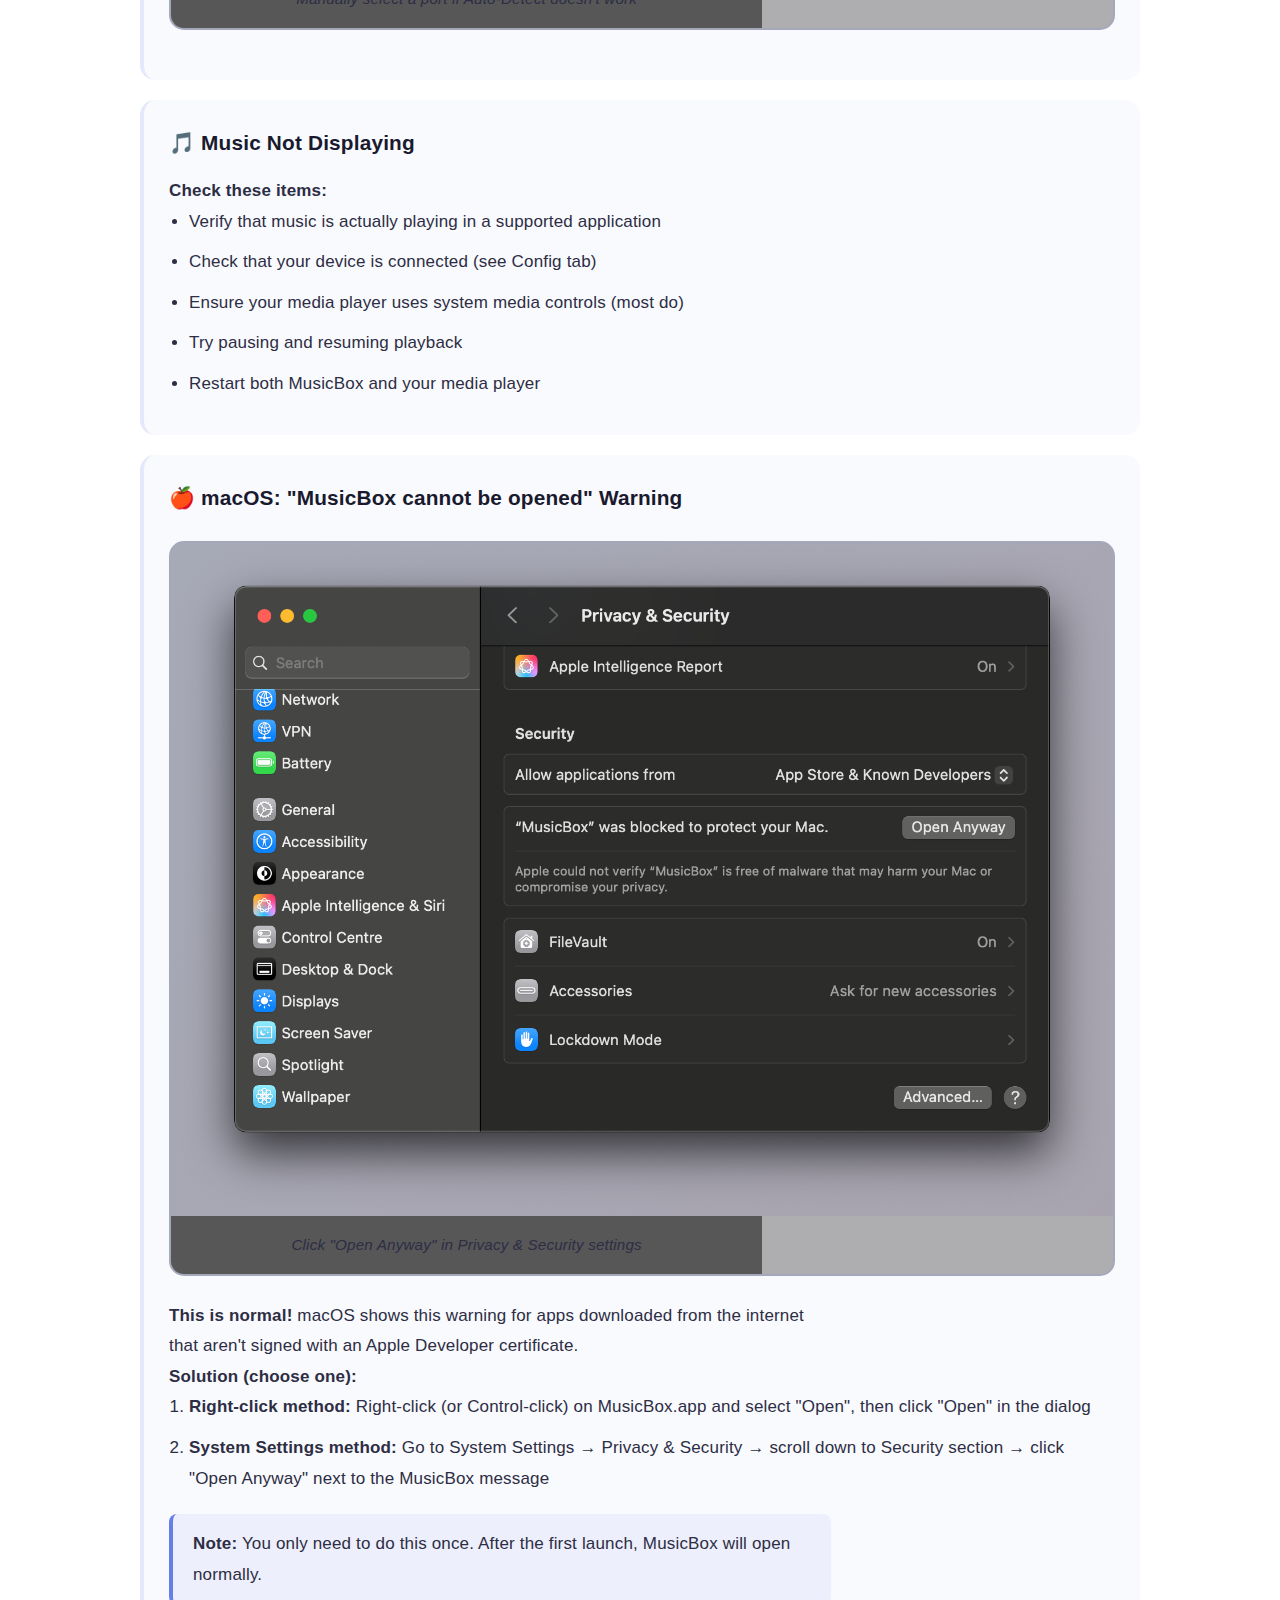
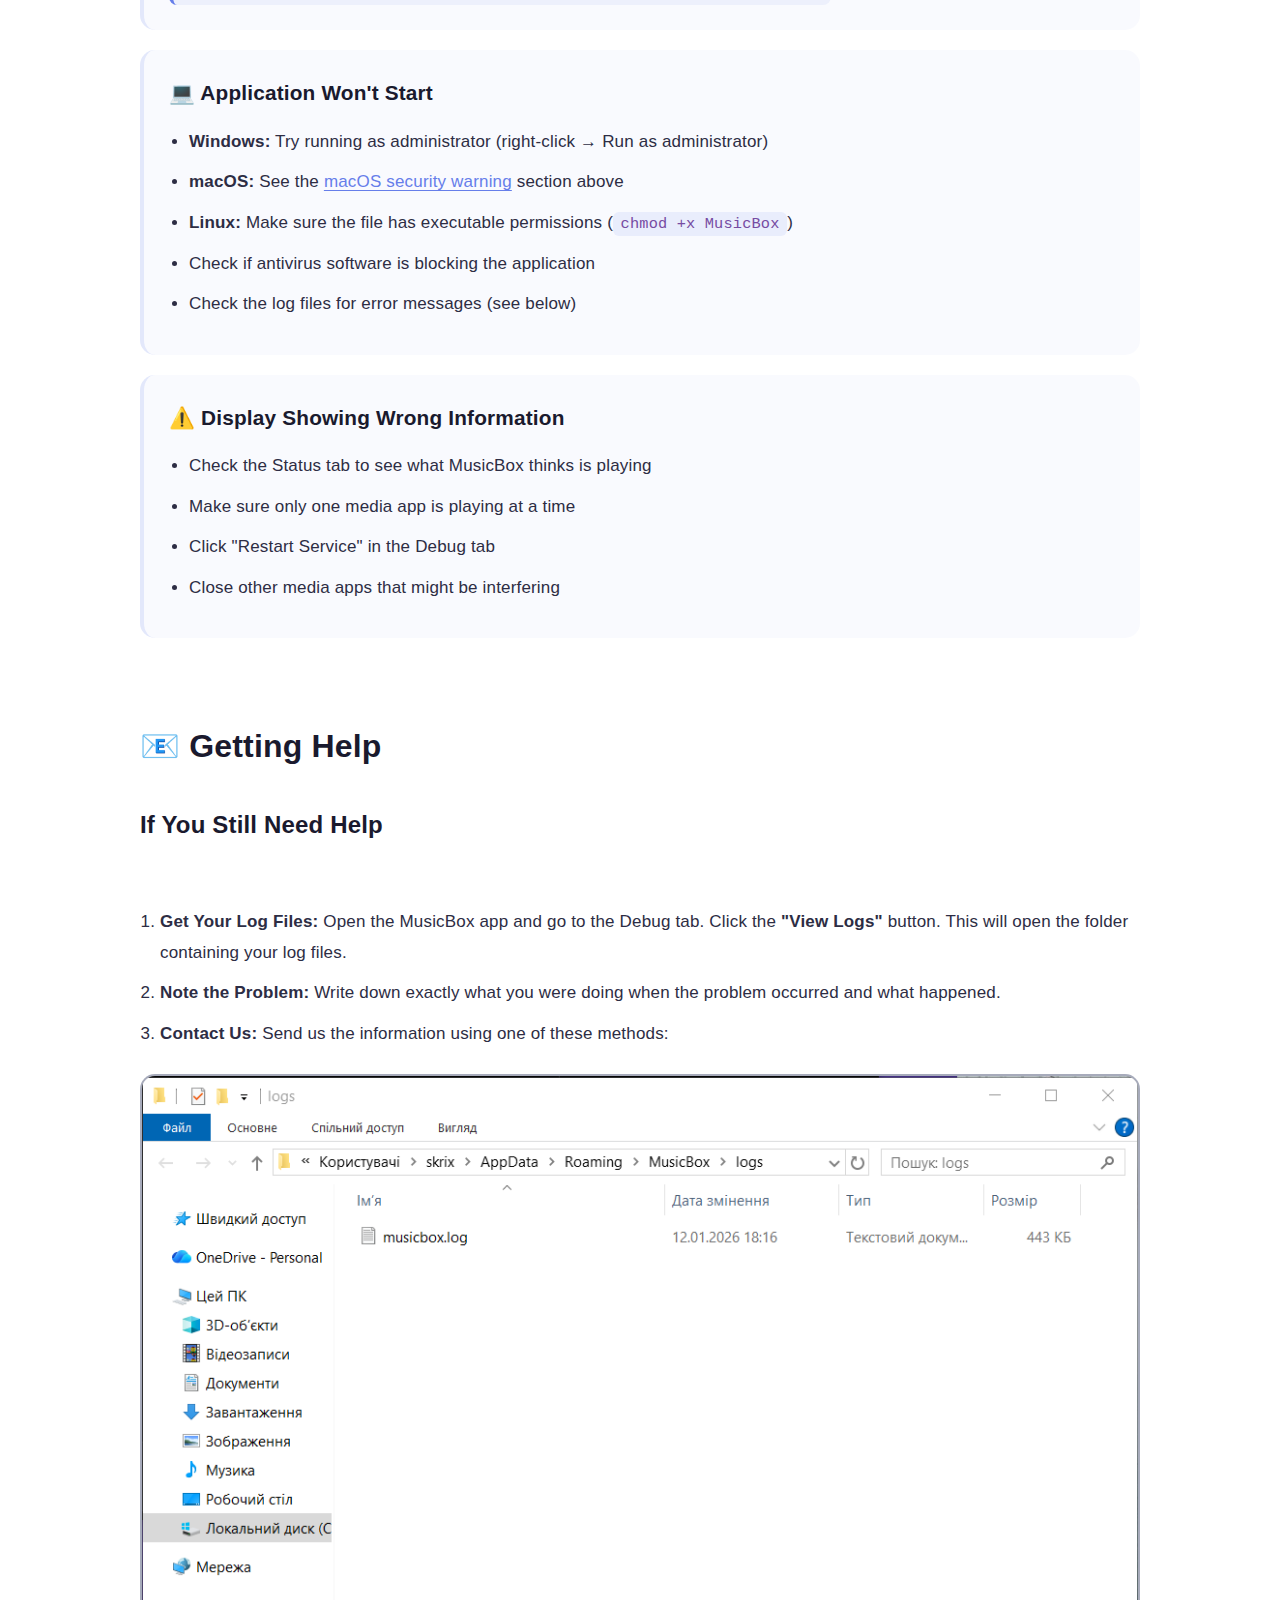
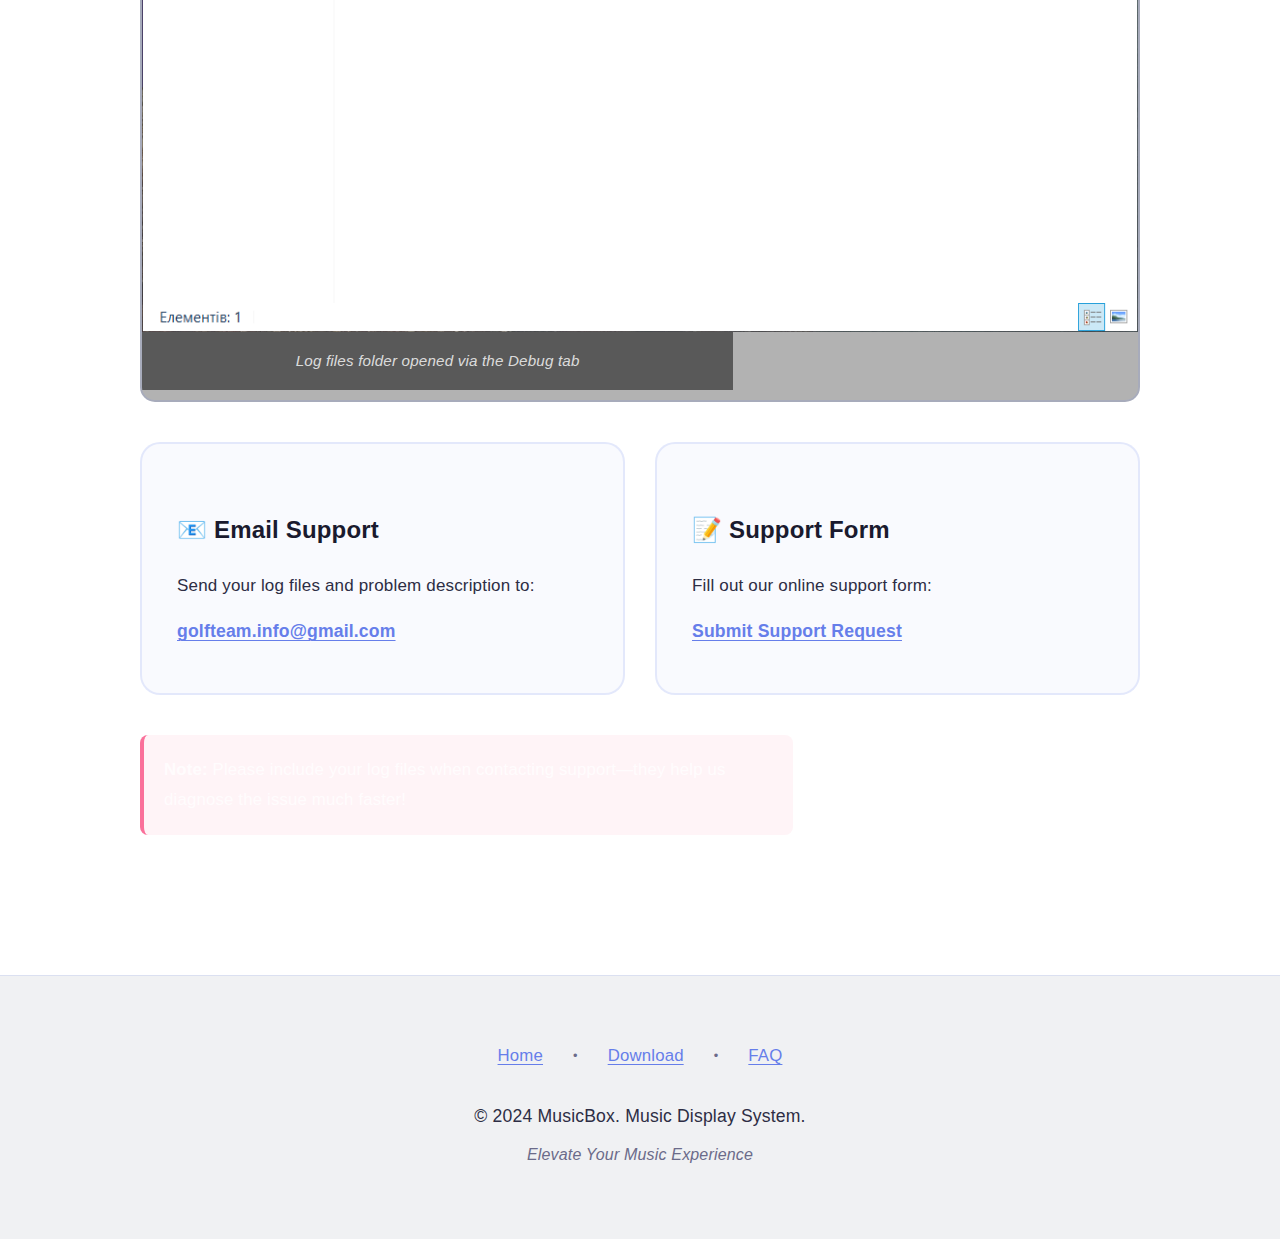
<file: guide.html>
<!DOCTYPE html>
<html lang="en">
<head>
    <meta charset="UTF-8">
    <meta name="viewport" content="width=device-width, initial-scale=1.0">
    <meta name="color-scheme" content="light dark">
    <meta name="description" content="MusicBox User Guide - Complete setup instructions and troubleshooting for your MusicBox device.">
    <title>MusicBox - User Guide</title>
    <link rel="stylesheet" href="styles.css">
    <link rel="alternate" hreflang="uk" href="guide-uk.html">
    <link rel="alternate" hreflang="en" href="guide.html">
</head>
<body>
    <!-- Language Switcher -->
    <nav class="lang-switcher" aria-label="Language selection">
        <a href="guide.html" class="active" lang="en" hreflang="en">EN</a>
        <a href="guide-uk.html" lang="uk" hreflang="uk">UA</a>
    </nav>

    <!-- Navigation -->
    <nav class="guide-nav">
        <div class="container">
            <a href="index.html" class="nav-back">← Back to Home</a>
            <h1 class="nav-title">User Guide</h1>
        </div>
    </nav>

    <!-- Guide Introduction -->
    <section class="guide-intro">
        <div class="container">
            <h1 class="glitch">Welcome to MusicBox</h1>
            <p class="intro-text">This guide will help you set up and use your MusicBox system. Whether you're setting up for the first time or need help troubleshooting, you'll find everything you need here.</p>

            <div class="quick-links">
                <h3>Jump to Section</h3>
                <div class="links-grid">
                    <a href="#software-setup" class="quick-link">
                        <span class="link-icon">💻</span>
                        <span>Software Setup</span>
                    </a>
                    <a href="#hardware-setup" class="quick-link">
                        <span class="link-icon">🔧</span>
                        <span>Hardware Setup</span>
                    </a>
                    <a href="#using-app" class="quick-link">
                        <span class="link-icon">📱</span>
                        <span>Using the App</span>
                    </a>
                    <a href="#troubleshooting" class="quick-link">
                        <span class="link-icon">🔍</span>
                        <span>Troubleshooting</span>
                    </a>
                </div>
            </div>
        </div>
    </section>

    <!-- System Requirements -->
    <section class="guide-section requirements-section">
        <div class="container">
            <h2>System Requirements</h2>
            <div class="guide-content">
                <div class="requirements-grid">
                    <div class="requirement-item">
                        <h3>💻 Computer</h3>
                        <ul>
                            <li>Windows 10/11, macOS 11+, or Linux (Ubuntu/Debian)</li>
                            <li>USB port available</li>
                        </ul>
                    </div>
                    <div class="requirement-item">
                        <h3>🔌 Hardware</h3>
                        <ul>
                            <li>MusicBox device</li>
                            <li>USB cable (data-capable)</li>
                        </ul>
                    </div>
                    <div class="requirement-item">
                        <h3>🎵 Media Apps</h3>
                        <ul>
                            <li>Spotify, YouTube, VLC, etc.</li>
                            <li>Any app with system media controls</li>
                            <li>No special setup needed</li>
                        </ul>
                    </div>
                </div>
            </div>
        </div>
    </section>

    <!-- Software Setup -->
    <section class="guide-section software-section" id="software-setup">
        <div class="container">
            <h2>Software Setup</h2>
            <p class="section-subtitle">Install and configure the MusicBox application</p>

            <div class="guide-content">
                <div class="guide-item">
                    <h3>Step 1: Download & Install</h3>
                    <div class="guide-steps">
                        <div class="guide-step">
                            <span class="step-badge">Download</span>
                            <div class="step-content">
                                <h4>Get the Application</h4>
                                <p><strong>Windows:</strong> <a href="https://github.com/golf-team/musicbox-releases/raw/refs/heads/main/windows/MusicBox.exe" download>Download MusicBox.exe</a></p>
                                <p><strong>macOS:</strong> <a href="https://github.com/golf-team/musicbox-releases/raw/refs/heads/main/macos/MusicBox.dmg" download>Download MusicBox.dmg</a></p>
                                <p><strong>Linux:</strong> <a href="https://github.com/golf-team/musicbox-releases/raw/refs/heads/main/linux/MusicBox" download>Download MusicBox executable</a></p>
                                <p>No installation needed—the app is completely portable!</p>
                            </div>
                        </div>

                        <div class="guide-step">
                            <span class="step-badge">Run</span>
                            <div class="step-content">
                                <h4>Launch the App</h4>
                                <p><strong>Windows:</strong> Simply double-click MusicBox.exe</p>
                                <p><strong>macOS:</strong> Open the DMG, drag MusicBox to Applications, then launch it. See <a href="#macos-gatekeeper">macOS security note</a> below if you get a warning.</p>
                                <p><strong>Linux:</strong> Make the file executable first:</p>
                                <pre><code>chmod +x MusicBox
./MusicBox</code></pre>
                                <p>The app will open and appear in your system tray.</p>
                            </div>
                        </div>

                        <div class="guide-step">
                            <span class="step-badge">Setup</span>
                            <div class="step-content">
                                <h4>First Launch Configuration</h4>
                                <p>On first launch, you'll be asked if you want MusicBox to start automatically with your computer. We recommend selecting "Yes" for the best experience.</p>
                            </div>
                        </div>
                    </div>
                </div>

                <div class="guide-item" id="using-app">
                    <h3>Step 2: Using the Application</h3>
                    <p class="guide-intro-text">MusicBox has three main tabs that help you monitor, configure, and debug your setup.</p>

                    <div class="feature-section">
                        <h4>📊 Status Tab</h4>
                        <div class="screenshot-placeholder">
                            <img src="images/guides/status.png" alt="MusicBox Status Tab showing currently playing track">
                            <p class="screenshot-caption">The Status tab displays your currently playing music</p>
                        </div>
                        <p>View what's currently playing on your MusicBox display:</p>
                        <ul>
                            <li><strong>Track Title:</strong> The name of the current song</li>
                            <li><strong>Artist Name:</strong> Who performs the song</li>
                            <li><strong>Playback Time:</strong> Current position and total duration</li>
                            <li><strong>Status:</strong> Shows if music is Playing, Paused, or Stopped</li>
                        </ul>
                    </div>

                    <div class="feature-section">
                        <h4>⚙️ Config Tab</h4>
                        <div class="screenshot-placeholder">
                            <img src="images/guides/configuration.png" alt="MusicBox Config Tab with device settings">
                            <p class="screenshot-caption">Configure your device and application settings</p>
                        </div>
                        <p>Manage your device and application settings:</p>
                        <ul>
                            <li><strong>Current Port:</strong> Shows which USB port your device is connected to</li>
                            <li><strong>Change Port:</strong> Manually select a different USB port if needed</li>
                            <li><strong>Auto-Detect:</strong> Automatically find and connect to your MusicBox device</li>
                            <li><strong>Launch at Startup:</strong> Toggle automatic startup with your computer</li>
                        </ul>
                        <p class="tip"><strong>Tip:</strong> If your device isn't connecting, try clicking "Auto-Detect" first!</p>
                    </div>

                    <div class="feature-section">
                        <h4>🔧 Debug Tab</h4>
                        <div class="screenshot-placeholder">
                            <img src="images/guides/debug_1.png" alt="MusicBox Debug Tab with system information">
                            <p class="screenshot-caption">Debug information and troubleshooting tools</p>
                        </div>
                        <div class="screenshot-placeholder">
                            <img src="images/guides/debug_2.png" alt="MusicBox Debug Tab with connection details">
                            <p class="screenshot-caption">Connection debug information and last sent data</p>
                        </div>
                        <p>Access system information and troubleshooting tools:</p>
                        <ul>
                            <li><strong>System Information:</strong> App version, Python version, memory usage</li>
                            <li><strong>Queue Size:</strong> Number of pending messages</li>
                            <li><strong>Connection Debug:</strong> Real-time connection status messages</li>
                            <li><strong>Last Sent Data:</strong> JSON data sent to your device</li>
                            <li><strong>Restart Service:</strong> Restart the connection if something goes wrong</li>
                            <li><strong>View Logs:</strong> Open the folder containing detailed log files</li>
                        </ul>
                    </div>
                </div>
            </div>
        </div>
    </section>

    <!-- Hardware Setup -->
    <section class="guide-section device-guide" id="hardware-setup">
        <div class="container">
            <h2>Hardware Setup</h2>
            <p class="section-subtitle">Connect and configure your MusicBox device</p>

            <div class="guide-content">
                <div class="guide-item">
                    <h3>What You Need</h3>
                    <div class="hardware-list">
                        <div class="hardware-item">
                            <h4>✓ MusicBox Device</h4>
                            <p>Your MusicBox device</p>
                        </div>

                        <div class="hardware-item">
                            <h4>✓ Type-C USB Cable</h4>
                            <p>A Type-C USB cable that supports data transfer (not charging-only).</p>
                        </div>

                        <div class="hardware-item">
                            <h4>✓ Computer</h4>
                            <p>Windows or Linux computer with an available USB port</p>
                        </div>
                    </div>
                </div>

                <div class="guide-item">
                    <h3>Connection Steps</h3>
                    <div class="guide-steps">
                        <div class="guide-step">
                            <span class="step-badge">1 – Connect the Device</span>
                            <div class="step-content">
                                <p>Plug your MusicBox device into your computer using the USB cable. The device should power on and the display should light up.</p>
                            </div>
                        </div>

                        <div class="guide-step">
                            <span class="step-badge">2 – Launch the Application</span>
                            <div class="step-content">
                                <p>Open the MusicBox application. It will automatically search for and connect to your device.</p>
                            </div>
                        </div>

                        <div class="guide-step">
                            <span class="step-badge">3 – Verify Connection</span>
                            <div class="step-content">
                                <p>Open the Config tab in the app. You should see your device port displayed (like "COM3" on Windows or "/dev/ttyUSB0" on Linux).</p>
                            </div>
                        </div>

                        <div class="guide-step">
                            <span class="step-badge">4 – Test It Out</span>
                            <div class="step-content">
                                <p>Play some music in Spotify, YouTube, or any other supported app. Your MusicBox display should start showing the track information!</p>
                            </div>
                        </div>
                    </div>
                </div>
            </div>
        </div>
    </section>

    <!-- Troubleshooting -->
    <section class="guide-section troubleshooting-section" id="troubleshooting">
        <div class="container">
            <h2>Troubleshooting</h2>
            <p class="section-subtitle">Solutions to common problems</p>

            <div class="guide-content">
                <div class="troubleshoot-section">
                    <div class="troubleshoot-item" id="troubleshooting-connection">
                        <h4>🔌 Device Won't Connect</h4>
                        <div class="screenshot-placeholder">
                            <img src="images/guides/configuration_no_device.png" alt="MusicBox Config Tab showing no device connected">
                            <p class="screenshot-caption">Config tab when no device is detected</p>
                        </div>
                        <p><strong>Try these solutions in order:</strong></p>
                        <ol>
                            <li>Click the <strong>"Auto-Detect"</strong> button in the Config tab</li>
                            <li>Check that the USB cable supports data transfer (not just charging)</li>
                            <li>Try a different USB port on your computer</li>
                            <li>Unplug the device, wait 5 seconds, and plug it back in</li>
                            <li>Click <strong>"Restart Service"</strong> in the Debug tab</li>
                            <li>Close and reopen the MusicBox application</li>
                        </ol>
                        <div class="screenshot-placeholder">
                            <img src="images/guides/select_port.png" alt="MusicBox port selection dialog">
                            <p class="screenshot-caption">Manually select a port if Auto-Detect doesn't work</p>
                        </div>
                    </div>

                    <div class="troubleshoot-item" id="troubleshooting-music">
                        <h4>🎵 Music Not Displaying</h4>
                        <p><strong>Check these items:</strong></p>
                        <ul>
                            <li>Verify that music is actually playing in a supported application</li>
                            <li>Check that your device is connected (see Config tab)</li>
                            <li>Ensure your media player uses system media controls (most do)</li>
                            <li>Try pausing and resuming playback</li>
                            <li>Restart both MusicBox and your media player</li>
                        </ul>
                    </div>

                    <div class="troubleshoot-item" id="macos-gatekeeper">
                        <h4>🍎 macOS: "MusicBox cannot be opened" Warning</h4>
                        <div class="screenshot-placeholder">
                            <img src="images/guides/macos_issues.png" alt="macOS Privacy & Security settings showing Open Anyway button">
                            <p class="screenshot-caption">Click "Open Anyway" in Privacy & Security settings</p>
                        </div>
                        <p><strong>This is normal!</strong> macOS shows this warning for apps downloaded from the internet that aren't signed with an Apple Developer certificate.</p>
                        <p><strong>Solution (choose one):</strong></p>
                        <ol>
                            <li><strong>Right-click method:</strong> Right-click (or Control-click) on MusicBox.app and select "Open", then click "Open" in the dialog</li>
                            <li><strong>System Settings method:</strong> Go to System Settings → Privacy & Security → scroll down to Security section → click "Open Anyway" next to the MusicBox message</li>
                        </ol>
                        <p class="tip"><strong>Note:</strong> You only need to do this once. After the first launch, MusicBox will open normally.</p>
                    </div>

                    <div class="troubleshoot-item" id="troubleshooting-wont-start">
                        <h4>💻 Application Won't Start</h4>
                        <ul>
                            <li><strong>Windows:</strong> Try running as administrator (right-click → Run as administrator)</li>
                            <li><strong>macOS:</strong> See the <a href="#macos-gatekeeper">macOS security warning</a> section above</li>
                            <li><strong>Linux:</strong> Make sure the file has executable permissions (<code>chmod +x MusicBox</code>)</li>
                            <li>Check if antivirus software is blocking the application</li>
                            <li>Check the log files for error messages (see below)</li>
                        </ul>
                    </div>

                    <div class="troubleshoot-item" id="troubleshooting-wrong-info">
                        <h4>⚠️ Display Showing Wrong Information</h4>
                        <ul>
                            <li>Check the Status tab to see what MusicBox thinks is playing</li>
                            <li>Make sure only one media app is playing at a time</li>
                            <li>Click "Restart Service" in the Debug tab</li>
                            <li>Close other media apps that might be interfering</li>
                        </ul>
                    </div>
                </div>

                <div class="guide-item support-section" id="getting-help">
                    <h3>📧 Getting Help</h3>
                    <div class="help-section">
                        <h4>If You Still Need Help</h4>
                        <p>If none of the above solutions work, we're here to help! Follow these steps:</p>

                        <ol>
                            <li><strong>Get Your Log Files:</strong> Open the MusicBox app and go to the Debug tab. Click the <strong>"View Logs"</strong> button. This will open the folder containing your log files.</li>
                            <li><strong>Note the Problem:</strong> Write down exactly what you were doing when the problem occurred and what happened.</li>
                            <li><strong>Contact Us:</strong> Send us the information using one of these methods:</li>
                        </ol>

                        <div class="screenshot-placeholder">
                            <img src="images/guides/logs.png" alt="MusicBox logs folder with log files">
                            <p class="screenshot-caption">Log files folder opened via the Debug tab</p>
                        </div>

                        <div class="contact-methods">
                            <div class="contact-box">
                                <h4>📧 Email Support</h4>
                                <p>Send your log files and problem description to:</p>
                                <p class="contact-link"><a href="mailto:golfteam.info@gmail.com">golfteam.info@gmail.com</a></p>
                            </div>

                            <div class="contact-box">
                                <h4>📝 Support Form</h4>
                                <p>Fill out our online support form:</p>
                                <p class="contact-link"><a href="https://forms.gle/xaKGrrvCivJgm5dHA" target="_blank">Submit Support Request</a></p>
                            </div>
                        </div>

                        <p class="support-note"><strong>Note:</strong> Please include your log files when contacting support—they help us diagnose the issue much faster!</p>
                    </div>
                </div>
            </div>
        </div>
    </section>

    <!-- Footer -->
    <footer>
        <div class="container">
            <div class="footer-content">
                <div class="footer-links">
                    <a href="index.html">Home</a>
                    <span class="separator">•</span>
                    <a href="index.html#download">Download</a>
                    <span class="separator">•</span>
                    <a href="index.html#faq">FAQ</a>
                </div>
                <p>&copy; 2024 MusicBox. Music Display System.</p>
                <p class="tagline-footer">Elevate Your Music Experience</p>
            </div>
        </div>
    </footer>
</body>
</html>
</file>
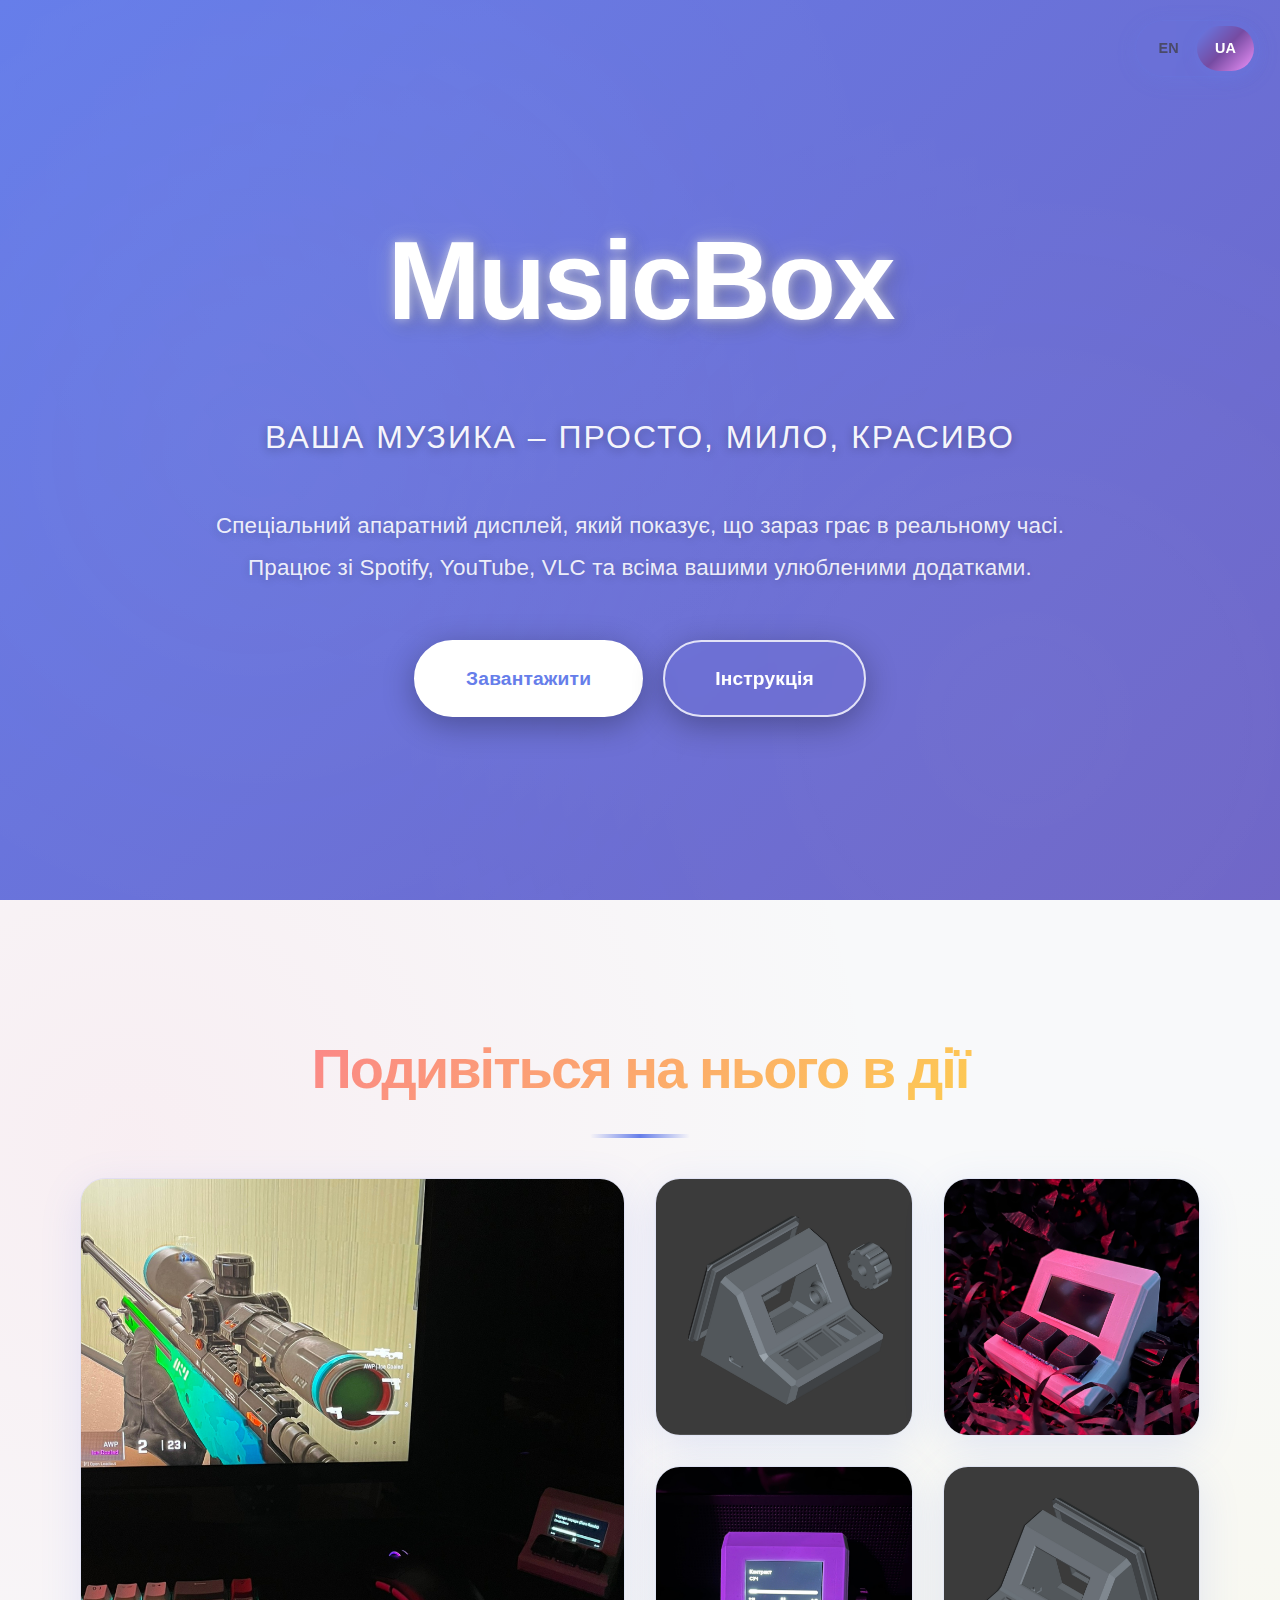
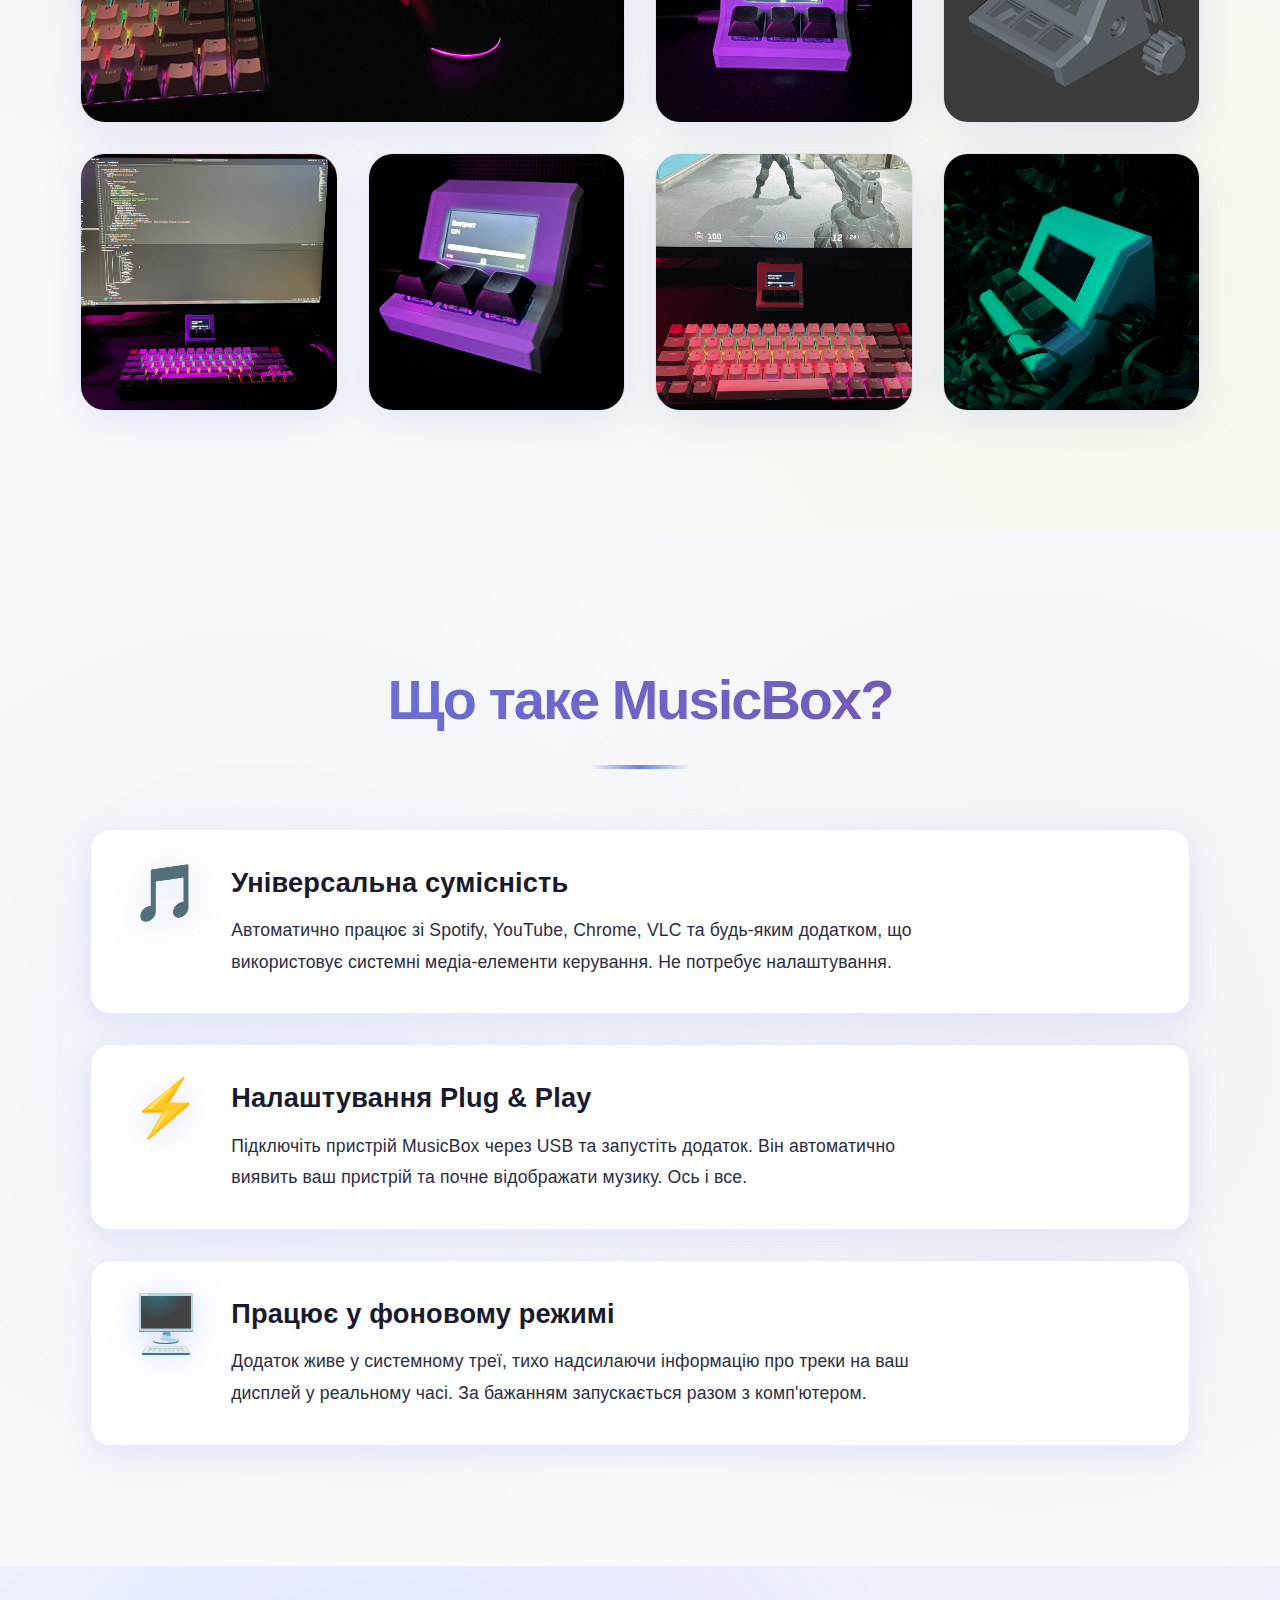
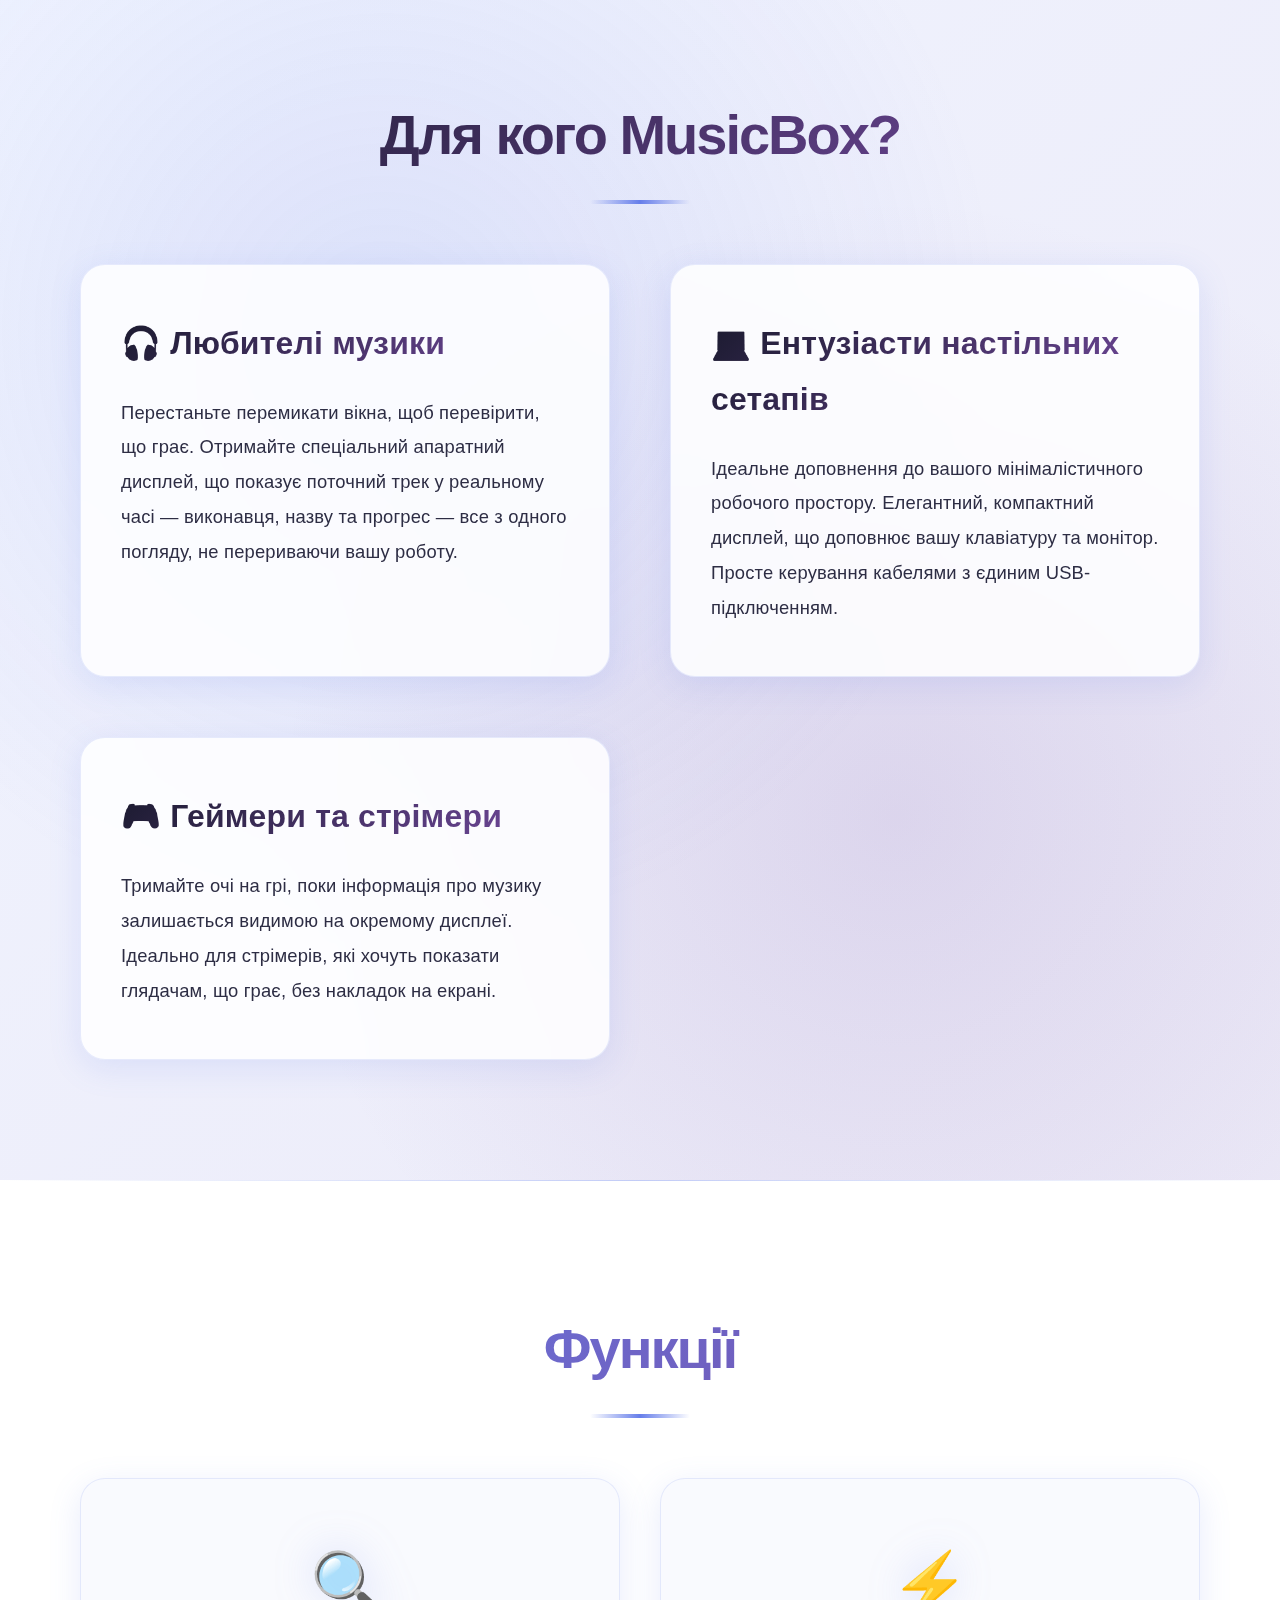
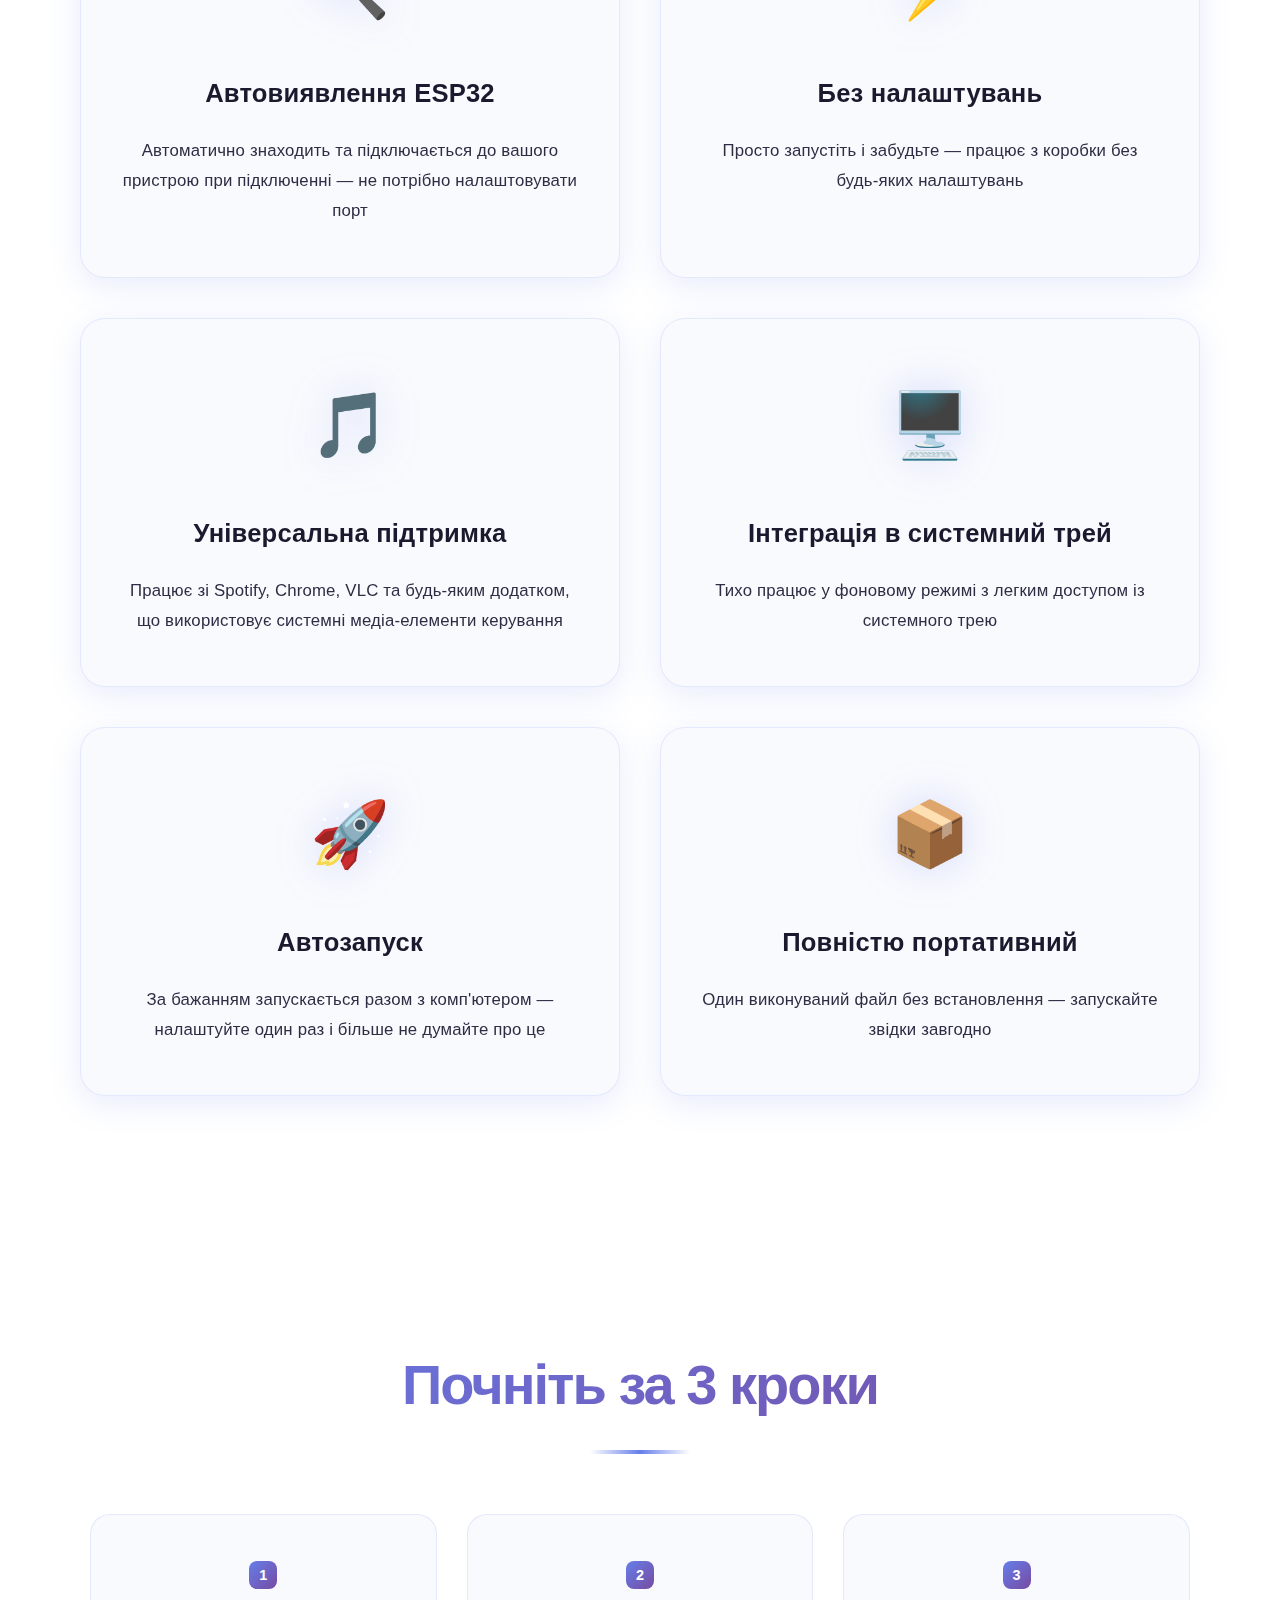
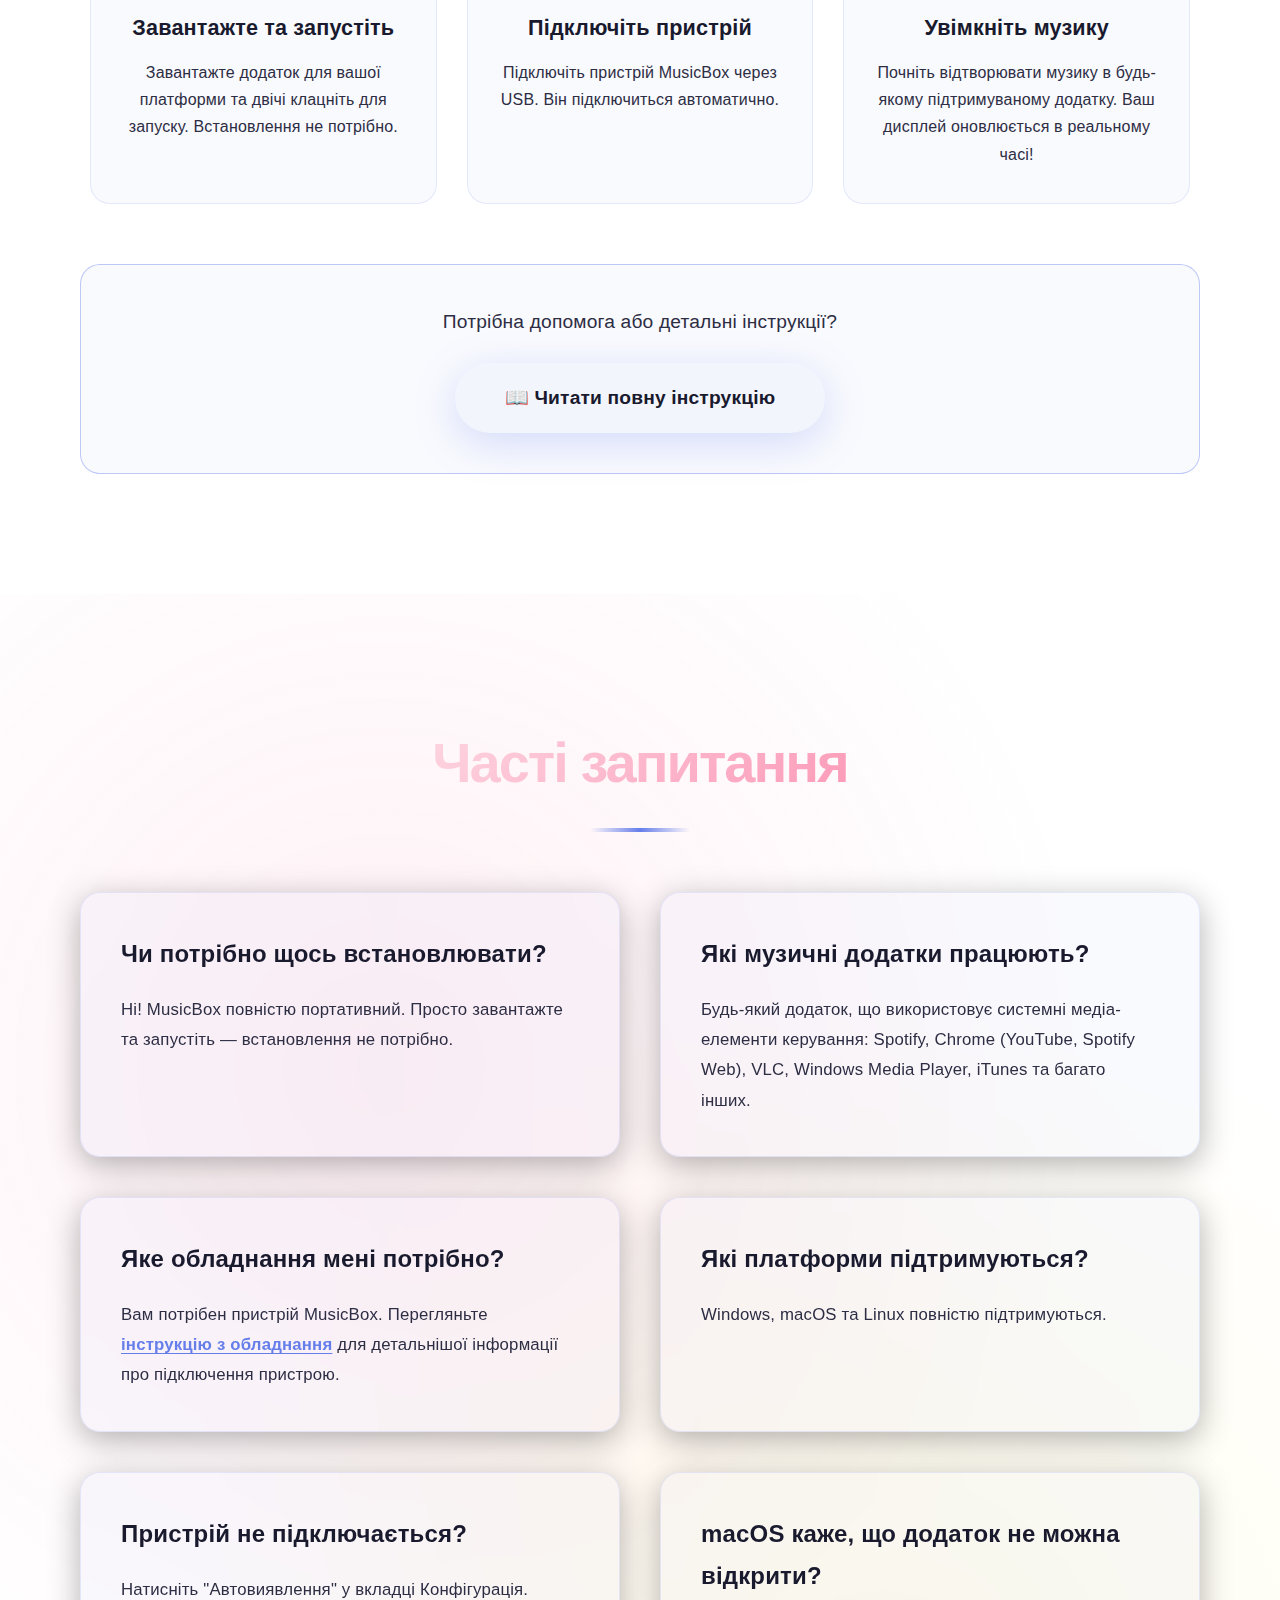
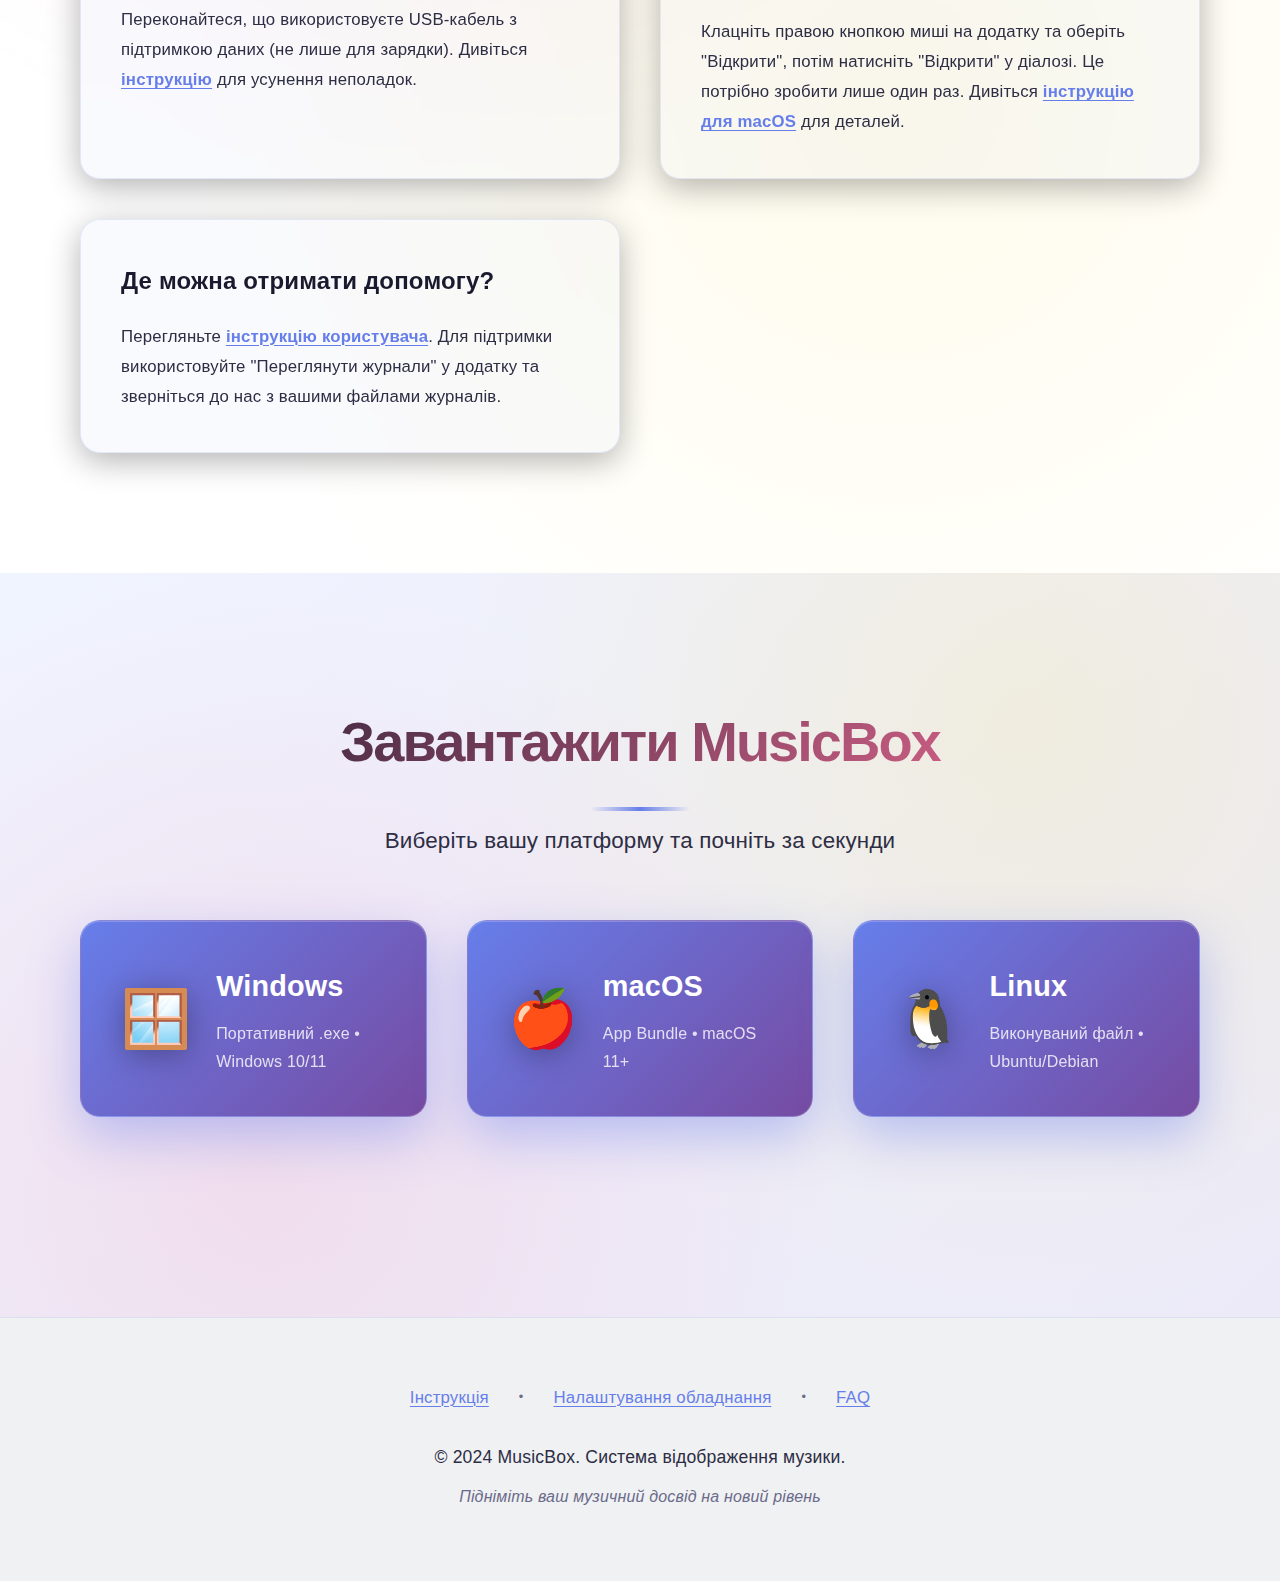
<file: index-uk.html>
<!DOCTYPE html>
<html lang="uk">
<head>
    <meta charset="UTF-8">
    <meta name="viewport" content="width=device-width, initial-scale=1.0">
    <meta name="color-scheme" content="light dark">
    <meta name="description" content="MusicBox - Спеціальний апаратний дисплей, який показує, що зараз грає в реальному часі. Працює зі Spotify, YouTube, VLC та всіма вашими улюбленими додатками.">
    <title>MusicBox - Система відображення музики</title>
    <link rel="stylesheet" href="styles.css">
    <link rel="alternate" hreflang="en" href="index.html">
    <link rel="alternate" hreflang="uk" href="index-uk.html">
</head>
<body>
    <!-- Перемикач мови -->
    <nav class="lang-switcher" aria-label="Вибір мови">
        <a href="index.html" lang="en" hreflang="en">EN</a>
        <a href="index-uk.html" class="active" lang="uk" hreflang="uk">UA</a>
    </nav>

    <!-- Головний розділ -->
    <header class="hero">
        <div class="hero-background"></div>
        <div class="container">
            <div class="hero-content">
                <h1 class="glitch" data-text="MusicBox">MusicBox</h1>
                <p class="tagline">Ваша музика – просто, мило, красиво</p>
                <p class="description">
                  Спеціальний апаратний дисплей, який показує, що зараз грає в реальному часі.
                </br>
                  Працює зі Spotify, YouTube, VLC та всіма вашими улюбленими додатками.
                </p>
                <div class="hero-cta">
                    <a href="#download" class="cta-button primary-cta">Завантажити</a>
                    <a href="guide-uk.html" class="cta-button secondary-cta">Інструкція</a>
                </div>
            </div>
        </div>
    </header>

    <!-- Розділ з фотографіями -->
    <section class="photos">
        <div class="container">
            <h2>Подивіться на нього в дії</h2>
            <p class="section-subtitle"></p>

            <div class="gallery">
                <div class="gallery-item gallery-large">
                    <div class="gallery-image">
                        <img src="images/8.png" alt="Дисплей MusicBox показує поточний трек">
                        <div class="gallery-content">
                            <h3>Завжди знайте, що грає</h3>
                            <p>Інформація про трек з першого погляду</p>
                        </div>
                    </div>
                </div>

                <div class="gallery-item">
                    <div class="gallery-image">
                        <img src="images/2.png" alt="Пристрій MusicBox на столі">
                        <div class="gallery-content">
                            <h3>На вашому столі</h3>
                            <p>Компактний та стильний</p>
                        </div>
                    </div>
                </div>

                <div class="gallery-item">
                    <div class="gallery-image">
                        <img src="images/4.png" alt="MusicBox підключений через USB">
                        <div class="gallery-content">
                            <h3>Просте підключення</h3>
                            <p>Просто підключіть через USB</p>
                        </div>
                    </div>
                </div>

                <div class="gallery-item">
                    <div class="gallery-image">
                        <img src="images/3.png" alt="Апаратний пристрій MusicBox">
                        <div class="gallery-content">
                            <h3>Якісне обладнання</h3>
                            <p>Створений, щоб служити</p>
                        </div>
                    </div>
                </div>

                <div class="gallery-item">
                    <div class="gallery-image">
                        <img src="images/1.png" alt="Інтерфейс додатку MusicBox">
                        <div class="gallery-content">
                            <h3>Легкий у використанні</h3>
                            <p>Простий інтерфейс додатку</p>
                        </div>
                    </div>
                </div>

                <div class="gallery-item">
                    <div class="gallery-image">
                        <img src="images/9.png" alt="MusicBox показує обкладинку альбому">
                        <div class="gallery-content">
                            <h3>Чудовий дисплей</h3>
                            <p>Яскраві кольори та чіткість</p>
                        </div>
                    </div>
                </div>

                <div class="gallery-item">
                    <div class="gallery-image">
                        <img src="images/7.png" alt="MusicBox в робочому просторі">
                        <div class="gallery-content">
                            <h3>Ідеально для будь-якого сетапу</h3>
                            <p>Пасує до вашого стилю</p>
                        </div>
                    </div>
                </div>

                <div class="gallery-item">
                    <div class="gallery-image">
                        <img src="images/5.png" alt="MusicBox крупним планом">
                        <div class="gallery-content">
                            <h3>Елегантний дизайн</h3>
                            <p>Сучасний та мінімалістичний</p>
                        </div>
                    </div>
                </div>

                <div class="gallery-item">
                    <div class="gallery-image">
                        <img src="images/6.png" alt="MusicBox з підсвіткою">
                        <div class="gallery-content">
                            <h3>Працює всюди</h3>
                            <p>Видимість вдень і вночі</p>
                        </div>
                    </div>
                </div>
            </div>
        </div>
    </section>

    <!-- Розділ "Що таке MusicBox" -->
    <section class="about-program">
        <div class="container">
            <h2>Що таке MusicBox?</h2>
            <div class="about-content">
                <div class="about-text">
                    <div class="value-props">
                        <div class="value-prop">
                            <div class="value-icon">🎵</div>
                            <div>
                                <h3>Універсальна сумісність</h3>
                                <p>Автоматично працює зі Spotify, YouTube, Chrome, VLC та будь-яким додатком, що використовує системні медіа-елементи керування. Не потребує налаштування.</p>
                            </div>
                        </div>

                        <div class="value-prop">
                            <div class="value-icon">⚡</div>
                            <div>
                                <h3>Налаштування Plug & Play</h3>
                                <p>Підключіть пристрій MusicBox через USB та запустіть додаток. Він автоматично виявить ваш пристрій та почне відображати музику. Ось і все.</p>
                            </div>
                        </div>

                        <div class="value-prop">
                            <div class="value-icon">🖥️</div>
                            <div>
                                <h3>Працює у фоновому режимі</h3>
                                <p>Додаток живе у системному треї, тихо надсилаючи інформацію про треки на ваш дисплей у реальному часі. За бажанням запускається разом з комп'ютером.</p>
                            </div>
                        </div>
                    </div>
                </div>
            </div>
        </div>
    </section>

    <!-- Розділ "Для кого MusicBox" -->
    <section class="marketing">
        <div class="container">
            <h2>Для кого MusicBox?</h2>
            <div class="marketing-content">
                <div class="marketing-item">
                    <h3>🎧 Любителі музики</h3>
                    <p>Перестаньте перемикати вікна, щоб перевірити, що грає. Отримайте спеціальний апаратний дисплей, що показує поточний трек у реальному часі — виконавця, назву та прогрес — все з одного погляду, не перериваючи вашу роботу.</p>
                </div>
                <div class="marketing-item">
                    <h3>💻 Ентузіасти настільних сетапів</h3>
                    <p>Ідеальне доповнення до вашого мінімалістичного робочого простору. Елегантний, компактний дисплей, що доповнює вашу клавіатуру та монітор. Просте керування кабелями з єдиним USB-підключенням.</p>
                </div>
                <div class="marketing-item">
                    <h3>🎮 Геймери та стрімери</h3>
                    <p>Тримайте очі на грі, поки інформація про музику залишається видимою на окремому дисплеї. Ідеально для стрімерів, які хочуть показати глядачам, що грає, без накладок на екрані.</p>
                </div>
            </div>
        </div>
    </section>

    <!-- Розділ функцій -->
    <section class="features">
        <div class="container">
            <h2>Функції</h2>
            <div class="features-grid">
                <div class="feature">
                    <div class="feature-icon">🔍</div>
                    <h3>Автовиявлення ESP32</h3>
                    <p>Автоматично знаходить та підключається до вашого пристрою при підключенні — не потрібно налаштовувати порт</p>
                </div>
                <div class="feature">
                    <div class="feature-icon">⚡</div>
                    <h3>Без налаштувань</h3>
                    <p>Просто запустіть і забудьте — працює з коробки без будь-яких налаштувань</p>
                </div>
                <div class="feature">
                    <div class="feature-icon">🎵</div>
                    <h3>Універсальна підтримка</h3>
                    <p>Працює зі Spotify, Chrome, VLC та будь-яким додатком, що використовує системні медіа-елементи керування</p>
                </div>
                <div class="feature">
                    <div class="feature-icon">🖥️</div>
                    <h3>Інтеграція в системний трей</h3>
                    <p>Тихо працює у фоновому режимі з легким доступом із системного трею</p>
                </div>
                <div class="feature">
                    <div class="feature-icon">🚀</div>
                    <h3>Автозапуск</h3>
                    <p>За бажанням запускається разом з комп'ютером — налаштуйте один раз і більше не думайте про це</p>
                </div>
                <div class="feature">
                    <div class="feature-icon">📦</div>
                    <h3>Повністю портативний</h3>
                    <p>Один виконуваний файл без встановлення — запускайте звідки завгодно</p>
                </div>
            </div>
        </div>
    </section>

    <!-- Розділ швидкого старту -->
    <section class="quick-start">
        <div class="container">
            <h2>Почніть за 3 кроки</h2>
            <div class="steps">
                <div class="step">
                    <div class="step-number">1</div>
                    <h3>Завантажте та запустіть</h3>
                    <p>Завантажте додаток для вашої платформи та двічі клацніть для запуску. Встановлення не потрібно.</p>
                </div>
                <div class="step">
                    <div class="step-number">2</div>
                    <h3>Підключіть пристрій</h3>
                    <p>Підключіть пристрій MusicBox через USB. Він підключиться автоматично.</p>
                </div>
                <div class="step">
                    <div class="step-number">3</div>
                    <h3>Увімкніть музику</h3>
                    <p>Почніть відтворювати музику в будь-якому підтримуваному додатку. Ваш дисплей оновлюється в реальному часі!</p>
                </div>
            </div>

            <div class="guide-cta">
                <p>Потрібна допомога або детальні інструкції?</p>
                <a href="guide-uk.html" class="guide-button">📖 Читати повну інструкцію</a>
            </div>
        </div>
    </section>

    <!-- Розділ FAQ -->
    <section class="faq" id="faq">
        <div class="container">
            <h2>Часті запитання</h2>
            <div class="faq-grid">
                <div class="faq-item" id="faq-installation">
                    <h3>Чи потрібно щось встановлювати?</h3>
                    <p>Ні! MusicBox повністю портативний. Просто завантажте та запустіть — встановлення не потрібно.</p>
                </div>

                <div class="faq-item" id="faq-supported-apps">
                    <h3>Які музичні додатки працюють?</h3>
                    <p>Будь-який додаток, що використовує системні медіа-елементи керування: Spotify, Chrome (YouTube, Spotify Web), VLC, Windows Media Player, iTunes та багато інших.</p>
                </div>

                <div class="faq-item" id="faq-hardware">
                    <h3>Яке обладнання мені потрібно?</h3>
                    <p>Вам потрібен пристрій MusicBox. Перегляньте <a href="guide-uk.html#hardware-setup">інструкцію з обладнання</a> для детальнішої інформації про підключення пристрою.</p>
                </div>

                <div class="faq-item" id="faq-platforms">
                    <h3>Які платформи підтримуються?</h3>
                    <p>Windows, macOS та Linux повністю підтримуються.</p>
                </div>

                <div class="faq-item" id="faq-device-connection">
                    <h3>Пристрій не підключається?</h3>
                    <p>Натисніть "Автовиявлення" у вкладці Конфігурація. Переконайтеся, що використовуєте USB-кабель з підтримкою даних (не лише для зарядки). Дивіться <a href="guide-uk.html#troubleshooting-connection">інструкцію</a> для усунення неполадок.</p>
                </div>

                <div class="faq-item" id="faq-macos-warning">
                    <h3>macOS каже, що додаток не можна відкрити?</h3>
                    <p>Клацніть правою кнопкою миші на додатку та оберіть "Відкрити", потім натисніть "Відкрити" у діалозі. Це потрібно зробити лише один раз. Дивіться <a href="guide-uk.html#macos-gatekeeper">інструкцію для macOS</a> для деталей.</p>
                </div>

                <div class="faq-item" id="faq-help">
                    <h3>Де можна отримати допомогу?</h3>
                    <p>Перегляньте <a href="guide-uk.html">інструкцію користувача</a>. Для підтримки використовуйте "Переглянути журнали" у додатку та зверніться до нас з вашими файлами журналів.</p>
                </div>
            </div>
        </div>
    </section>

    <!-- Розділ завантаження -->
    <section class="download" id="download">
        <div class="container">
            <h2>Завантажити MusicBox</h2>
            <p class="download-subtitle">Виберіть вашу платформу та почніть за секунди</p>

            <div class="download-buttons">
                <a href="https://github.com/golf-team/musicbox-releases/raw/refs/heads/main/windows/MusicBox.exe" class="download-btn primary" download>
                    <span class="platform-icon">🪟</span>
                    <div class="btn-content">
                        <span class="platform">Windows</span>
                        <span class="details">Портативний .exe • Windows 10/11</span>
                    </div>
                </a>

                <a href="https://github.com/golf-team/musicbox-releases/raw/refs/heads/main/macos/MusicBox.dmg" class="download-btn primary" download>
                    <span class="platform-icon">🍎</span>
                    <div class="btn-content">
                        <span class="platform">macOS</span>
                        <span class="details">App Bundle • macOS 11+</span>
                    </div>
                </a>

                <a href="https://github.com/golf-team/musicbox-releases/raw/refs/heads/main/linux/MusicBox" class="download-btn primary" download>
                    <span class="platform-icon">🐧</span>
                    <div class="btn-content">
                        <span class="platform">Linux</span>
                        <span class="details">Виконуваний файл • Ubuntu/Debian</span>
                    </div>
                </a>
            </div>
        </div>
    </section>

    <!-- Підвал -->
    <footer>
        <div class="container">
            <div class="footer-content">
                <div class="footer-links">
                    <a href="guide-uk.html">Інструкція</a>
                    <span class="separator">•</span>
                    <a href="guide-uk.html#hardware-setup">Налаштування обладнання</a>
                    <span class="separator">•</span>
                    <a href="#faq">FAQ</a>
                </div>
                <p>&copy; 2024 MusicBox. Система відображення музики.</p>
                <p class="tagline-footer">Підніміть ваш музичний досвід на новий рівень</p>
            </div>
        </div>
    </footer>
</body>
</html>
</file>
<file: styles.css>
/* Reset and Base Styles */
* {
    margin: 0;
    padding: 0;
    box-sizing: border-box;
}

/* ===== CSS Custom Properties for Theming ===== */
:root {
    /* Common colors */
    --primary-gradient: linear-gradient(135deg, #667eea 0%, #764ba2 50%, #f093fb 100%);
    --dark-gradient: linear-gradient(135deg, #0f0c29 0%, #302b63 50%, #24243e 100%);
    --accent-gradient: linear-gradient(135deg, #fa709a 0%, #fee140 100%);
    --primary-color: #667eea;
    --secondary-color: #764ba2;
    --accent-color: #f093fb;

    /* Typography - improved readability */
    --font-size-base: 1.0625rem; /* 17px - slightly larger for readability */
    --line-height-base: 1.75;
    --line-height-heading: 1.3;
    --max-content-width: 70ch; /* Optimal reading width */
    --letter-spacing-body: 0.01em;
}

/* ===== Dark Theme (Default) ===== */
:root {
    --bg-primary: #0a0a0a;
    --bg-secondary: #111111;
    --bg-tertiary: #1a1a1a;
    --bg-card: rgba(255, 255, 255, 0.03);
    --bg-card-hover: rgba(255, 255, 255, 0.06);

    --text-primary: #f5f5f5;
    --text-secondary: rgba(255, 255, 255, 0.85);
    --text-tertiary: rgba(255, 255, 255, 0.65);
    --text-muted: rgba(255, 255, 255, 0.5);

    --border-color: rgba(255, 255, 255, 0.1);
    --border-color-hover: rgba(255, 255, 255, 0.2);
    --border-accent: rgba(102, 126, 234, 0.3);

    --glass-bg: rgba(255, 255, 255, 0.1);
    --glass-border: rgba(255, 255, 255, 0.2);

    --shadow-color: rgba(0, 0, 0, 0.4);
    --shadow-glow: rgba(102, 126, 234, 0.3);

    --code-bg: rgba(255, 255, 255, 0.1);
    --code-text: #f093fb;

    --link-color: #a5b4fc;
    --link-hover: #f093fb;

    --footer-bg: #050505;
}

/* ===== Light Theme ===== */
@media (prefers-color-scheme: light) {
    :root {
        --bg-primary: #ffffff;
        --bg-secondary: #f8f9fa;
        --bg-tertiary: #f0f1f3;
        --bg-card: rgba(102, 126, 234, 0.04);
        --bg-card-hover: rgba(102, 126, 234, 0.08);

        --text-primary: #1a1a2e;
        --text-secondary: #2d2d44;
        --text-tertiary: #4a4a68;
        --text-muted: #6b6b8a;

        --border-color: rgba(102, 126, 234, 0.15);
        --border-color-hover: rgba(102, 126, 234, 0.3);
        --border-accent: rgba(102, 126, 234, 0.4);

        --glass-bg: rgba(102, 126, 234, 0.05);
        --glass-border: rgba(102, 126, 234, 0.15);

        --shadow-color: rgba(102, 126, 234, 0.15);
        --shadow-glow: rgba(102, 126, 234, 0.25);

        --code-bg: rgba(102, 126, 234, 0.1);
        --code-text: #764ba2;

        --link-color: #667eea;
        --link-hover: #764ba2;

        --footer-bg: #f0f1f3;
    }
}

body {
    font-family: -apple-system, BlinkMacSystemFont, 'Segoe UI', Roboto, Oxygen, Ubuntu, Cantarell, sans-serif;
    font-size: var(--font-size-base);
    line-height: var(--line-height-base);
    letter-spacing: var(--letter-spacing-body);
    color: var(--text-primary);
    background-color: var(--bg-primary);
    overflow-x: hidden;
    -webkit-font-smoothing: antialiased;
    -moz-osx-font-smoothing: grayscale;
}

/* ===== Language Switcher ===== */
.lang-switcher {
    position: fixed;
    top: 20px;
    right: 20px;
    z-index: 1000;
    display: flex;
    gap: 0;
    background: var(--glass-bg);
    backdrop-filter: blur(15px);
    -webkit-backdrop-filter: blur(15px);
    border-radius: 30px;
    padding: 5px;
    border: 1px solid var(--border-color);
    box-shadow: 0 4px 20px var(--shadow-color);
}

.lang-switcher a {
    display: flex;
    align-items: center;
    justify-content: center;
    padding: 10px 18px;
    text-decoration: none;
    font-size: 0.9rem;
    font-weight: 600;
    color: var(--text-tertiary);
    border-radius: 25px;
    transition: all 0.3s ease;
}

.lang-switcher a:hover {
    color: var(--text-primary);
    background: var(--bg-card-hover);
}

.lang-switcher a.active {
    background: var(--primary-gradient);
    color: white;
    box-shadow: 0 4px 15px var(--shadow-glow);
}

/* Theme indicator (visual feedback) */
.theme-indicator {
    position: fixed;
    top: 20px;
    left: 20px;
    z-index: 1000;
    padding: 8px 16px;
    background: var(--glass-bg);
    backdrop-filter: blur(15px);
    -webkit-backdrop-filter: blur(15px);
    border-radius: 20px;
    border: 1px solid var(--border-color);
    font-size: 0.85rem;
    color: var(--text-tertiary);
    display: none; /* Hidden by default, can be enabled for debugging */
}

.container {
    max-width: 1400px;
    margin: 0 auto;
    padding: 0 40px;
}

/* Animated Background */
@keyframes gradientShift {
    0% { background-position: 0% 50%; }
    50% { background-position: 100% 50%; }
    100% { background-position: 0% 50%; }
}

@keyframes float {
    0%, 100% { transform: translateY(0px); }
    50% { transform: translateY(-20px); }
}

@keyframes fadeInUp {
    from {
        opacity: 0;
        transform: translateY(30px);
    }
    to {
        opacity: 1;
        transform: translateY(0);
    }
}

@keyframes pulse {
    0%, 100% { transform: scale(1); }
    50% { transform: scale(1.05); }
}

@keyframes shimmer {
    0% { background-position: -1000px 0; }
    100% { background-position: 1000px 0; }
}

/* Hero Section with Glitch Effect */
.hero {
    position: relative;
    min-height: 100vh;
    display: flex;
    align-items: center;
    justify-content: center;
    overflow: hidden;
    background: linear-gradient(135deg, #667eea 0%, #764ba2 50%, #f093fb 100%);
    background-size: 400% 400%;
    animation: gradientShift 15s ease infinite;
}

.hero-background {
    position: absolute;
    top: 0;
    left: 0;
    right: 0;
    bottom: 0;
    opacity: 0.3;
    background:
        radial-gradient(circle at 20% 50%, rgba(255, 255, 255, 0.1) 0%, transparent 50%),
        radial-gradient(circle at 80% 80%, rgba(255, 255, 255, 0.1) 0%, transparent 50%),
        radial-gradient(circle at 40% 20%, rgba(255, 255, 255, 0.05) 0%, transparent 50%);
    animation: float 10s ease-in-out infinite;
}

.hero-content {
    position: relative;
    z-index: 1;
    text-align: center;
    animation: fadeInUp 1s ease-out;
}

.hero h1.glitch {
    font-size: 7rem;
    font-weight: 900;
    color: white;
    margin-bottom: 30px;
    letter-spacing: -3px;
    text-shadow:
        0 0 10px rgba(255, 255, 255, 0.5),
        0 0 20px rgba(255, 255, 255, 0.3),
        0 0 40px rgba(255, 255, 255, 0.1),
        5px 5px 20px rgba(0, 0, 0, 0.3);
    position: relative;
    animation: pulse 4s ease-in-out infinite;
}

.hero .tagline {
    font-size: 2rem;
    margin-bottom: 40px;
    color: rgba(255, 255, 255, 0.95);
    font-weight: 300;
    letter-spacing: 2px;
    text-transform: uppercase;
    text-shadow: 0 2px 10px rgba(0, 0, 0, 0.3);
}

.hero .description {
    font-size: 1.4rem;
    max-width: 900px;
    margin: 0 auto 50px;
    line-height: 1.9;
    color: rgba(255, 255, 255, 0.9);
    text-shadow: 0 2px 10px rgba(0, 0, 0, 0.2);
}

/* CTA Button */
.hero-cta {
    margin-top: 50px;
    display: flex;
    gap: 20px;
    justify-content: center;
    flex-wrap: wrap;
}

.cta-button {
    display: inline-block;
    padding: 20px 50px;
    font-size: 1.2rem;
    font-weight: 600;
    color: white;
    border-radius: 50px;
    text-decoration: none;
    box-shadow: 0 8px 32px rgba(0, 0, 0, 0.3);
    transition: all 0.3s ease;
    position: relative;
    overflow: hidden;
}

.cta-button::before {
    content: '';
    position: absolute;
    top: 0;
    left: -100%;
    width: 100%;
    height: 100%;
    background: linear-gradient(90deg, transparent, rgba(255, 255, 255, 0.3), transparent);
    transition: left 0.5s;
}

.cta-button:hover::before {
    left: 100%;
}

.primary-cta {
    background: white;
    color: #667eea;
    border: 2px solid white;
    font-weight: 700;
}

.primary-cta::before {
    background: linear-gradient(90deg, transparent, rgba(102, 126, 234, 0.2), transparent);
}

.primary-cta:hover {
    transform: translateY(-5px) scale(1.05);
    box-shadow: 0 15px 50px rgba(255, 255, 255, 0.5);
    background: white;
    color: #764ba2;
}

.secondary-cta {
    background: transparent;
    border: 2px solid rgba(255, 255, 255, 0.8);
    backdrop-filter: blur(10px);
    color: white;
}

.secondary-cta:hover {
    transform: translateY(-5px) scale(1.05);
    box-shadow: 0 15px 50px rgba(255, 255, 255, 0.2);
    border-color: white;
    background: rgba(255, 255, 255, 0.2);
}

/* Sections */
section {
    padding: 120px 40px;
    position: relative;
}

section h2 {
    font-size: 3.5rem;
    text-align: center;
    margin-bottom: 80px;
    font-weight: 800;
    background: linear-gradient(135deg, #667eea 0%, #764ba2 100%);
    -webkit-background-clip: text;
    -webkit-text-fill-color: transparent;
    background-clip: text;
    position: relative;
    letter-spacing: -2px;
}

section h2::after {
    content: '';
    position: absolute;
    bottom: -20px;
    left: 50%;
    transform: translateX(-50%);
    width: 100px;
    height: 4px;
    background: linear-gradient(90deg, transparent, #667eea, transparent);
    border-radius: 2px;
}

/* Photos Section */
.photos {
    background: var(--bg-secondary);
    position: relative;
}

.photos::before {
    content: '';
    position: absolute;
    top: 0;
    left: 0;
    right: 0;
    bottom: 0;
    background:
        radial-gradient(circle at 10% 20%, rgba(250, 112, 154, 0.05) 0%, transparent 50%),
        radial-gradient(circle at 90% 80%, rgba(254, 225, 64, 0.05) 0%, transparent 50%);
    pointer-events: none;
}

.photos h2 {
    background: linear-gradient(135deg, #fa709a 0%, #fee140 100%);
    -webkit-background-clip: text;
    -webkit-text-fill-color: transparent;
    background-clip: text;
    margin-bottom: 20px;
}

.section-subtitle {
    text-align: center;
    font-size: 1.3rem;
    color: var(--text-tertiary);
    margin-bottom: 60px;
    font-weight: 300;
}

/* Gallery Grid Layout - Custom Masonry */
.gallery {
    display: grid;
    grid-template-columns: repeat(4, 1fr);
    grid-auto-rows: 1fr;
    gap: 30px;
    position: relative;
    z-index: 1;
    max-width: 1400px;
    margin: 0 auto;
}

.gallery-item {
    position: relative;
    animation: fadeInUp 0.6s ease-out backwards;
}

/* Large featured image - spans 2 columns and 2 rows */
.gallery-large {
    grid-column: span 2;
    grid-row: span 2;
}

/* Layout:
   [1][1][2][3]
   [1][1][4][5]
   [6][7][8][9]
*/
.gallery-item:nth-child(1) { grid-column: 1 / 3; grid-row: 1 / 3; animation-delay: 0.1s; }
.gallery-item:nth-child(2) { grid-column: 3; grid-row: 1; animation-delay: 0.2s; }
.gallery-item:nth-child(3) { grid-column: 4; grid-row: 1; animation-delay: 0.3s; }
.gallery-item:nth-child(4) { grid-column: 3; grid-row: 2; animation-delay: 0.4s; }
.gallery-item:nth-child(5) { grid-column: 4; grid-row: 2; animation-delay: 0.5s; }
.gallery-item:nth-child(6) { grid-column: 1; grid-row: 3; animation-delay: 0.6s; }
.gallery-item:nth-child(7) { grid-column: 2; grid-row: 3; animation-delay: 0.7s; }
.gallery-item:nth-child(8) { grid-column: 3; grid-row: 3; animation-delay: 0.8s; }
.gallery-item:nth-child(9) { grid-column: 4; grid-row: 3; animation-delay: 0.9s; }

.gallery-image {
    position: relative;
    aspect-ratio: 1/1;
    border-radius: 25px;
    overflow: hidden;
    cursor: pointer;
    border: 1px solid var(--border-color);
    box-shadow: 0 10px 40px var(--shadow-color);
    transition: all 0.5s cubic-bezier(0.4, 0, 0.2, 1);
}

.gallery-image img {
    width: 100%;
    height: 100%;
    object-fit: cover;
    display: block;
    transition: transform 0.5s cubic-bezier(0.4, 0, 0.2, 1);
}

/* Gradient overlay that appears on hover */
.gallery-image::before {
    content: '';
    position: absolute;
    top: 0;
    left: 0;
    right: 0;
    bottom: 0;
    background: linear-gradient(135deg, rgba(102, 126, 234, 0.4) 0%, rgba(118, 75, 162, 0.4) 100%);
    opacity: 0;
    transition: opacity 0.5s ease;
    z-index: 1;
}

/* Animated border effect */
.gallery-image::after {
    content: '';
    position: absolute;
    top: 0;
    left: 0;
    right: 0;
    bottom: 0;
    border-radius: 25px;
    padding: 2px;
    background: linear-gradient(135deg, #fa709a, #fee140, #667eea);
    -webkit-mask: linear-gradient(#fff 0 0) content-box, linear-gradient(#fff 0 0);
    mask: linear-gradient(#fff 0 0) content-box, linear-gradient(#fff 0 0);
    -webkit-mask-composite: xor;
    mask-composite: exclude;
    opacity: 0;
    transition: opacity 0.5s ease;
    pointer-events: none;
}

.gallery-image:hover::before {
    opacity: 1;
}

.gallery-image:hover::after {
    opacity: 1;
}

.gallery-image:hover {
    transform: translateY(-15px) scale(1.02);
    box-shadow: 0 25px 70px var(--shadow-glow);
}

.gallery-image:hover img {
    transform: scale(1.1);
}

/* Gallery Content */
.gallery-content {
    position: absolute;
    bottom: 0;
    left: 0;
    right: 0;
    padding: 30px;
    background: linear-gradient(to top, rgba(0, 0, 0, 0.95) 0%, rgba(0, 0, 0, 0.7) 50%, transparent 100%);
    z-index: 2;
    transform: translateY(10px);
    opacity: 0;
    transition: all 0.5s cubic-bezier(0.4, 0, 0.2, 1);
}

.gallery-image:hover .gallery-content {
    transform: translateY(0);
    opacity: 1;
}

.gallery-content h3 {
    font-size: 1.5rem;
    font-weight: 700;
    color: white;
    margin-bottom: 8px;
}

.gallery-content p {
    font-size: 1rem;
    color: rgba(255, 255, 255, 0.8);
    line-height: 1.5;
}

/* Features Section */
.features {
    background: var(--bg-primary);
    position: relative;
}

.features::before {
    content: '';
    position: absolute;
    top: 0;
    left: 0;
    right: 0;
    height: 1px;
    background: linear-gradient(90deg, transparent, var(--border-accent), transparent);
}

.features-grid {
    display: grid;
    grid-template-columns: repeat(auto-fit, minmax(350px, 1fr));
    gap: 40px;
}

.feature {
    background: var(--bg-card);
    backdrop-filter: blur(10px);
    padding: 50px 40px;
    border-radius: 25px;
    text-align: center;
    border: 1px solid var(--border-color);
    box-shadow: 0 8px 32px var(--shadow-color);
    transition: all 0.4s cubic-bezier(0.4, 0, 0.2, 1);
    position: relative;
    overflow: hidden;
}

.feature::before {
    content: '';
    position: absolute;
    top: 0;
    left: 0;
    right: 0;
    height: 2px;
    background: linear-gradient(90deg, #667eea, #764ba2, #f093fb);
    transform: scaleX(0);
    transition: transform 0.4s ease;
}

.feature:hover::before {
    transform: scaleX(1);
}

.feature:hover {
    transform: translateY(-10px);
    box-shadow: 0 20px 60px var(--shadow-glow);
    border-color: var(--border-accent);
    background: var(--bg-card-hover);
}

.feature-icon {
    font-size: 4rem;
    margin-bottom: 30px;
    filter: drop-shadow(0 0 20px var(--shadow-glow));
    transition: transform 0.3s ease;
}

.feature:hover .feature-icon {
    transform: scale(1.2) rotate(5deg);
}

.feature h3 {
    font-size: 1.6rem;
    margin-bottom: 20px;
    color: var(--text-primary);
    font-weight: 700;
}

.feature p {
    color: var(--text-secondary);
    line-height: 1.8;
    font-size: 1.05rem;
}

/* Marketing Section */
.marketing {
    background: linear-gradient(135deg, #0f0c29 0%, #302b63 50%, #24243e 100%);
    background-size: 400% 400%;
    animation: gradientShift 15s ease infinite;
    position: relative;
    overflow: hidden;
}

.marketing::before {
    content: '';
    position: absolute;
    top: 0;
    left: 0;
    right: 0;
    bottom: 0;
    background:
        radial-gradient(circle at 30% 30%, rgba(102, 126, 234, 0.1) 0%, transparent 50%),
        radial-gradient(circle at 70% 70%, rgba(118, 75, 162, 0.1) 0%, transparent 50%);
}

.marketing h2 {
    background: linear-gradient(135deg, #fff 0%, #f093fb 100%);
    -webkit-background-clip: text;
    -webkit-text-fill-color: transparent;
    background-clip: text;
}

.marketing-content {
    display: grid;
    grid-template-columns: repeat(auto-fit, minmax(350px, 1fr));
    gap: 60px;
    position: relative;
    z-index: 1;
}

.marketing-item {
    background: rgba(255, 255, 255, 0.05);
    backdrop-filter: blur(20px);
    padding: 50px 40px;
    border-radius: 25px;
    border: 1px solid rgba(255, 255, 255, 0.1);
    box-shadow:
        0 8px 32px rgba(0, 0, 0, 0.4),
        inset 0 1px 0 rgba(255, 255, 255, 0.1);
    transition: all 0.4s ease;
}

.marketing-item:hover {
    transform: translateY(-10px);
    box-shadow:
        0 20px 60px rgba(102, 126, 234, 0.3),
        inset 0 1px 0 rgba(255, 255, 255, 0.2);
    border-color: rgba(102, 126, 234, 0.5);
}

.marketing-item h3 {
    font-size: 2rem;
    margin-bottom: 25px;
    color: white;
    font-weight: 700;
    background: linear-gradient(135deg, #fff 0%, #f093fb 100%);
    -webkit-background-clip: text;
    -webkit-text-fill-color: transparent;
    background-clip: text;
}

.marketing-item p {
    font-size: 1.15rem;
    line-height: 1.9;
    color: rgba(255, 255, 255, 0.8);
}

/* Quick Start/Steps Section */
.quick-start {
    background: var(--bg-primary);
}

.steps {
    display: grid;
    grid-template-columns: repeat(3, 1fr);
    gap: 30px;
    margin-bottom: 60px;
    max-width: 1100px;
    margin-left: auto;
    margin-right: auto;
}

.step {
    position: relative;
    background: var(--bg-card);
    padding: 45px 30px 35px;
    border-radius: 20px;
    border: 1px solid var(--border-color);
    text-align: center;
    transition: all 0.4s ease;
    overflow: hidden;
}

.step::before {
    content: '';
    position: absolute;
    top: 0;
    left: 0;
    right: 0;
    height: 4px;
    background: linear-gradient(90deg, #667eea, #764ba2);
    transform: scaleX(0);
    transition: transform 0.3s ease;
}

.step:hover {
    transform: translateY(-8px);
    border-color: var(--border-accent);
    box-shadow: 0 20px 50px var(--shadow-color);
}

.step:hover::before {
    transform: scaleX(1);
}

.step-number {
    display: inline-block;
    font-size: 0.95rem;
    font-weight: 700;
    color: white;
    background: linear-gradient(135deg, #667eea 0%, #764ba2 100%);
    width: 32px;
    height: 32px;
    line-height: 32px;
    border-radius: 8px;
    margin-bottom: 20px;
    text-align: center;
}

.step h3 {
    font-size: 1.35rem;
    margin-bottom: 12px;
    color: var(--text-primary);
    font-weight: 700;
}

.step p {
    color: var(--text-secondary);
    line-height: 1.7;
    font-size: 1rem;
    margin: 0;
}

@media (max-width: 900px) {
    .steps {
        grid-template-columns: 1fr;
        max-width: 500px;
    }
}

/* Download Section */
.download {
    background: linear-gradient(135deg, #0f0c29 0%, #302b63 50%, #24243e 100%);
    background-size: 400% 400%;
    animation: gradientShift 15s ease infinite;
    position: relative;
    overflow: hidden;
}

.download::before {
    content: '';
    position: absolute;
    top: 0;
    left: 0;
    right: 0;
    bottom: 0;
    background:
        radial-gradient(circle at 20% 80%, rgba(250, 112, 154, 0.1) 0%, transparent 50%),
        radial-gradient(circle at 80% 20%, rgba(254, 225, 64, 0.1) 0%, transparent 50%);
}

.download h2 {
    color: white;
    background: linear-gradient(135deg, #fff 0%, #fa709a 100%);
    -webkit-background-clip: text;
    -webkit-text-fill-color: transparent;
    background-clip: text;
}

.download-subtitle {
    text-align: center;
    font-size: 1.4rem;
    margin-top: -50px;
    margin-bottom: 60px;
    color: rgba(255, 255, 255, 0.8);
    position: relative;
    z-index: 1;
}

.download-buttons {
    display: grid;
    grid-template-columns: repeat(auto-fit, minmax(300px, 1fr));
    gap: 40px;
    margin-bottom: 80px;
    position: relative;
    z-index: 1;
}

.download-btn {
    display: flex;
    align-items: center;
    gap: 25px;
    padding: 40px;
    border-radius: 20px;
    border: none;
    cursor: pointer;
    transition: all 0.4s cubic-bezier(0.4, 0, 0.2, 1);
    text-decoration: none;
    color: white;
    font-family: inherit;
    position: relative;
    overflow: hidden;
}

.download-btn::before {
    content: '';
    position: absolute;
    top: 50%;
    left: 50%;
    width: 0;
    height: 0;
    border-radius: 50%;
    background: rgba(255, 255, 255, 0.1);
    transform: translate(-50%, -50%);
    transition: width 0.6s, height 0.6s;
}

.download-btn:hover::before {
    width: 400px;
    height: 400px;
}

.download-btn.primary {
    background: linear-gradient(135deg, #667eea 0%, #764ba2 100%);
    box-shadow:
        0 20px 50px rgba(102, 126, 234, 0.4),
        inset 0 1px 0 rgba(255, 255, 255, 0.2);
    border: 1px solid rgba(255, 255, 255, 0.2);
}

.download-btn.primary:hover {
    transform: translateY(-10px) scale(1.02);
    box-shadow:
        0 30px 70px rgba(102, 126, 234, 0.5),
        inset 0 1px 0 rgba(255, 255, 255, 0.3);
}

.download-btn.disabled {
    background: rgba(255, 255, 255, 0.05);
    border: 1px solid rgba(255, 255, 255, 0.1);
    cursor: not-allowed;
    opacity: 0.5;
}

.platform-icon {
    font-size: 3.5rem;
    z-index: 1;
    filter: drop-shadow(0 5px 15px rgba(0, 0, 0, 0.3));
}

.btn-content {
    display: flex;
    flex-direction: column;
    align-items: flex-start;
    text-align: left;
    z-index: 1;
}

.platform {
    font-size: 1.8rem;
    font-weight: 700;
    margin-bottom: 8px;
}

.details {
    font-size: 1rem;
    opacity: 0.8;
}

/* Footer */
footer {
    background: var(--footer-bg);
    color: var(--text-primary);
    padding: 60px 40px;
    text-align: center;
    border-top: 1px solid var(--border-color);
}

footer p {
    margin-bottom: 15px;
    color: var(--text-secondary);
    font-size: 1.1rem;
}

.tagline-footer {
    font-size: 1rem;
    color: var(--text-muted);
    font-style: italic;
}

/* Guide Navigation */
.guide-nav {
    background: linear-gradient(135deg, #0f0c29 0%, #302b63 50%, #24243e 100%);
    padding: 30px 0;
    border-bottom: 1px solid rgba(102, 126, 234, 0.3);
    position: sticky;
    top: 0;
    z-index: 100;
    backdrop-filter: blur(10px);
}

.guide-nav .container {
    display: flex;
    align-items: center;
    gap: 30px;
}

.nav-back {
    color: rgba(255, 255, 255, 0.8);
    text-decoration: none;
    font-size: 1.1rem;
    padding: 10px 20px;
    border-radius: 10px;
    border: 1px solid rgba(255, 255, 255, 0.2);
    transition: all 0.3s ease;
    background: rgba(255, 255, 255, 0.05);
}

.nav-back:hover {
    background: rgba(255, 255, 255, 0.1);
    border-color: rgba(255, 255, 255, 0.4);
    transform: translateX(-5px);
}

.nav-title {
    font-size: 1.8rem;
    color: white;
    font-weight: 700;
    margin: 0;
}

/* Guide Introduction */
.guide-intro {
    background: linear-gradient(135deg, #667eea 0%, #764ba2 50%, #f093fb 100%);
    padding: 80px 40px;
    text-align: center;
}

.guide-intro h2 {
    font-size: 3.5rem;
    color: white;
    margin-bottom: 20px;
    font-weight: 800;
}

.intro-text {
    font-size: 1.3rem;
    color: rgba(255, 255, 255, 0.95);
    max-width: 900px;
    margin: 0 auto 60px;
    line-height: 1.8;
}

.quick-links h3 {
    font-size: 1.5rem;
    color: white;
    margin-bottom: 30px;
}

.links-grid {
    display: grid;
    grid-template-columns: repeat(auto-fit, minmax(200px, 1fr));
    gap: 20px;
    max-width: 1000px;
    margin: 0 auto;
}

.quick-link {
    background: rgba(255, 255, 255, 0.2);
    backdrop-filter: blur(10px);
    padding: 25px 20px;
    border-radius: 15px;
    border: 2px solid rgba(255, 255, 255, 0.3);
    text-decoration: none;
    color: white;
    display: flex;
    flex-direction: column;
    align-items: center;
    gap: 12px;
    transition: all 0.3s ease;
    font-weight: 600;
}

.quick-link:hover {
    background: rgba(255, 255, 255, 0.3);
    border-color: white;
    transform: translateY(-5px);
    box-shadow: 0 10px 30px rgba(0, 0, 0, 0.3);
}

.link-icon {
    font-size: 2.5rem;
}

/* Requirements Section */
.requirements-section {
    background: var(--bg-primary);
}

.requirements-grid {
    display: grid;
    grid-template-columns: repeat(auto-fit, minmax(300px, 1fr));
    gap: 30px;
    max-width: 1000px;
    margin: 0 auto;
}

.requirement-item {
    background: var(--bg-card);
    padding: 35px;
    border-radius: 20px;
    border: 1px solid var(--border-color);
    transition: all 0.3s ease;
}

.requirement-item:hover {
    background: var(--bg-card-hover);
    border-color: var(--border-accent);
    transform: translateY(-5px);
}

.requirement-item h3 {
    font-size: 1.8rem;
    color: var(--text-primary);
    margin-bottom: 20px;
    font-weight: 700;
}

.requirement-item ul {
    list-style: none;
    padding: 0;
    color: var(--text-secondary);
    font-size: 1.05rem;
    line-height: 1.9;
}

.requirement-item li {
    margin-bottom: 10px;
    padding-left: 25px;
    position: relative;
}

.requirement-item li::before {
    content: '•';
    position: absolute;
    left: 0;
    color: #667eea;
    font-weight: bold;
    font-size: 1.5rem;
}

/* Guide Intro Text */
.guide-intro-text {
    font-size: 1.2rem;
    color: rgba(255, 255, 255, 0.8);
    margin-bottom: 35px;
    line-height: 1.8;
}

/* Tips */
.tip {
    background: rgba(102, 126, 234, 0.1);
    border-left: 4px solid #667eea;
    padding: 15px 20px;
    margin-top: 20px;
    border-radius: 8px;
    color: var(--text-secondary);
}

/* Contact Methods */
.contact-methods {
    display: grid;
    grid-template-columns: repeat(auto-fit, minmax(300px, 1fr));
    gap: 30px;
    margin: 40px 0;
}

.contact-box {
    background: var(--bg-card);
    padding: 35px;
    border-radius: 20px;
    border: 2px solid var(--border-accent);
    transition: all 0.3s ease;
}

.contact-box:hover {
    background: var(--bg-card-hover);
    border-color: var(--primary-color);
    transform: translateY(-5px);
}

.contact-box h4 {
    font-size: 1.5rem;
    color: var(--text-primary);
    margin-bottom: 15px;
    font-weight: 700;
}

.contact-box p {
    color: var(--text-secondary);
    line-height: 1.8;
    margin-bottom: 15px;
}

.contact-link {
    margin-top: 15px;
}

.contact-link a {
    color: #fa709a;
    text-decoration: none;
    font-weight: 600;
    font-size: 1.1rem;
}

.contact-link a:hover {
    text-decoration: underline;
}

.support-note {
    background: rgba(250, 112, 154, 0.1);
    border-left: 4px solid #fa709a;
    padding: 20px;
    border-radius: 8px;
    margin-top: 30px;
    color: var(--text-secondary);
    font-size: 1.05rem;
}

.support-section {
    margin-top: 80px;
}

/* Guide Sections */
.guide-section {
    background: var(--bg-primary);
    padding: 80px 40px;
}

.guide-section:nth-child(even) {
    background: var(--bg-tertiary);
}

.guide-content {
    max-width: 1000px;
    margin: 0 auto;
}

.guide-item {
    margin-bottom: 60px;
}

.guide-item h3 {
    font-size: 2rem;
    color: var(--text-primary);
    margin-bottom: 30px;
    font-weight: 700;
}

/* Timeline Design for Guide Steps */
.guide-steps {
    display: flex;
    flex-direction: column;
    gap: 24px;
}

.guide-step {
    position: relative;
}

/* Step badge - title label */
.step-badge {
    display: inline-block;
    padding: 6px 16px;
    background: linear-gradient(135deg, #667eea 0%, #764ba2 100%);
    color: white;
    border-radius: 20px;
    font-weight: 700;
    font-size: 0.9rem;
    text-transform: uppercase;
    letter-spacing: 0.05em;
    margin-bottom: 16px;
}

.guide-step:nth-child(2) .step-badge {
    background: linear-gradient(135deg, #764ba2 0%, #9b59b6 100%);
}

.guide-step:nth-child(3) .step-badge {
    background: linear-gradient(135deg, #fa709a 0%, #fee140 100%);
}

/* Step content */
.step-content {
    background: var(--bg-card);
    padding: 24px;
    border-radius: 16px;
    border: 1px solid var(--border-color);
    border-left: 3px solid #667eea;
    transition: all 0.3s ease;
}

.guide-step:nth-child(2) .step-content {
    border-left-color: #764ba2;
}

.guide-step:nth-child(3) .step-content {
    border-left-color: #fa709a;
}

.guide-step:hover .step-content {
    background: var(--bg-card-hover);
    transform: translateX(8px);
    box-shadow: 0 8px 30px var(--shadow-color);
}

.step-content h4 {
    font-size: 1.3rem;
    color: var(--text-primary);
    margin-bottom: 12px;
    font-weight: 600;
    display: flex;
    align-items: center;
    gap: 12px;
}

/* Step number inline in title */
.step-number {
    display: inline-flex;
    align-items: center;
    justify-content: center;
    width: 28px;
    height: 28px;
    background: linear-gradient(135deg, #667eea 0%, #764ba2 100%);
    color: white;
    border-radius: 8px;
    font-weight: 700;
    font-size: 0.9rem;
    flex-shrink: 0;
}

.guide-step:nth-child(2) .step-number {
    background: linear-gradient(135deg, #764ba2 0%, #9b59b6 100%);
}

.guide-step:nth-child(3) .step-number {
    background: linear-gradient(135deg, #9b59b6 0%, #fa709a 100%);
}

.guide-step:nth-child(4) .step-number {
    background: linear-gradient(135deg, #fa709a 0%, #fee140 100%);
}

/* Connection steps - simpler layout without left border */
.connection-steps .step-content {
    border-left: none;
    border-top: 3px solid #667eea;
}

.connection-steps .guide-step:nth-child(2) .step-content {
    border-top-color: #764ba2;
}

.connection-steps .guide-step:nth-child(3) .step-content {
    border-top-color: #9b59b6;
}

.connection-steps .guide-step:nth-child(4) .step-content {
    border-top-color: #fa709a;
}

.step-content p {
    color: var(--text-secondary);
    line-height: 1.75;
    margin-bottom: 12px;
}

.step-content p:last-child {
    margin-bottom: 0;
}

.step-content ul, .step-content ol {
    color: var(--text-secondary);
    line-height: 1.75;
    margin-left: 20px;
    margin-bottom: 12px;
}

.step-content li {
    margin-bottom: 8px;
}

.step-content pre {
    background: rgba(0, 0, 0, 0.2);
    padding: 16px;
    border-radius: 10px;
    overflow-x: auto;
    margin-top: 12px;
    border: 1px solid var(--border-color);
}

.step-content code {
    font-family: 'SF Mono', 'Fira Code', 'Courier New', monospace;
    color: #fa709a;
    font-size: 0.95em;
}

/* Mobile responsive */
@media (max-width: 600px) {
    .step-content {
        padding: 18px;
    }

    .step-content h4 {
        font-size: 1.15rem;
    }
}

/* Feature Sections in Guide */
.feature-section {
    background: rgba(255, 255, 255, 0.03);
    padding: 30px;
    border-radius: 20px;
    border: 1px solid rgba(255, 255, 255, 0.1);
    margin-bottom: 30px;
}

.feature-section h4 {
    font-size: 1.5rem;
    color: white;
    margin-bottom: 20px;
    font-weight: 600;
}

.feature-section ul {
    color: rgba(255, 255, 255, 0.8);
    line-height: 1.8;
    margin-left: 20px;
}

.feature-section li {
    margin-bottom: 12px;
}

/* Screenshot Placeholders */
.screenshot-placeholder {
    margin: 25px 0;
    border-radius: 15px;
    overflow: hidden;
    border: 2px solid rgba(102, 126, 234, 0.3);
    background: rgba(0, 0, 0, 0.3);
    transition: all 0.3s ease;
}

.screenshot-placeholder:hover {
    border-color: rgba(102, 126, 234, 0.5);
    transform: scale(1.02);
    box-shadow: 0 10px 40px rgba(102, 126, 234, 0.2);
}

.screenshot-placeholder img {
    width: 100%;
    height: auto;
    display: block;
    background: linear-gradient(135deg, rgba(102, 126, 234, 0.1) 0%, rgba(118, 75, 162, 0.1) 100%);
    min-height: 300px;
    object-fit: cover;
}

.screenshot-caption {
    padding: 15px 20px;
    background: rgba(0, 0, 0, 0.5);
    color: rgba(255, 255, 255, 0.9);
    font-size: 0.95rem;
    font-style: italic;
    text-align: center;
    margin: 0;
}

/* Hardware List */
.hardware-list {
    display: grid;
    grid-template-columns: repeat(auto-fit, minmax(280px, 1fr));
    gap: 25px;
    margin-top: 20px;
}

.hardware-item {
    background: rgba(255, 255, 255, 0.03);
    padding: 25px;
    border-radius: 15px;
    border: 1px solid rgba(255, 255, 255, 0.1);
    transition: all 0.3s ease;
}

.hardware-item:hover {
    background: rgba(255, 255, 255, 0.05);
    border-color: rgba(102, 126, 234, 0.3);
    transform: translateY(-5px);
}

.hardware-item h4 {
    font-size: 1.3rem;
    color: white;
    margin-bottom: 12px;
    font-weight: 600;
}

.hardware-item p {
    color: rgba(255, 255, 255, 0.7);
    line-height: 1.7;
}

/* Troubleshooting Sections */
.troubleshoot-section, .help-section {
    margin-top: 20px;
}

.troubleshoot-item {
    background: var(--bg-card);
    padding: 25px;
    border-radius: 15px;
    border-left: 4px solid #fa709a;
    margin-bottom: 20px;
}

.troubleshoot-item h4 {
    font-size: 1.3rem;
    color: var(--text-primary);
    margin-bottom: 15px;
    font-weight: 600;
}

.troubleshoot-item ul, .troubleshoot-item ol {
    color: var(--text-secondary);
    line-height: 1.8;
    margin-left: 20px;
}

.troubleshoot-item li {
    margin-bottom: 10px;
}

.troubleshoot-item p {
    color: var(--text-secondary);
    line-height: 1.8;
}

.troubleshoot-item a {
    color: var(--link-color);
    text-decoration: none;
}

.troubleshoot-item a:hover {
    text-decoration: underline;
}

.help-section h4 {
    font-size: 1.5rem;
    color: var(--text-primary);
    margin-bottom: 20px;
    margin-top: 30px;
    font-weight: 600;
}

.help-section ol, .help-section ul {
    color: var(--text-secondary);
    line-height: 1.8;
    margin-left: 20px;
}

.help-section li {
    margin-bottom: 10px;
}

.help-section p {
    color: rgba(255, 255, 255, 0.8);
    line-height: 1.8;
    margin-bottom: 10px;
}

.help-section a {
    color: #667eea;
    text-decoration: none;
    font-weight: 600;
}

.help-section a:hover {
    text-decoration: underline;
}

/* About Program Section */
.about-program {
    background: var(--bg-secondary);
    position: relative;
}

.about-program::before {
    content: '';
    position: absolute;
    top: 0;
    left: 0;
    right: 0;
    bottom: 0;
    background:
        radial-gradient(circle at 20% 50%, rgba(102, 126, 234, 0.05) 0%, transparent 50%),
        radial-gradient(circle at 80% 50%, rgba(118, 75, 162, 0.05) 0%, transparent 50%);
    pointer-events: none;
}

.about-content {
    position: relative;
    z-index: 1;
    max-width: 1100px;
    margin: 0 auto;
}

.about-text {
    text-align: left;
}

.lead-text {
    font-size: 1.4rem;
    line-height: 1.8;
    color: var(--text-secondary);
    margin-bottom: 50px;
    text-align: center;
}

/* Value Props */
.value-props {
    display: flex;
    flex-direction: column;
    gap: 30px;
    margin-top: 40px;
}

.value-prop {
    display: flex;
    gap: 30px;
    align-items: flex-start;
    background: var(--bg-card);
    padding: 35px 40px;
    border-radius: 20px;
    border: 1px solid var(--border-color);
    transition: all 0.3s ease;
}

.value-prop:hover {
    background: var(--bg-card-hover);
    border-color: var(--border-accent);
    transform: translateX(10px);
    box-shadow: 0 10px 40px var(--shadow-glow);
}

.value-icon {
    font-size: 3.5rem;
    flex-shrink: 0;
    filter: drop-shadow(0 5px 15px var(--shadow-glow));
    line-height: 1;
}

.value-prop h3 {
    font-size: 1.7rem;
    color: var(--text-primary);
    margin-bottom: 15px;
    margin-top: 0;
    font-weight: 700;
    line-height: 1.3;
}

.value-prop p {
    font-size: 1.1rem;
    line-height: 1.8;
    color: var(--text-secondary);
    margin: 0;
}

/* Quick Start Section */
.quick-start {
    background: var(--bg-primary);
}

.guide-cta {
    text-align: center;
    margin-top: 60px;
    padding: 40px;
    background: var(--bg-card);
    border-radius: 20px;
    border: 1px solid var(--border-accent);
}

.guide-cta p {
    font-size: 1.2rem;
    color: var(--text-secondary);
    margin-bottom: 25px;
}

.guide-button {
    display: inline-block;
    padding: 18px 50px;
    font-size: 1.2rem;
    font-weight: 600;
    color: white;
    background: linear-gradient(135deg, #667eea 0%, #764ba2 100%);
    border-radius: 50px;
    text-decoration: none;
    box-shadow: 0 10px 40px var(--shadow-glow);
    transition: all 0.3s ease;
}

.guide-button:hover {
    transform: translateY(-5px) scale(1.05);
    box-shadow: 0 15px 60px var(--shadow-glow);
}

/* System Requirements in Download */
.system-requirements {
    text-align: center;
    margin-top: 40px;
    color: var(--text-secondary);
    font-size: 1.05rem;
}

.system-requirements strong {
    color: var(--text-primary);
}

/* Footer Improvements */
.footer-content {
    text-align: center;
}

.footer-links {
    margin-bottom: 25px;
    display: flex;
    justify-content: center;
    align-items: center;
    gap: 20px;
    flex-wrap: wrap;
}

.footer-links a {
    color: var(--text-secondary);
    text-decoration: none;
    font-size: 1.05rem;
    transition: all 0.3s ease;
    padding: 5px 10px;
    border-radius: 5px;
}

.footer-links a:hover {
    color: var(--text-primary);
    background: var(--bg-card-hover);
}

.footer-links .separator {
    color: var(--text-muted);
    font-size: 0.8rem;
}

footer p {
    margin-bottom: 10px;
    color: var(--text-secondary);
}

/* FAQ Section */
.faq {
    background: linear-gradient(135deg, #0f0c29 0%, #302b63 50%, #24243e 100%);
    background-size: 400% 400%;
    animation: gradientShift 15s ease infinite;
    position: relative;
}

.faq::before {
    content: '';
    position: absolute;
    top: 0;
    left: 0;
    right: 0;
    bottom: 0;
    background:
        radial-gradient(circle at 30% 30%, rgba(250, 112, 154, 0.1) 0%, transparent 50%),
        radial-gradient(circle at 70% 70%, rgba(254, 225, 64, 0.1) 0%, transparent 50%);
}

.faq h2 {
    background: linear-gradient(135deg, #fff 0%, #fa709a 100%);
    -webkit-background-clip: text;
    -webkit-text-fill-color: transparent;
    background-clip: text;
}

.faq-grid {
    display: grid;
    grid-template-columns: repeat(auto-fit, minmax(350px, 1fr));
    gap: 40px;
    position: relative;
    z-index: 1;
}

.faq-item {
    background: rgba(255, 255, 255, 0.05);
    backdrop-filter: blur(20px);
    padding: 40px;
    border-radius: 20px;
    border: 1px solid rgba(255, 255, 255, 0.1);
    box-shadow: 0 8px 32px rgba(0, 0, 0, 0.3);
    transition: all 0.4s ease;
}

.faq-item:hover {
    transform: translateY(-10px);
    box-shadow: 0 20px 60px var(--shadow-glow);
    border-color: var(--border-accent);
    background: rgba(255, 255, 255, 0.08);
}

.faq-item h3 {
    font-size: 1.5rem;
    margin-bottom: 20px;
    color: white;
    font-weight: 700;
}

.faq-item p {
    font-size: 1.05rem;
    line-height: 1.8;
    color: rgba(255, 255, 255, 0.8);
}

.faq-item a {
    color: #fa709a;
    text-decoration: none;
    font-weight: 600;
}

.faq-item a:hover {
    text-decoration: underline;
}

/* Smooth Scroll */
html {
    scroll-behavior: smooth;
}

/* Responsive Design */
@media (max-width: 1200px) {
    .hero h1.glitch {
        font-size: 5rem;
    }

    section h2 {
        font-size: 2.8rem;
    }

    .gallery {
        grid-template-columns: repeat(3, 1fr);
    }

    /* Adjust layout for tablet - 2 large on top, rest below */
    .gallery-item:nth-child(1) { grid-column: 1 / 3; grid-row: 1 / 3; }
    .gallery-item:nth-child(2) { grid-column: 3; grid-row: 1; }
    .gallery-item:nth-child(3) { grid-column: 3; grid-row: 2; }
    .gallery-item:nth-child(4) { grid-column: 1; grid-row: 3; }
    .gallery-item:nth-child(5) { grid-column: 2; grid-row: 3; }
    .gallery-item:nth-child(6) { grid-column: 3; grid-row: 3; }
    .gallery-item:nth-child(7) { grid-column: 1; grid-row: 4; }
    .gallery-item:nth-child(8) { grid-column: 2; grid-row: 4; }
    .gallery-item:nth-child(9) { grid-column: 3; grid-row: 4; }
}

@media (max-width: 768px) {
    .container {
        padding: 0 20px;
    }

    section {
        padding: 80px 20px;
    }

    .hero h1.glitch {
        font-size: 3.5rem;
    }

    .hero .tagline {
        font-size: 1.3rem;
    }

    .hero .description {
        font-size: 1.1rem;
    }

    section h2 {
        font-size: 2.2rem;
        margin-bottom: 50px;
    }

    .features-grid,
    .marketing-content,
    .steps,
    .download-buttons,
    .faq-grid {
        grid-template-columns: 1fr;
    }

    .guide-nav .container {
        flex-direction: column;
        gap: 15px;
        align-items: flex-start;
    }

    .nav-title {
        font-size: 1.4rem;
    }

    .guide-section {
        padding: 60px 20px;
    }

    .guide-step {
        flex-direction: column;
    }

    .step-badge {
        width: 40px;
        height: 40px;
        font-size: 1.1rem;
    }

    .about-text h3 {
        font-size: 1.6rem;
    }

    .about-text p {
        font-size: 1rem;
    }

    .highlights-list li {
        font-size: 1rem;
    }

    .hardware-list {
        grid-template-columns: 1fr;
    }

    .screenshot-placeholder img {
        min-height: 200px;
    }

    .screenshot-caption {
        font-size: 0.85rem;
        padding: 12px 15px;
    }

    .value-props {
        gap: 25px;
    }

    .value-prop {
        flex-direction: column;
        padding: 30px 25px;
        gap: 20px;
    }

    .value-icon {
        font-size: 3rem;
    }

    .value-prop h3 {
        font-size: 1.5rem;
    }

    .value-prop p {
        font-size: 1.05rem;
    }

    .lead-text {
        font-size: 1.1rem;
    }

    .guide-intro h2 {
        font-size: 2.5rem;
    }

    .intro-text {
        font-size: 1.1rem;
    }

    .links-grid {
        grid-template-columns: repeat(2, 1fr);
        gap: 15px;
    }

    .quick-link {
        padding: 20px 15px;
        font-size: 0.9rem;
    }

    .link-icon {
        font-size: 2rem;
    }

    .requirements-grid {
        grid-template-columns: 1fr;
    }

    .requirement-item {
        padding: 25px;
    }

    .requirement-item h3 {
        font-size: 1.5rem;
    }

    .contact-methods {
        grid-template-columns: 1fr;
    }

    .contact-box {
        padding: 25px;
    }

    .hero-cta {
        flex-direction: column;
        gap: 15px;
    }

    .cta-button {
        width: 100%;
        text-align: center;
    }

    .footer-links {
        font-size: 0.9rem;
    }

    .gallery {
        grid-template-columns: repeat(2, 1fr);
    }

    /* Adjust layout for mobile - 1 large, rest 2 columns */
    .gallery-item:nth-child(1) { grid-column: 1 / 3; grid-row: 1; }
    .gallery-item:nth-child(2) { grid-column: 1; grid-row: 2; }
    .gallery-item:nth-child(3) { grid-column: 2; grid-row: 2; }
    .gallery-item:nth-child(4) { grid-column: 1; grid-row: 3; }
    .gallery-item:nth-child(5) { grid-column: 2; grid-row: 3; }
    .gallery-item:nth-child(6) { grid-column: 1; grid-row: 4; }
    .gallery-item:nth-child(7) { grid-column: 2; grid-row: 4; }
    .gallery-item:nth-child(8) { grid-column: 1; grid-row: 5; }
    .gallery-item:nth-child(9) { grid-column: 2; grid-row: 5; }

    .gallery-large {
        grid-row: span 1;
    }

    .cta-button {
        padding: 18px 40px;
        font-size: 1.1rem;
    }
}

@media (max-width: 480px) {
    .hero {
        padding: 80px 20px;
        min-height: 90vh;
    }

    .hero h1.glitch {
        font-size: 2.5rem;
    }

    section {
        padding: 60px 20px;
    }

    section h2 {
        font-size: 1.8rem;
    }

    .feature,
    .marketing-item,
    .additional-info {
        padding: 30px 25px;
    }

    .links-grid {
        grid-template-columns: 1fr;
    }

    .guide-intro {
        padding: 60px 20px;
    }

    .guide-intro h2 {
        font-size: 2rem;
    }

    .cta-button {
        padding: 16px 40px;
        font-size: 1.1rem;
    }
}

/* ===================================================================
   LIGHT THEME OVERRIDES
   These ensure all sections adapt properly to light mode
   =================================================================== */

@media (prefers-color-scheme: light) {
    /* Photos Section - Light */
    .photos {
        background: var(--bg-secondary);
    }

    .photos::before {
        background:
            radial-gradient(circle at 10% 20%, rgba(250, 112, 154, 0.08) 0%, transparent 50%),
            radial-gradient(circle at 90% 80%, rgba(254, 225, 64, 0.08) 0%, transparent 50%);
    }

    .section-subtitle {
        color: var(--text-tertiary);
    }

    /* Gallery - Light */
    .gallery-image {
        border-color: var(--border-color);
        box-shadow: 0 10px 40px var(--shadow-color);
    }

    .gallery-image:hover {
        box-shadow: 0 25px 70px var(--shadow-glow);
    }

    .gallery-content {
        background: linear-gradient(to top, rgba(0, 0, 0, 0.85) 0%, rgba(0, 0, 0, 0.6) 50%, transparent 100%);
    }

    /* Features Section - Light */
    .features {
        background: var(--bg-primary);
    }

    .features::before {
        background: linear-gradient(90deg, transparent, var(--border-accent), transparent);
    }

    .feature {
        background: var(--bg-card);
        border-color: var(--border-color);
        box-shadow: 0 8px 32px var(--shadow-color);
    }

    .feature:hover {
        background: var(--bg-card-hover);
        border-color: var(--border-accent);
        box-shadow: 0 20px 60px var(--shadow-glow);
    }

    .feature h3 {
        color: var(--text-primary);
    }

    .feature p {
        color: var(--text-secondary);
    }

    /* Marketing Section - Light (keeps gradient but lighter) */
    .marketing {
        background: linear-gradient(135deg, #f0f4ff 0%, #e8e0f0 50%, #fce4ec 100%);
        background-size: 400% 400%;
    }

    .marketing::before {
        background:
            radial-gradient(circle at 30% 30%, rgba(102, 126, 234, 0.15) 0%, transparent 50%),
            radial-gradient(circle at 70% 70%, rgba(118, 75, 162, 0.15) 0%, transparent 50%);
    }

    .marketing h2 {
        background: linear-gradient(135deg, #1a1a2e 0%, #764ba2 100%);
        -webkit-background-clip: text;
        -webkit-text-fill-color: transparent;
        background-clip: text;
    }

    .marketing-item {
        background: rgba(255, 255, 255, 0.85);
        border-color: var(--border-color);
        box-shadow: 0 8px 32px var(--shadow-color);
    }

    .marketing-item:hover {
        box-shadow: 0 20px 60px var(--shadow-glow);
        border-color: var(--border-accent);
    }

    .marketing-item h3 {
        background: linear-gradient(135deg, #1a1a2e 0%, #764ba2 100%);
        -webkit-background-clip: text;
        -webkit-text-fill-color: transparent;
        background-clip: text;
    }

    .marketing-item p {
        color: var(--text-secondary);
    }

    /* Quick Start - Light */
    .quick-start {
        background: var(--bg-primary);
    }

    .step {
        background: var(--bg-card);
        border-color: var(--border-color);
    }

    .step:hover {
        background: var(--bg-card-hover);
        border-color: var(--border-accent);
    }

    .step h3 {
        color: var(--text-primary);
    }

    .step p {
        color: var(--text-secondary);
    }

    .guide-cta p {
        color: var(--text-secondary);
    }

    .guide-button {
        background: var(--bg-card);
        color: var(--text-primary);
        border-color: var(--border-color);
    }

    .guide-button:hover {
        border-color: var(--border-accent);
        background: var(--bg-card-hover);
    }

    /* About Program Section - Light */
    .about-program {
        background: var(--bg-secondary);
    }

    .about-program .lead-text {
        color: var(--text-secondary);
    }

    .value-prop {
        background: rgba(255, 255, 255, 0.9);
        border-color: var(--border-color);
        box-shadow: 0 8px 30px var(--shadow-color);
    }

    .value-prop:hover {
        border-color: var(--border-accent);
        box-shadow: 0 15px 50px var(--shadow-glow);
    }

    .value-prop h3 {
        color: var(--text-primary);
    }

    .value-prop p {
        color: var(--text-secondary);
    }

    /* FAQ Section - Light */
    .faq {
        background: var(--bg-primary);
    }

    .faq-item {
        background: var(--bg-card);
        border-color: var(--border-color);
    }

    .faq-item:hover {
        background: var(--bg-card-hover);
        border-color: var(--border-accent);
    }

    .faq-item h3 {
        color: var(--text-primary);
    }

    .faq-item p {
        color: var(--text-secondary);
    }

    .faq-item a {
        color: var(--link-color);
    }

    .faq-item a:hover {
        color: var(--link-hover);
    }

    /* Download Section - Light (keeps gradient but lighter) */
    .download {
        background: linear-gradient(135deg, #f0f4ff 0%, #e8e0f0 50%, #fce4ec 100%);
        background-size: 400% 400%;
    }

    .download::before {
        background:
            radial-gradient(circle at 20% 80%, rgba(250, 112, 154, 0.15) 0%, transparent 50%),
            radial-gradient(circle at 80% 20%, rgba(254, 225, 64, 0.15) 0%, transparent 50%);
    }

    .download h2 {
        background: linear-gradient(135deg, #1a1a2e 0%, #fa709a 100%);
        -webkit-background-clip: text;
        -webkit-text-fill-color: transparent;
        background-clip: text;
    }

    .download-subtitle {
        color: var(--text-secondary);
    }

    .system-requirements {
        color: var(--text-secondary);
    }

    /* Footer - Light */
    footer {
        background: var(--footer-bg);
        border-top-color: var(--border-color);
    }

    footer p {
        color: var(--text-secondary);
    }

    .footer-links a {
        color: var(--text-tertiary);
    }

    .footer-links a:hover {
        color: var(--link-color);
    }

    .tagline-footer {
        color: var(--text-muted);
    }

    /* Guide Navigation - Light */
    .guide-nav {
        background: linear-gradient(135deg, #f0f4ff 0%, #e8e0f0 50%, #fce4ec 100%);
        border-bottom-color: var(--border-color);
    }

    .nav-back {
        color: var(--text-secondary);
        border-color: var(--border-color);
        background: rgba(255, 255, 255, 0.5);
    }

    .nav-back:hover {
        background: rgba(255, 255, 255, 0.8);
        border-color: var(--border-accent);
    }

    .nav-title {
        color: var(--text-primary);
    }

    /* Guide Sections - Light */
    .guide-section {
        background: var(--bg-primary);
    }

    .guide-section:nth-child(even) {
        background: linear-gradient(135deg, #f0f4ff 0%, #e8e0f0 50%, #fce4ec 100%);
    }

    .guide-item h3 {
        color: var(--text-primary);
    }

    /* Timeline step content - Light */
    .step-content {
        background: var(--bg-card);
        border-color: var(--border-color);
    }

    .guide-step:hover .step-content {
        background: var(--bg-card-hover);
    }

    .step-content pre {
        background: rgba(0, 0, 0, 0.05);
        border-color: var(--border-color);
    }

    /* Requirements - Light */
    .requirements-section {
        background: var(--bg-primary);
    }

    .requirement-item {
        background: var(--bg-card);
        border-color: var(--border-color);
    }

    .requirement-item:hover {
        background: var(--bg-card-hover);
        border-color: var(--border-accent);
    }

    .requirement-item h3 {
        color: var(--text-primary);
    }

    .requirement-item ul {
        color: var(--text-secondary);
    }

    /* Feature Sections in Guide - Light */
    .feature-section h4 {
        color: var(--text-primary);
    }

    .feature-section p,
    .feature-section ul,
    .feature-section li {
        color: var(--text-secondary);
    }

    .tip {
        background: rgba(102, 126, 234, 0.08);
        color: var(--text-secondary);
    }

    /* Hardware Items - Light */
    .hardware-item {
        background: var(--bg-card);
        border-color: var(--border-color);
    }

    .hardware-item:hover {
        background: var(--bg-card-hover);
        border-color: var(--border-accent);
    }

    .hardware-item h4 {
        color: var(--text-primary);
    }

    .hardware-item p {
        color: var(--text-secondary);
    }

    /* Troubleshooting - Light */
    .troubleshoot-item {
        background: var(--bg-card);
        border-color: var(--border-color);
    }

    .troubleshoot-item:hover {
        background: var(--bg-card-hover);
        border-color: var(--border-accent);
    }

    .troubleshoot-item h4 {
        color: var(--text-primary);
    }

    .troubleshoot-item p,
    .troubleshoot-item ul,
    .troubleshoot-item ol,
    .troubleshoot-item li {
        color: var(--text-secondary);
    }

    /* Code blocks - Light */
    pre, code {
        background: var(--code-bg);
        color: var(--code-text);
    }

    /* Contact boxes - Light */
    .contact-box {
        background: var(--bg-card);
        border-color: var(--border-color);
    }

    .contact-box:hover {
        background: var(--bg-card-hover);
        border-color: var(--border-accent);
    }

    .contact-box h4 {
        color: var(--text-primary);
    }

    .contact-box p {
        color: var(--text-secondary);
    }

    .support-note {
        background: rgba(250, 112, 154, 0.08);
        color: var(--text-secondary);
    }

    /* Screenshot placeholders - Light */
    .screenshot-placeholder {
        border-color: var(--border-color);
    }

    .screenshot-caption {
        color: var(--text-muted);
    }

    /* Additional Info - Light */
    .additional-info {
        background: var(--bg-card);
        border-color: var(--border-color);
    }

    .additional-info:hover {
        background: var(--bg-card-hover);
        border-color: var(--border-accent);
    }

    .additional-info h3 {
        color: var(--text-primary);
    }

    .additional-info p,
    .additional-info li {
        color: var(--text-secondary);
    }

    .additional-info a {
        color: var(--link-color);
    }

    .additional-info a:hover {
        color: var(--link-hover);
    }
}

/* ===================================================================
   IMPROVED READABILITY STYLES
   =================================================================== */

/* Ensure comfortable reading width for text-heavy sections */
.guide-content p,
.about-text p,
.marketing-item p,
.faq-item p,
.intro-text {
    max-width: var(--max-content-width);
}

/* Improved list readability */
ul, ol {
    line-height: var(--line-height-base);
}

li {
    margin-bottom: 0.5em;
}

/* Better link visibility */
a:not(.cta-button):not(.download-btn):not(.nav-back):not(.quick-link):not(.guide-button):not(.lang-switcher a) {
    color: var(--link-color);
    text-decoration: underline;
    text-decoration-thickness: 1px;
    text-underline-offset: 3px;
    transition: color 0.2s ease;
}

a:not(.cta-button):not(.download-btn):not(.nav-back):not(.quick-link):not(.guide-button):not(.lang-switcher a):hover {
    color: var(--link-hover);
}

/* Improved focus states for accessibility */
a:focus-visible,
button:focus-visible {
    outline: 3px solid var(--primary-color);
    outline-offset: 3px;
}

/* Better code block styling */
pre {
    background: var(--code-bg);
    padding: 1.25em 1.5em;
    border-radius: 12px;
    overflow-x: auto;
    margin: 1.5em 0;
    border: 1px solid var(--border-color);
    font-size: 0.95em;
    line-height: 1.6;
}

code {
    background: var(--code-bg);
    color: var(--code-text);
    padding: 0.2em 0.5em;
    border-radius: 6px;
    font-size: 0.9em;
    font-family: 'SF Mono', 'Monaco', 'Cascadia Code', 'Consolas', monospace;
}

pre code {
    background: transparent;
    padding: 0;
    border-radius: 0;
}

/* Reduced motion for users who prefer it */
@media (prefers-reduced-motion: reduce) {
    *,
    *::before,
    *::after {
        animation-duration: 0.01ms !important;
        animation-iteration-count: 1 !important;
        transition-duration: 0.01ms !important;
    }

    .hero {
        animation: none;
        background-size: 100% 100%;
    }

    .marketing,
    .download {
        animation: none;
        background-size: 100% 100%;
    }
}
</file>
